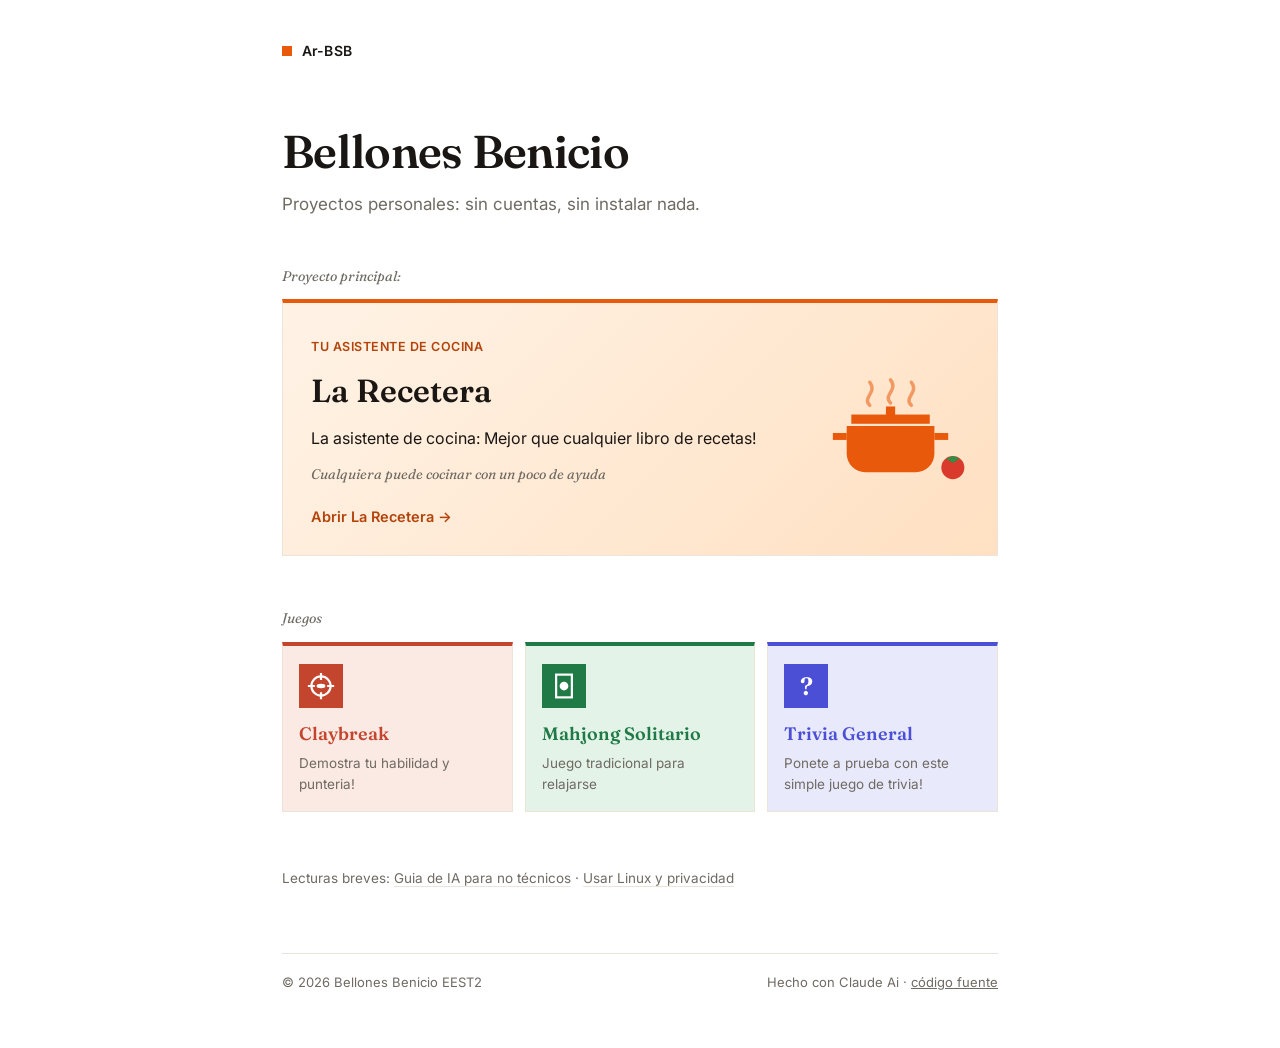
<file: index.html>
<!DOCTYPE html>
<html lang="es">
<head>
<meta charset="UTF-8">
<meta name="viewport" content="width=device-width, initial-scale=1">
<title>Bellones Expo</title>
<meta name="description" content="Proyectos personales que corren enteros en el navegador: un asistente de cocina con IA y algunos juegos. Alojado en GitHub Pages.">
<link rel="icon" href="data:image/svg+xml,%3Csvg xmlns='http://www.w3.org/2000/svg' viewBox='0 0 32 32'%3E%3Crect width='32' height='32' rx='7' fill='%231a1613'/%3E%3Crect x='9' y='9' width='14' height='14' fill='%23e8590c'/%3E%3C/svg%3E">
<link rel="canonical" href="https://ar-bsb.github.io/">
<meta property="og:type" content="website">
<meta property="og:site_name" content="Bellones">
<meta property="og:title" content="Bellones 2026">
<meta property="og:description" content="Proyectos personales que corren enteros en el navegador: un asistente de cocina con IA y algunos juegos. Alojado en GitHub Pages.">
<meta property="og:url" content="https://ar-bsb.github.io/">
<meta property="og:locale" content="es_AR">
<meta name="twitter:card" content="summary">
<meta name="twitter:title" content="Bellones 2026">
<meta name="twitter:description" content="Proyectos personales que corren enteros en el navegador: un asistente de cocina con IA y algunos juegos. Alojado en GitHub Pages.">
<link rel="stylesheet" href="site.css">
<link rel="preconnect" href="https://fonts.googleapis.com">
<link rel="preconnect" href="https://fonts.gstatic.com" crossorigin>
<link href="https://fonts.googleapis.com/css2?family=Fraunces:ital,opsz,wght@0,9..144,600;1,9..144,500&family=Inter:wght@400;500;600&display=swap" rel="stylesheet">
</head>
<body class="home">
<div class="page">

  <div class="topline"><span class="mark"></span><strong>Ar-BSB</strong></div>

  <main>
    <h1>Bellones Benicio </h1>
    <p class="lead">Proyectos personales: sin cuentas, sin instalar nada.</p>

    <p class="eyebrow">Proyecto principal: </p>
    <a class="feature" href="recetera.html">
      <div class="feature-text">
        <span class="tag">Tu asistente de cocina</span>
        <h2>La Recetera</h2>
        <p>La asistente de cocina: Mejor que cualquier libro de recetas!</p>
        <p class="note">Cualquiera puede cocinar con un poco de ayuda</p>
        <span class="cta">Abrir La Recetera →</span>
      </div>
      <svg class="feature-art" viewBox="0 0 130 100" aria-hidden="true">
        <path class="steam" d="M44 28c-7-7 7-11 0-20M62 26c-7-7 7-11 0-20M80 28c-7-7 7-11 0-20"/>
        <rect class="pot" x="28" y="36" width="68" height="8"/><rect class="pot" x="58" y="29" width="8" height="8"/>
        <path class="pot" d="M24 46h76v24a16 16 0 0 1-16 16H40a16 16 0 0 1-16-16z"/>
        <rect class="pot" x="12" y="52" width="12" height="6"/><rect class="pot" x="100" y="52" width="12" height="6"/>
        <circle class="tomato" cx="116" cy="82" r="10"/><path class="leaf" d="M110 74l6 4 6-4-6-2z"/>
      </svg>
    </a>

    <p class="eyebrow">Juegos</p>
    <div class="games">
      <a class="game g-clay" href="claybreak.html">
        <span class="game-icon"><svg viewBox="0 0 32 32" aria-hidden="true"><circle cx="16" cy="16" r="11" fill="none" stroke="currentColor" stroke-width="2.5"/><path d="M16 1v8M16 23v8M1 16h8M23 16h8" fill="none" stroke="currentColor" stroke-width="2.5"/><ellipse cx="16" cy="16" rx="5" ry="2.5"/></svg></span>
        <h3>Claybreak</h3><p>Demostra tu habilidad y punteria!</p></a>
      <a class="game g-jade" href="mahjong.html">
        <span class="game-icon"><svg viewBox="0 0 32 32" aria-hidden="true"><rect x="7" y="3" width="18" height="26" fill="none" stroke="currentColor" stroke-width="2.5"/><circle cx="16" cy="16" r="5"/></svg></span>
        <h3>Mahjong Solitario</h3><p>Juego tradicional para relajarse </p></a>
      <a class="game g-indigo" href="trivia.html">
        <span class="game-icon"><svg viewBox="0 0 32 32" aria-hidden="true"><text x="16" y="26" font-size="28" text-anchor="middle" font-family="Fraunces, Georgia, serif" font-weight="600" fill="currentColor">?</text></svg></span>
        <h3>Trivia General</h3><p>Ponete a prueba con este simple juego de trivia!</p></a>
    </div>

    <p class="reading">Lecturas breves: <a href="guia-ia.html">Guia de IA para no técnicos</a> · <a href="guia-linux.html">Usar Linux y privacidad</a></p>
  </main>

  <footer class="foot">
    <span>© 2026 Bellones Benicio EEST2</span>
    <span>Hecho con Claude Ai · <a href="https://github.com/Ar-BSB/Ar-BSB.github.io">código fuente</a></span>
  </footer>

</div>
</body>
</html>
</file>
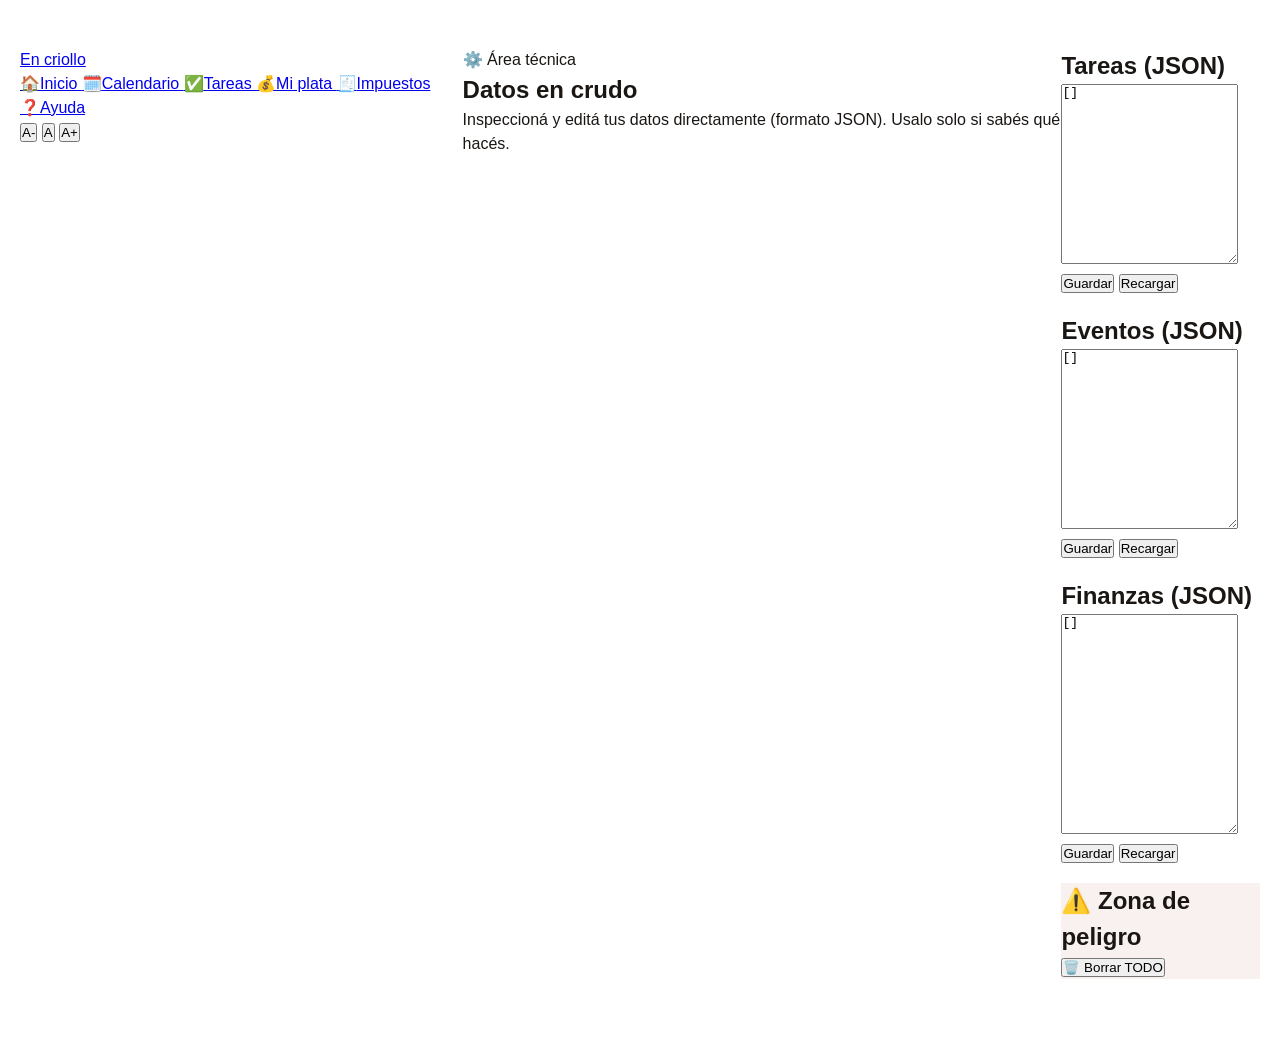
<file: admin.html>
<!DOCTYPE html>
<html lang="es-AR" class="fs-normal">
<head>
<meta charset="UTF-8">
<meta name="viewport" content="width=device-width, initial-scale=1.0">
<title>Admin — En criollo</title>
<link rel="stylesheet" href="style.css">
</head>
<body>

<div id="app-nav" class="app-nav"></div>

<section class="page-header">
  <div class="wrap">
    <p class="eyebrow">⚙️ Área técnica</p>
    <h1>Datos en crudo</h1>
    <p>Inspeccioná y editá tus datos directamente (formato JSON). Usalo solo si sabés qué hacés.</p>
  </div>
</section>

<section class="section">
  <div class="wrap">

    <div class="card" style="margin-bottom:18px;">
      <h2>Tareas (JSON)</h2>
      <textarea id="editor-tareas" style="font-family:monospace; font-size:0.82rem; min-height:180px;"></textarea>
      <div class="form-actions">
        <button class="btn btn-primary" id="btn-guardar-tareas">Guardar</button>
        <button class="btn btn-ghost" id="btn-recargar-tareas">Recargar</button>
      </div>
      <p id="msg-tareas" style="font-size:0.82rem; margin-top:6px;"></p>
    </div>

    <div class="card" style="margin-bottom:18px;">
      <h2>Eventos (JSON)</h2>
      <textarea id="editor-eventos" style="font-family:monospace; font-size:0.82rem; min-height:180px;"></textarea>
      <div class="form-actions">
        <button class="btn btn-primary" id="btn-guardar-eventos">Guardar</button>
        <button class="btn btn-ghost" id="btn-recargar-eventos">Recargar</button>
      </div>
      <p id="msg-eventos" style="font-size:0.82rem; margin-top:6px;"></p>
    </div>

    <div class="card" style="margin-bottom:18px;">
      <h2>Finanzas (JSON)</h2>
      <textarea id="editor-finanzas" style="font-family:monospace; font-size:0.82rem; min-height:220px;"></textarea>
      <div class="form-actions">
        <button class="btn btn-primary" id="btn-guardar-finanzas">Guardar</button>
        <button class="btn btn-ghost" id="btn-recargar-finanzas">Recargar</button>
      </div>
      <p id="msg-finanzas" style="font-size:0.82rem; margin-top:6px;"></p>
    </div>

    <div class="card" style="background:rgba(177,74,50,0.08); border-left:3px solid var(--rust);">
      <h2 style="color:var(--rust);">⚠️ Zona de peligro</h2>
      <button class="btn btn-danger" id="btn-limpiar-todo">🗑️ Borrar TODO</button>
    </div>

  </div>
</section>

<script src="core.js"></script>
<script src="nav.js"></script>
<script src="pages.js"></script>
</body>
</html>
</file>
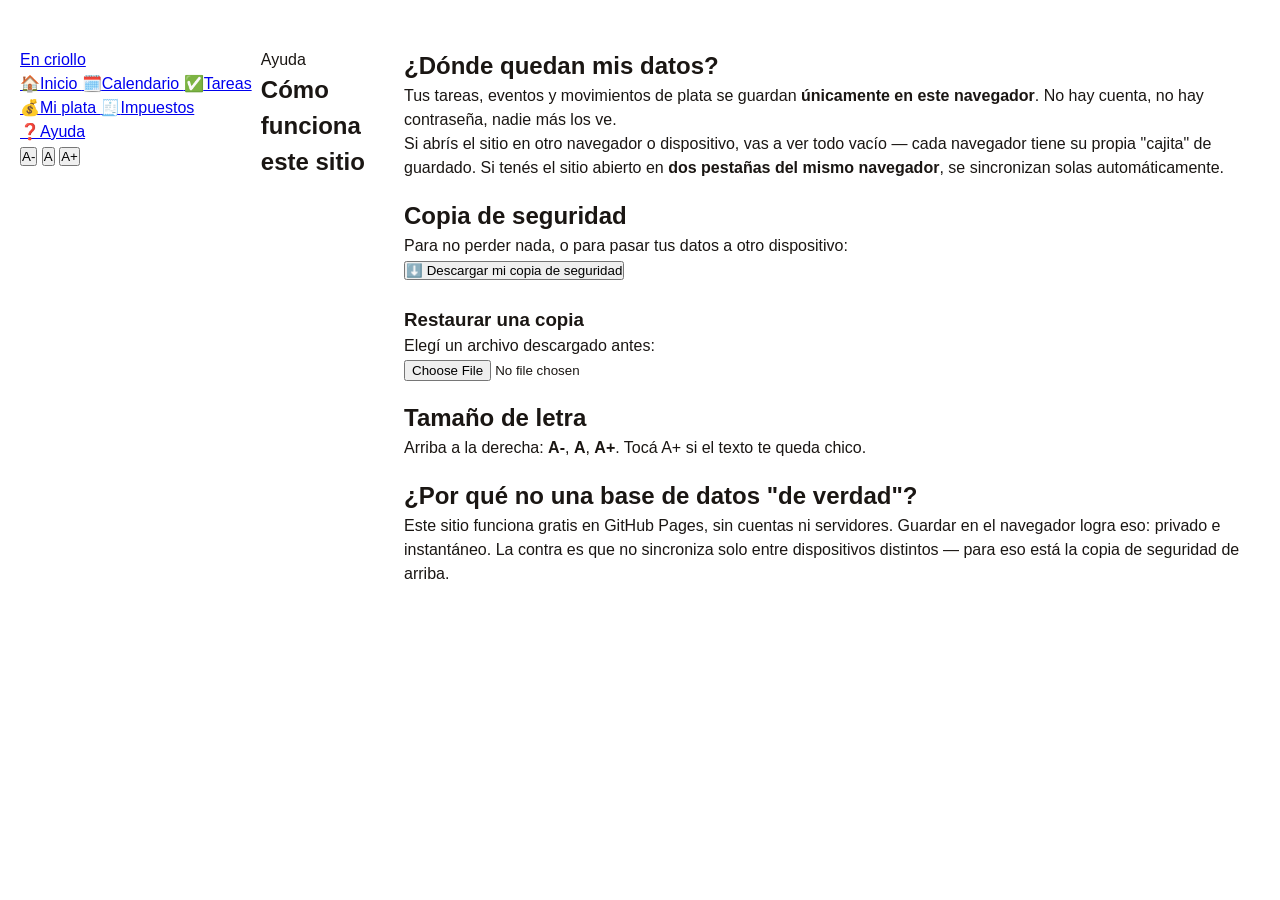
<file: ayuda.html>
<!DOCTYPE html>
<html lang="es-AR" class="fs-normal">
<head>
<meta charset="UTF-8">
<meta name="viewport" content="width=device-width, initial-scale=1.0">
<title>Ayuda — En criollo</title>
<link rel="stylesheet" href="style.css">
</head>
<body>

<div id="app-nav" class="app-nav"></div>

<section class="page-header">
  <div class="wrap narrow">
    <p class="eyebrow">Ayuda</p>
    <h1>Cómo funciona este sitio</h1>
  </div>
</section>

<section class="section">
  <div class="wrap narrow">

    <div class="card" style="margin-bottom:18px;">
      <h2>¿Dónde quedan mis datos?</h2>
      <p>Tus tareas, eventos y movimientos de plata se guardan <strong>únicamente en este navegador</strong>. No hay cuenta, no hay contraseña, nadie más los ve.</p>
      <p>Si abrís el sitio en otro navegador o dispositivo, vas a ver todo vacío — cada navegador tiene su propia "cajita" de guardado. Si tenés el sitio abierto en <strong>dos pestañas del mismo navegador</strong>, se sincronizan solas automáticamente.</p>
    </div>

    <div class="card" style="margin-bottom:18px;">
      <h2>Copia de seguridad</h2>
      <p>Para no perder nada, o para pasar tus datos a otro dispositivo:</p>
      <button class="btn btn-primary" id="btn-exportar">⬇️ Descargar mi copia de seguridad</button>
      <h3 style="margin-top:24px;">Restaurar una copia</h3>
      <p>Elegí un archivo descargado antes:</p>
      <input type="file" id="input-importar" accept="application/json">
      <p id="importar-mensaje" style="margin-top:8px; font-size:0.88rem; color:var(--text-mute);"></p>
    </div>

    <div class="card" style="margin-bottom:18px;">
      <h2>Tamaño de letra</h2>
      <p>Arriba a la derecha: <strong>A-</strong>, <strong>A</strong>, <strong>A+</strong>. Tocá A+ si el texto te queda chico.</p>
    </div>

    <div class="card">
      <h2>¿Por qué no una base de datos "de verdad"?</h2>
      <p>Este sitio funciona gratis en GitHub Pages, sin cuentas ni servidores. Guardar en el navegador logra eso: privado e instantáneo. La contra es que no sincroniza solo entre dispositivos distintos — para eso está la copia de seguridad de arriba.</p>
    </div>

  </div>
</section>

<script src="core.js"></script>
<script src="nav.js"></script>
<script src="pages.js"></script>
</body>
</html>
</file>
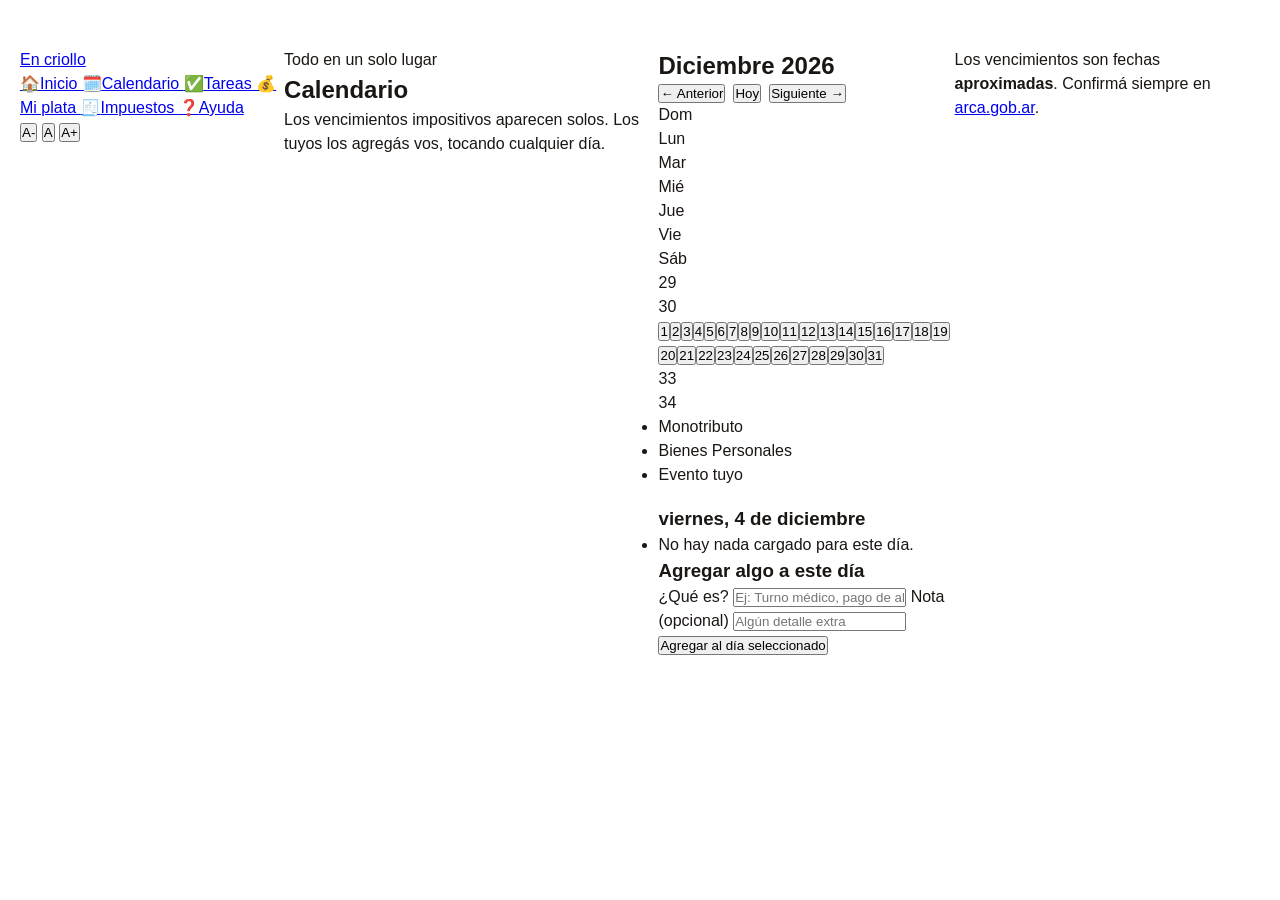
<file: calendario.html>
<!DOCTYPE html>
<html lang="es-AR" class="fs-normal">
<head>
<meta charset="UTF-8">
<meta name="viewport" content="width=device-width, initial-scale=1.0">
<title>Calendario — En criollo</title>
<link rel="stylesheet" href="style.css">
</head>
<body>

<div id="app-nav" class="app-nav"></div>

<section class="page-header">
  <div class="wrap">
    <p class="eyebrow">Todo en un solo lugar</p>
    <h1>Calendario</h1>
    <p>Los vencimientos impositivos aparecen solos. Los tuyos los agregás vos, tocando cualquier día.</p>
  </div>
</section>

<section class="section">
  <div class="wrap">
    <div class="card">
      <div class="cal-nav">
        <h2 id="cal-titulo">—</h2>
        <div style="display:flex; gap:8px;">
          <button class="btn btn-ghost btn-sm" id="cal-prev">← Anterior</button>
          <button class="btn btn-ghost btn-sm" id="cal-hoy">Hoy</button>
          <button class="btn btn-ghost btn-sm" id="cal-next">Siguiente →</button>
        </div>
      </div>
      <div class="cal-grid" id="cal-grid"></div>
      <ul class="legend">
        <li><span class="dot dot-mono"></span> Monotributo</li>
        <li><span class="dot dot-bp"></span> Bienes Personales</li>
        <li><span class="dot dot-personal"></span> Evento tuyo</li>
      </ul>
    </div>

    <div class="two-col" style="margin-top:18px;">
      <div class="card">
        <h3 id="panel-dia-titulo">—</h3>
        <ul class="list" id="panel-dia-lista"></ul>
      </div>
      <div class="card">
        <h3>Agregar algo a este día</h3>
        <form id="form-evento">
          <label for="evento-titulo">¿Qué es?</label>
          <input type="text" id="evento-titulo" placeholder="Ej: Turno médico, pago de alquiler..." required>
          <label for="evento-nota">Nota (opcional)</label>
          <input type="text" id="evento-nota" placeholder="Algún detalle extra">
          <div class="form-actions">
            <button type="submit" class="btn btn-primary">Agregar al día seleccionado</button>
          </div>
        </form>
      </div>
    </div>
  </div>
</section>

<footer class="footer">
  <div class="wrap">
    <p>Los vencimientos son fechas <strong>aproximadas</strong>. Confirmá siempre en <a href="https://www.arca.gob.ar" target="_blank" rel="noopener">arca.gob.ar</a>.</p>
  </div>
</footer>

<script src="core.js"></script>
<script src="nav.js"></script>
<script src="data.js"></script>
<script src="pages.js"></script>
</body>
</html>
</file>
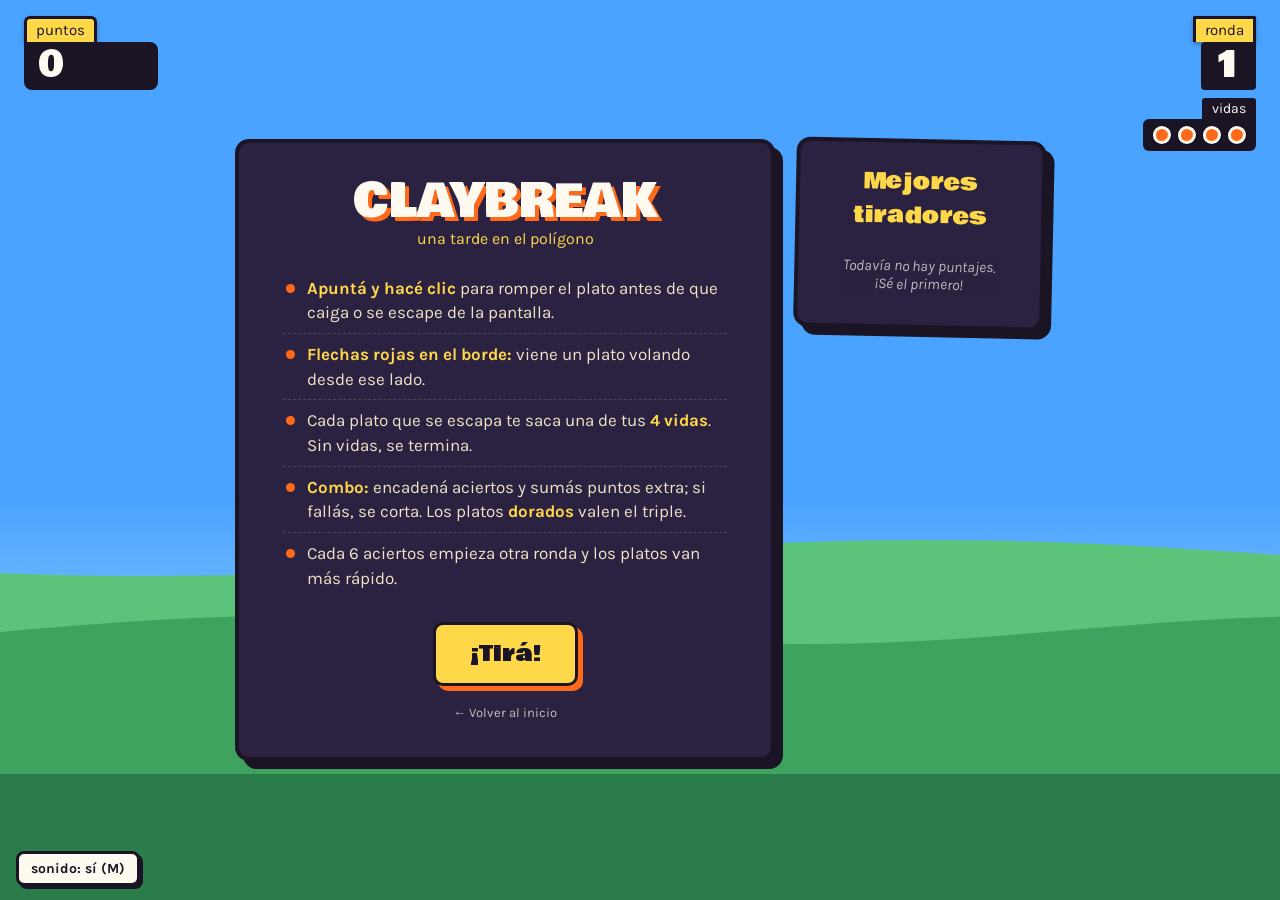
<file: claybreak.html>
<!DOCTYPE html>
<html lang="es">
<head>
<meta charset="UTF-8">
<meta name="viewport" content="width=device-width, initial-scale=1, viewport-fit=cover">
<title>Claybreak — tiro al plato en el navegador</title>
<meta name="description" content="Claybreak: rompé los platos antes de que se escapen. Combos, rondas cada vez más rápidas y tabla de mejores tiradores.">
<link rel="icon" href="data:image/svg+xml,%3Csvg xmlns='http://www.w3.org/2000/svg' viewBox='0 0 32 32'%3E%3Crect width='32' height='32' rx='7' fill='%231a1613'/%3E%3Crect x='9' y='9' width='14' height='14' fill='%23e8590c'/%3E%3C/svg%3E">
<link rel="canonical" href="https://ar-bsb.github.io/claybreak.html">
<meta property="og:type" content="website">
<meta property="og:site_name" content="Ar-BSB">
<meta property="og:title" content="Claybreak — tiro al plato en el navegador">
<meta property="og:description" content="Claybreak: rompé los platos antes de que se escapen. Combos, rondas cada vez más rápidas y tabla de mejores tiradores.">
<meta property="og:url" content="https://ar-bsb.github.io/claybreak.html">
<meta property="og:locale" content="es_AR">
<meta name="twitter:card" content="summary">
<meta name="twitter:title" content="Claybreak — tiro al plato en el navegador">
<meta name="twitter:description" content="Claybreak: rompé los platos antes de que se escapen. Combos, rondas cada vez más rápidas y tabla de mejores tiradores.">
<link rel="preconnect" href="https://fonts.googleapis.com">
<link rel="preconnect" href="https://fonts.gstatic.com" crossorigin>
<link href="https://fonts.googleapis.com/css2?family=Bowlby+One&family=Karla:wght@400;500;700&display=swap" rel="stylesheet">
<style>
  :root{
    --sky-top:#4aa3ff;
    --sky-bot:#bfe9ff;
    --clay:#ff6a1a;
    --clay-dark:#1a1424;
    --ink:#1a1424;
    --wood:#2b2140;
    --wood-dark:#1a1424;
    --brass:#ffc928;
    --brass-bright:#ffd84a;
    --danger:#ff3d5a;
    --paper:#fffaf0;
  }
  *{box-sizing:border-box; margin:0; padding:0;}
  html,body{
    height:100%; width:100%; overflow:hidden;
    background:#000;
    font-family:'Karla',sans-serif;
    -webkit-user-select:none; user-select:none;
  }
  #game{
    position:relative; width:100vw; height:100vh;
    background:linear-gradient(to bottom, var(--sky-top) 0%, var(--sky-top) 55%, var(--sky-bot) 100%);
  }
  canvas{
    position:absolute; top:0; left:0; width:100%; height:100%; display:block;
  }
  #crosshair{
    position:absolute; width:54px; height:54px; pointer-events:none;
    transform:translate(-50%,-50%);
    z-index:50;
  }
  #game.playing{ cursor:none; }
  #crosshair{ display:none; }
  #game.playing #crosshair{ display:block; }
  #hud{
    position:absolute; top:0; left:0; width:100%;
    display:flex; justify-content:space-between; align-items:flex-start;
    padding:16px 24px; z-index:20; pointer-events:none;
    color:var(--paper);
  }
  .hud-block{ display:flex; flex-direction:column; gap:0; }
  .hud-tag{
    display:inline-block; font-family:'Karla',sans-serif; font-size:15px; font-weight:400;
    color:var(--wood-dark); background:var(--brass-bright);
    padding:2px 9px 3px; border-radius:2px 2px 0 0; width:fit-content;
    box-shadow:0 2px 4px rgba(0,0,0,.3);
  }
  .hud-value{
    font-family:'Bowlby One',sans-serif; font-size:38px; line-height:1;
    background:rgba(36,26,16,.55); padding:6px 14px 8px; border-radius:0 4px 4px 4px;
    text-shadow:2px 2px 0 rgba(0,0,0,.35);
  }
  #lives-label{ font-family:'Karla',sans-serif; font-size:14px; color:var(--paper); background:rgba(36,26,16,.55);
    padding:2px 10px; border-radius:3px 3px 0 0; margin-top:8px; width:fit-content; }
  #lives{ display:flex; gap:7px; background:rgba(36,26,16,.55); padding:7px 10px; border-radius:4px 0 4px 4px; }
  .life-dot{
    width:18px; height:18px; border-radius:48% 52% 51% 49%/52% 48% 53% 47%;
    background:var(--clay); border:2px solid var(--clay-dark);
    box-shadow:0 1px 2px rgba(0,0,0,.4);
  }
  .life-dot.lost{ background:transparent; border-color:rgba(241,230,200,.35); box-shadow:none; }
  #combo{
    font-family:'Karla',sans-serif; font-size:20px; font-weight:500; color:var(--brass-bright);
    opacity:0; transition:opacity .15s; margin-top:6px; width:fit-content;
    background:rgba(36,26,16,.55); padding:3px 12px; border-radius:3px;
  }
  #combo.show{ opacity:1; }

  #center-msg{
    position:absolute; top:0; left:0; width:100%; height:100%;
    display:flex; flex-direction:column; align-items:center; justify-content:center;
    z-index:60; text-align:center; padding:20px;
  }
  .panel{
    position:relative;
    background:
      repeating-linear-gradient(95deg, rgba(0,0,0,.05) 0 2px, transparent 2px 26px),
      linear-gradient(160deg, var(--wood) 0%, var(--wood-dark) 100%);
    border-radius:3px;
    padding:34px 44px 30px;
    color:var(--paper);
    box-shadow:0 16px 34px rgba(0,0,0,.55), inset 0 0 0 2px rgba(0,0,0,.25);
    max-width:540px;
  }
  .panel::before{
    content:''; position:absolute; inset:9px;
    border:1px solid rgba(230,190,120,.28);
    pointer-events:none;
  }
  .nail{ position:absolute; width:8px; height:8px; border-radius:50%;
    background:radial-gradient(circle at 35% 30%, #e8c583, var(--brass) 60%, #7a5420);
    box-shadow:0 1px 2px rgba(0,0,0,.5); z-index:2;
  }
  h1.title{
    font-family:'Bowlby One',sans-serif; font-weight:400; font-size:50px; letter-spacing:.01em;
    color:var(--paper);
    text-shadow:3px 3px 0 var(--clay-dark), 0 0 26px rgba(0,0,0,.4);
    margin-bottom:4px;
  }
  .subtitle{
    font-family:'Karla',sans-serif; font-size:16px; font-weight:400; color:var(--brass-bright);
    margin-bottom:20px;
  }
  .rules{ list-style:none; font-size:17px; line-height:1.45; margin-bottom:24px; text-align:left; color:#efe4c6; }
  .rules li{ position:relative; padding:8px 0 8px 24px; border-bottom:1px dashed rgba(241,230,200,.18); }
  .rules li:last-child{ border-bottom:none; }
  .rules li::before{ content:''; position:absolute; left:3px; top:16px; width:9px; height:9px; border-radius:50%; background:var(--brass-bright); }
  .rules b{ color:var(--brass-bright); font-weight:700; }
  button.playbtn{
    cursor:pointer; font-family:'Bowlby One',sans-serif; font-weight:400; font-size:22px;
    padding:12px 38px 15px; background:linear-gradient(180deg, var(--clay) 0%, #a2481a 100%);
    color:var(--paper);
    border:none; border-bottom:5px solid var(--clay-dark); border-radius:3px 8px 3px 8px;
    box-shadow:0 3px 0 rgba(0,0,0,.2);
    transition:transform .08s, filter .15s;
  }
  button.playbtn:hover, #nameEntry button:hover{ filter:brightness(1.15); transform:translateY(-2px); }
  button.playbtn:active{ transform:translateY(3px); border-bottom-width:2px; }
  button:focus-visible{ outline:3px solid var(--brass-bright); outline-offset:3px; }
  .stat-row{ display:flex; justify-content:space-around; margin:20px 0 26px; }
  .stat{ display:flex; flex-direction:column; align-items:center; }
  .stat .num{ font-family:'Bowlby One',sans-serif; font-size:34px; color:var(--brass-bright); }
  .stat .lab{ font-family:'Karla',sans-serif; font-size:14px; opacity:.9; margin-top:2px; }
  .hide{ display:none !important; }
  #startWrap{ display:flex; gap:20px; align-items:flex-start; }
  #leaderPanel{
    position:relative;
    background:
      repeating-linear-gradient(95deg, rgba(0,0,0,.05) 0 2px, transparent 2px 26px),
      linear-gradient(160deg, var(--wood) 0%, var(--wood-dark) 100%);
    border-radius:3px;
    padding:22px 24px; color:var(--paper); width:250px; text-align:left;
    max-height:420px; overflow:auto;
    box-shadow:0 16px 34px rgba(0,0,0,.55), inset 0 0 0 2px rgba(0,0,0,.25);
  }
  #leaderPanel h2{
    font-family:'Bowlby One',sans-serif; font-weight:400; font-size:22px; color:var(--brass-bright);
    margin-bottom:14px; text-align:center;
  }
  .lb-row{ display:flex; align-items:baseline; gap:8px; font-size:16px; padding:7px 0; border-bottom:1px dashed rgba(241,230,200,.2); }
  .lb-row .rank{ font-family:'Bowlby One',sans-serif; color:var(--brass-bright); width:20px; font-size:15px; }
  .lb-row .nm{ flex:1; overflow:hidden; text-overflow:ellipsis; white-space:nowrap; color:#efe4c6; }
  .lb-row .sc{ font-weight:700; color:var(--paper); }
  .lb-empty{ font-size:15px; opacity:.7; text-align:center; padding:10px 0; font-style:italic; }
  #nameEntry{ margin-top:14px; text-align:center; }
  #nameEntry input{
    font-family:'Karla',sans-serif; font-size:15px; padding:8px 10px; width:68%; border-radius:2px;
    border:2px solid var(--brass); background:var(--paper); color:var(--ink); text-align:center;
  }
  #nameEntry button{
    cursor:pointer; font-family:'Bowlby One',sans-serif; font-weight:400; font-size:15px; margin-top:10px;
    padding:8px 22px 10px; background:linear-gradient(180deg,var(--brass-bright),var(--brass)); color:var(--ink); border:none;
    border-bottom:4px solid #8a621f; border-radius:2px 6px 2px 6px;
  }
  .newbest{ font-family:'Karla',sans-serif; color:var(--brass-bright); font-size:15px; margin-bottom:8px; }

  #hit-flash{
    position:absolute; inset:0; background:rgba(255,255,255,.0);
    pointer-events:none; z-index:15;
  }
  #mobile-note{
    display:none; position:absolute; bottom:12px; width:100%; text-align:center;
    font-family:'Karla',sans-serif; font-size:15px; color:var(--paper);
    text-shadow:0 1px 3px rgba(0,0,0,.7); z-index:20; pointer-events:none;
  }
  @media (hover:none){ #mobile-note{ display:block; } }
  .panel, #leaderPanel{ background:var(--wood); border:4px solid var(--ink); border-radius:14px; box-shadow:8px 8px 0 var(--ink); }
  .panel::before{ display:none; }
  #leaderPanel{ transform:rotate(1.2deg); }
  h1.title{ font-size:46px; line-height:1.05; letter-spacing:0; text-shadow:4px 4px 0 var(--clay); }
  .rules li::before{ background:var(--clay); }
  .hud-tag{ border:3px solid var(--ink); border-bottom:none; border-radius:6px 6px 0 0; }
  .hud-value{ font-size:34px; background:var(--ink); border-radius:0 8px 8px 8px; text-shadow:none; }
  #lives-label{ background:var(--ink); }
  #lives{ background:var(--ink); border-radius:6px 0 6px 6px; }
  #combo{ background:var(--ink); border-radius:6px; font-family:'Bowlby One',sans-serif; font-size:18px; font-weight:400; }
  .life-dot{ background:var(--clay); border:3px solid var(--paper); }
  .life-dot.lost{ background:transparent; border-color:rgba(255,250,240,.3); }
  button.playbtn{ background:var(--brass-bright); color:var(--ink); border:3px solid var(--ink); border-radius:10px; box-shadow:5px 5px 0 var(--clay); padding:12px 34px; }
  button.playbtn:hover{ transform:translate(-2px,-2px); box-shadow:7px 7px 0 var(--clay); filter:none; }
  button.playbtn:active{ transform:translate(4px,4px); box-shadow:1px 1px 0 var(--clay); }
  #nameEntry button{ border:3px solid var(--ink); border-radius:8px; box-shadow:4px 4px 0 var(--clay); background:var(--brass-bright); }
  #nameEntry button:hover{ filter:none; transform:translate(-1px,-1px); }
  #nameEntry input{ border:3px solid var(--brass-bright); border-radius:8px; }
  .lb-row:nth-child(-n+3) .rank{ color:var(--clay); }
  #muteBtn{ position:absolute; left:16px; bottom:14px; z-index:70; cursor:pointer; font-family:'Karla',sans-serif; font-weight:700; font-size:14px; padding:6px 12px; background:var(--paper); color:var(--ink); border:3px solid var(--ink); border-radius:8px; box-shadow:3px 3px 0 var(--ink); }
</style>
<link rel="stylesheet" href="site.css">
</head>
<body>
<div id="game">
  <canvas id="c"></canvas>
  <div id="hit-flash"></div>

  <div id="hud">
    <div class="hud-block">
      <div class="hud-tag">puntos</div>
      <div class="hud-value" id="scoreVal">0</div>
      <div id="combo">combo &times;1</div>
    </div>
    <div class="hud-block" style="align-items:flex-end;">
      <div class="hud-tag" style="border-radius:2px 2px 0 0;">ronda</div>
      <div class="hud-value" id="roundVal" style="border-radius:4px 0 4px 4px;">1</div>
      <div id="lives-label">vidas</div>
      <div id="lives"></div>
    </div>
  </div>

  <div id="center-msg">
    <div id="startWrap">
      <div class="panel" id="startPanel">
        <h1 class="title">CLAYBREAK</h1>
        <div class="subtitle">una tarde en el polígono</div>
        <ul class="rules">
          <li><b>Apuntá y hacé clic</b> para romper el plato antes de que caiga o se escape de la pantalla.</li>
          <li><b>Flechas rojas en el borde:</b> viene un plato volando desde ese lado.</li>
          <li>Cada plato que se escapa te saca una de tus <b><span id="maxLives">4</span> vidas</b>. Sin vidas, se termina.</li>
          <li><b>Combo:</b> encadená aciertos y sumás puntos extra; si fallás, se corta. Los platos <b>dorados</b> valen el triple.</li>
          <li>Cada 6 aciertos empieza otra ronda y los platos van más rápido.</li>
        </ul>
        <button class="playbtn" id="startBtn">¡Tirá!</button>
        <a class="home-link" href="index.html" style="display:block;text-align:center;margin:14px 0 0">← Volver al inicio</a>
      </div>
      <div id="leaderPanel">
        <h2>Mejores tiradores</h2>
        <div id="lbList"></div>
      </div>
    </div>
    <div class="panel hide" id="overPanel">
      <h1 class="title" style="font-size:38px;">Fin de la ronda</h1>
      <div class="stat-row">
        <div class="stat"><div class="num" id="finalScore">0</div><div class="lab">puntos</div></div>
        <div class="stat"><div class="num" id="finalHits">0</div><div class="lab">aciertos</div></div>
        <div class="stat"><div class="num" id="finalBest">0</div><div class="lab">mejor combo</div></div>
      </div>
      <div id="nameEntry" class="hide">
        <div class="newbest">entraste al top 10: dejá tu nombre en la tabla</div>
        <input type="text" id="nameInput" maxlength="14" placeholder="tu nombre">
        <br>
        <button id="saveNameBtn">Guardar puntaje</button>
      </div>
      <button class="playbtn" id="menuBtn" style="margin-top:16px;">Menú principal</button>
      <a class="home-link" href="index.html" style="display:block;text-align:center;margin:14px 0 0">← Volver al inicio</a>
    </div>
  </div>

  <svg id="crosshair" viewBox="0 0 54 54">
    <circle cx="27" cy="27" r="18" fill="none" stroke="#1c2b24" stroke-width="4" opacity="0.35"/>
    <circle cx="27" cy="27" r="18" fill="none" stroke="#f3ecd8" stroke-width="2"/>
    <line x1="27" y1="2" x2="27" y2="16" stroke="#f3ecd8" stroke-width="2"/>
    <line x1="27" y1="38" x2="27" y2="52" stroke="#f3ecd8" stroke-width="2"/>
    <line x1="2" y1="27" x2="16" y2="27" stroke="#f3ecd8" stroke-width="2"/>
    <line x1="38" y1="27" x2="52" y2="27" stroke="#f3ecd8" stroke-width="2"/>
    <circle cx="27" cy="27" r="2.5" fill="var(--danger)"/>
  </svg>

  <button id="muteBtn">sonido: sí (M)</button>
  <div id="mobile-note">tocá la pantalla para disparar</div>
</div>

<script>
(function(){
  const canvas = document.getElementById('c');
  const ctx = canvas.getContext('2d');
  const crosshair = document.getElementById('crosshair');
  const hitFlash = document.getElementById('hit-flash');
  const scoreVal = document.getElementById('scoreVal');
  const roundVal = document.getElementById('roundVal');
  const livesEl = document.getElementById('lives');
  const comboEl = document.getElementById('combo');
  const startPanel = document.getElementById('startPanel');
  const overPanel = document.getElementById('overPanel');
  const startBtn = document.getElementById('startBtn');
  const menuBtn = document.getElementById('menuBtn');
  const lbList = document.getElementById('lbList');
  const nameEntry = document.getElementById('nameEntry');
  const nameInput = document.getElementById('nameInput');
  const saveNameBtn = document.getElementById('saveNameBtn');

  // ---------- leaderboard ----------
  const LB_KEY = 'claybreak_leaderboard';
  function getLB(){ try{ return JSON.parse(localStorage.getItem(LB_KEY))||[]; }catch(e){ return []; } }
  function setLB(list){ localStorage.setItem(LB_KEY, JSON.stringify(list)); }
  function renderLB(){
    const list = getLB();
    if(!list.length){ lbList.innerHTML = '<div class="lb-empty">Todavía no hay puntajes.<br>¡Sé el primero!</div>'; return; }
    lbList.innerHTML = list.map((e,i)=>`<div class="lb-row"><span class="rank">${i+1}.</span><span class="nm">${escapeHtml(e.name)}</span><span class="sc">${e.score}</span></div>`).join('');
  }
  function escapeHtml(s){ const d=document.createElement('div'); d.textContent=s; return d.innerHTML; }
  function qualifiesForLB(sc){
    const list = getLB();
    return sc > 0 && (list.length < 10 || sc > list[list.length-1].score);
  }
  function addToLB(name, sc){
    const list = getLB();
    list.push({name: name.slice(0,14) || 'ANON', score: sc});
    list.sort((a,b)=>b.score-a.score);
    setLB(list.slice(0,10));
    renderLB();
  }
  renderLB();

  let W, H, DPR;
  function resize(){
    DPR = Math.min(window.devicePixelRatio||1, 2);
    W = window.innerWidth; H = window.innerHeight;
    canvas.width = W*DPR; canvas.height = H*DPR;
    canvas.style.width = W+'px'; canvas.style.height = H+'px';
    ctx.setTransform(DPR,0,0,DPR,0,0);
  }
  window.addEventListener('resize', resize);
  resize();

  // ---------- audio (tiny synth, no assets needed) ----------
  let actx = null;
  function ac(){ if(!actx) actx = new (window.AudioContext||window.webkitAudioContext)(); if(actx.state==='suspended') actx.resume(); return actx; }
  function blast(){
    const a = ac();
    const dur = 0.28;
    const buf = a.createBuffer(1, a.sampleRate*dur, a.sampleRate);
    const d = buf.getChannelData(0);
    for(let i=0;i<d.length;i++){
      d[i] = (Math.random()*2-1) * Math.pow(1 - i/d.length, 2.2);
    }
    const src = a.createBufferSource(); src.buffer = buf;
    const filt = a.createBiquadFilter(); filt.type='lowpass'; filt.frequency.value=2200;
    const gain = a.createGain(); gain.gain.value = 0.5;
    src.connect(filt); filt.connect(gain); gain.connect(master());
    src.start();
  }
  function shatter(){
    const a = ac();
    for(let k=0;k<3;k++){
      const o = a.createOscillator(); const g = a.createGain();
      o.type='square';
      o.frequency.value = 900 + Math.random()*1400;
      g.gain.value = 0.06;
      o.connect(g); g.connect(master());
      const t0 = a.currentTime + k*0.02;
      g.gain.setValueAtTime(0.09, t0);
      g.gain.exponentialRampToValueAtTime(0.001, t0+0.15);
      o.start(t0); o.stop(t0+0.16);
    }
  }
  function missThud(){
    const a = ac();
    const o = a.createOscillator(); const g = a.createGain();
    o.type='sine'; o.frequency.value = 90;
    g.gain.value = 0.25;
    o.connect(g); g.connect(master());
    g.gain.exponentialRampToValueAtTime(0.001, a.currentTime+0.3);
    o.start(); o.stop(a.currentTime+0.3);
  }

  // ---------- sonido extra ----------
  let masterG = null, muted = false;
  function master(){
    ac();
    if(!masterG){ masterG = actx.createGain(); masterG.gain.value = muted?0:0.9; masterG.connect(actx.destination); }
    return masterG;
  }
  function tone(f, t0, dur, type, vol, f2){
    const a = ac(), o = a.createOscillator(), g = a.createGain();
    o.type = type; o.frequency.setValueAtTime(f, t0);
    if(f2) o.frequency.exponentialRampToValueAtTime(f2, t0+dur);
    g.gain.setValueAtTime(vol, t0); g.gain.exponentialRampToValueAtTime(0.001, t0+dur);
    o.connect(g); g.connect(master()); o.start(t0); o.stop(t0+dur+0.02);
  }
  function noise(t0, dur, freq, vol){
    const a = ac(), buf = a.createBuffer(1, a.sampleRate*dur, a.sampleRate), d = buf.getChannelData(0);
    for(let i=0;i<d.length;i++) d[i] = (Math.random()*2-1)*(1-i/d.length);
    const src = a.createBufferSource(), f = a.createBiquadFilter(), g = a.createGain();
    src.buffer = buf; f.type = 'bandpass'; f.frequency.value = freq; g.gain.value = vol;
    src.connect(f); f.connect(g); g.connect(master()); src.start(t0);
  }
  const now = ()=> ac().currentTime;
  function launch(){ noise(now(), 0.25, 1400, 0.25); }
  function warnBeep(){ const t = now(); tone(880,t,0.12,'square',0.07); tone(880,t+0.18,0.12,'square',0.07); }
  function ping(c){ tone(660*Math.pow(2,Math.min(c-1,12)/12), now(), 0.18, 'triangle', 0.12); }
  function roundJingle(){ const t = now(); [523,659,784,1047].forEach((f,i)=>tone(f,t+i*0.09,0.2,'square',0.07)); }
  function overJingle(){ const t = now(); [392,330,262,196].forEach((f,i)=>tone(f,t+i*0.2,0.35,'sawtooth',0.08)); }
  function uiTick(){ tone(1200, now(), 0.05, 'square', 0.04); }
  function uiClick(){ tone(500, now(), 0.09, 'square', 0.07, 250); }

  // música: bajo + bombo + hi-hat, sube el tempo con la ronda
  let musicTimer = null, step = 0, nextT = 0;
  const BASS = [110,0,110,0,131,0,98,0,110,0,110,0,147,0,131,0];
  function musicTick(){
    const a = ac(), sd = 60/(104+Math.min(round,10)*4)/2;
    while(nextT < a.currentTime+0.15){
      const f = BASS[step%16];
      if(f) tone(f, nextT, sd*0.9, 'triangle', 0.1);
      if(step%2===1) noise(nextT, 0.04, 7000, 0.05);
      if(step%4===0) tone(150, nextT, 0.1, 'sine', 0.12, 50);
      nextT += sd; step++;
    }
  }
  function stopMusic(){ if(musicTimer){ clearInterval(musicTimer); musicTimer = null; } }
  function musicStart(){ stopMusic(); step = 0; nextT = ac().currentTime+0.1; musicTimer = setInterval(musicTick, 50); }

  // ---------- state ----------
  const MAX_MISSES = 4;
  const WARN = 1.1;
  let banner = {text:'', life:0};
  let plates = [];
  let particles = [];
  let smoke = [];
  let warnings = [], popups = [], shake = 0;
  let score = 0, misses = 0, round = 1, combo = 0, bestCombo = 0, hits = 0;
  let running = false;
  let spawnTimer = 0, spawnInterval = 1500;
  let mouseX = W/2, mouseY = H/2;
  let flashTimer = 0, flashRGB = '255,255,255';

  function setMouse(x,y){
    mouseX = x; mouseY = y;
    crosshair.style.left = x+'px';
    crosshair.style.top = y+'px';
  }
  window.addEventListener('mousemove', e=> setMouse(e.clientX, e.clientY));
  window.addEventListener('touchmove', e=>{
    if(e.touches[0]) setMouse(e.touches[0].clientX, e.touches[0].clientY);
  }, {passive:true});

  function updateLivesUI(){
    livesEl.innerHTML = '';
    for(let i=0;i<MAX_MISSES;i++){
      const d = document.createElement('div');
      d.className = 'life-dot' + (i < misses ? ' lost' : '');
      livesEl.appendChild(d);
    }
  }

  function updateCombo(){
    comboEl.textContent = 'combo \u00d7' + combo;
    if(combo > 1){ comboEl.classList.add('show'); }
    else { comboEl.classList.remove('show'); }
  }

  // Plate: launched from a random point along bottom, arcs up under gravity
  function spawnPlate(){
    const speedMul = 1 + (round-1)*0.14;
    const sideChance = Math.min(0.1 + round*0.03, 0.4);
    if(Math.random() < sideChance){ spawnSidePlate(speedMul); return; }
    const gold = Math.random() < 0.1;
    const startX = W*0.1 + Math.random()*W*0.8;
    const dirSign = startX < W*0.5 ? 1 : -1;
    const vx = (dirSign * (40 + Math.random()*50)) * (0.6+Math.random()*0.8) * speedMul;
    const vy = -(650 + Math.random()*150) * Math.sqrt(speedMul);
    plates.push({
      x: startX, y: H+30,
      vx: vx, vy: vy,
      r: (34 - Math.min(round,10)*0.7)*(gold?0.8:1), gold,
      rot: Math.random()*Math.PI*2,
      vrot: (Math.random()-0.5)*6,
      alive:true, broken:false,
      color: Math.random()<0.5 ? '#ff6a1a' : '#f2540a',
      age:0
    });
    if(gold) plates[plates.length-1].color = '#ffc928';
    launch();
  }

  function spawnSidePlate(speedMul){
    const fromLeft = Math.random()<0.5;
    const y = H*0.25 + Math.random()*H*0.4;
    const vx = (fromLeft?1:-1) * (280+Math.random()*100) * speedMul;
    const p = {
      x: fromLeft? -40 : W+40, y: y,
      vx: vx, vy: -(60+Math.random()*140),
      r: 32 - Math.min(round,10)*0.6,
      rot:0, vrot:(Math.random()-0.5)*6,
      alive:true, broken:false, side:true,
      color: Math.random()<0.5 ? '#ff6a1a' : '#f2540a',
      age:0, delay:WARN
    };
    plates.push(p);
    // warning telegraph arrow
    warnings.push({fromLeft, y, life:WARN});
    warnBeep();
  }

  const G = 780;

  function update(dt){
    spawnTimer -= dt*1000;
    const maxPlates = Math.min(3 + Math.floor(round/3), 6);
    if(spawnTimer <= 0 && plates.length < maxPlates){
      spawnPlate();
      spawnTimer = spawnInterval * (0.7+Math.random()*0.6);
    }

    for(const p of plates){
      if(!p.alive) continue;
      if(p.delay>0){ p.delay -= dt; continue; }
      p.age += dt;
      p.x += p.vx*dt;
      p.y += p.vy*dt;
      p.vy += G*dt;
      p.rot += p.vrot*dt;
      const offBottom = p.y > H+60 && p.vy > 0;
      const offSide = p.side && (p.x < -70 || p.x > W+70) && p.age>0.3;
      if(offBottom || offSide){
        p.alive = false;
        if(!p.broken) registerMiss();
      }
    }
    plates = plates.filter(p=>p.alive);
    for(const w of warnings){ w.life -= dt; }
    warnings = warnings.filter(w=>w.life>0);

    for(const s of particles){ s.x+=s.vx*dt; s.y+=s.vy*dt; s.vy+=G*0.6*dt; s.life-=dt; }
    particles = particles.filter(s=>s.life>0);
    for(const q of popups){ q.y -= 70*dt; q.life -= dt; }
    popups = popups.filter(q=>q.life>0);
    shake = Math.max(0, shake-dt);

    for(const s of smoke){ s.x+=s.vx*dt; s.y+=s.vy*dt; s.life-=dt; s.r += dt*40; }
    smoke = smoke.filter(s=>s.life>0);

    banner.life -= dt;
    if(flashTimer>0){
      flashTimer -= dt;
      hitFlash.style.background = `rgba(${flashRGB},${Math.max(0,flashTimer*0.6)})`;
    }

    // round progression: every 6 hits, bump round & ramp difficulty harder
    if(hits > 0 && hits % 6 === 0 && Math.floor(hits/6)+1 > round){
      round = Math.floor(hits/6)+1;
      roundVal.textContent = round;
      banner = {text:'Ronda '+round, life:1.6}; roundJingle();
      spawnInterval = Math.max(550, 1700 - round*90);
    }
  }

  function registerMiss(){
    misses++;
    flashRGB = '200,40,30'; flashTimer = 0.3; shake = 0.3;
    combo = 0;
    updateCombo();
    updateLivesUI();
    missThud();
    if(misses >= MAX_MISSES){
      endGame();
    }
  }

  function draw(){
    ctx.clearRect(0,0,W,H);
    ctx.save();
    if(shake>0){ const m = shake*14; ctx.translate((Math.random()-.5)*m, (Math.random()-.5)*m); }

    // parallax hills
    ctx.fillStyle = '#5cc47a';
    ctx.beginPath();
    ctx.moveTo(0,H*0.62);
    for(let x=0;x<=W;x+=40){
      ctx.lineTo(x, H*0.62 + Math.sin(x*0.004+1)*18);
    }
    ctx.lineTo(W,H); ctx.lineTo(0,H); ctx.closePath();
    ctx.fill();

    ctx.fillStyle = '#3da35f';
    ctx.beginPath();
    ctx.moveTo(0,H*0.7);
    for(let x=0;x<=W;x+=40){
      ctx.lineTo(x, H*0.7 + Math.sin(x*0.006+3)*14);
    }
    ctx.lineTo(W,H); ctx.lineTo(0,H); ctx.closePath();
    ctx.fill();

    // ground
    ctx.fillStyle = '#2a7d4a';
    ctx.fillRect(0, H*0.86, W, H*0.14);

    // smoke puffs (muzzle-ish burst at broken plates)
    for(const s of smoke){
      ctx.globalAlpha = Math.max(0, s.life/0.6)*0.5;
      ctx.fillStyle = '#ffffff';
      ctx.beginPath(); ctx.arc(s.x,s.y,s.r,0,Math.PI*2); ctx.fill();
    }
    ctx.globalAlpha = 1;

    // side-spawn warnings: pulsing edge glow + chevrons pointing inward
    for(const w of warnings){
      const dir = w.fromLeft ? 1 : -1;
      const ex = w.fromLeft ? 0 : W;
      const pulse = 0.55 + 0.45*Math.abs(Math.sin(w.life*10));
      const glow = ctx.createRadialGradient(ex, w.y, 0, ex, w.y, 170);
      glow.addColorStop(0, `rgba(214,48,32,${0.75*pulse})`);
      glow.addColorStop(1, 'rgba(214,48,32,0)');
      ctx.fillStyle = glow;
      ctx.fillRect(w.fromLeft?0:W-170, w.y-170, 170, 340);
      ctx.lineJoin = 'round'; ctx.lineCap = 'round';
      const phase = Math.floor((WARN-w.life)*6) % 3;
      for(let i=0;i<3;i++){
        const cx = ex + dir*(30 + i*28);
        ctx.globalAlpha = (i===phase ? 1 : 0.4) * Math.min(1, w.life*5);
        ctx.beginPath();
        ctx.moveTo(cx - dir*9, w.y-22); ctx.lineTo(cx + dir*9, w.y); ctx.lineTo(cx - dir*9, w.y+22);
        ctx.strokeStyle = 'rgba(36,26,16,.85)'; ctx.lineWidth = 13; ctx.stroke();
        ctx.strokeStyle = '#ffd25a'; ctx.lineWidth = 7; ctx.stroke();
      }
      ctx.globalAlpha = 1;
    }

    // plates
    for(const p of plates){
      if(p.delay>0) continue;
      if(p.side){
        ctx.fillStyle = 'rgba(255,106,26,.3)';
        for(let k=1;k<=3;k++){
          ctx.beginPath();
          ctx.ellipse(p.x-p.vx*0.022*k, p.y-p.vy*0.022*k, p.r*(1-k*0.12), p.r*0.42*(1-k*0.12), 0, 0, Math.PI*2);
          ctx.fill();
        }
      }
      ctx.save();
      ctx.translate(p.x,p.y);
      ctx.rotate(p.rot);
      ctx.scale(1, 0.42);
      const grad = ctx.createRadialGradient(-p.r*0.3,-p.r*0.3,2, 0,0,p.r);
      grad.addColorStop(0, '#ffb36b');
      grad.addColorStop(1, p.color);
      ctx.fillStyle = grad;
      ctx.beginPath(); ctx.arc(0,0,p.r,0,Math.PI*2); ctx.fill();
      ctx.strokeStyle = '#1a1424'; ctx.lineWidth = 4;
      ctx.stroke();
      ctx.restore();
    }

    // shatter particles
    for(const s of particles){
      ctx.globalAlpha = Math.max(0,s.life/0.5);
      ctx.fillStyle = s.color;
      ctx.beginPath();
      ctx.save();
      ctx.translate(s.x,s.y); ctx.rotate(s.rot);
      ctx.fillRect(-s.size/2,-s.size/2,s.size,s.size);
      ctx.restore();
    }
    ctx.globalAlpha = 1;

    ctx.textAlign = 'center'; ctx.textBaseline = 'middle'; ctx.lineJoin = 'round';
    ctx.font = "26px 'Bowlby One', sans-serif"; ctx.lineWidth = 6;
    for(const q of popups){
      ctx.globalAlpha = Math.min(1, q.life*3);
      ctx.strokeStyle = '#1a1424'; ctx.strokeText(q.text, q.x, q.y);
      ctx.fillStyle = q.gold ? '#ffd84a' : '#fffaf0'; ctx.fillText(q.text, q.x, q.y);
    }
    ctx.globalAlpha = 1; ctx.textAlign = 'start';

    if(banner.life > 0){
      ctx.globalAlpha = Math.min(1, banner.life*2);
      ctx.font = "52px 'Bowlby One', sans-serif";
      ctx.textAlign = 'center'; ctx.textBaseline = 'middle';
      ctx.lineWidth = 8; ctx.lineJoin = 'round'; ctx.strokeStyle = 'rgba(36,26,16,.8)';
      ctx.strokeText(banner.text, W/2, H*0.3);
      ctx.fillStyle = '#f1e6c8';
      ctx.fillText(banner.text, W/2, H*0.3);
      ctx.globalAlpha = 1; ctx.textAlign = 'start';
    }
    ctx.restore();
  }

  function shootAt(x,y){
    blast();
    let hitOne = false;
    for(const p of plates){
      if(!p.alive || p.broken || p.delay>0) continue;
      const dy = (y-p.y)/0.42; // account for squashed ellipse
      const dx = x-p.x;
      const dist = Math.sqrt(dx*dx+dy*dy);
      if(dist < p.r+34){
        breakPlate(p);
        hitOne = true;
        break;
      }
    }
    if(!hitOne){
      flashRGB = '255,255,255'; flashTimer = 0.08;
    }
  }

  function breakPlate(p){
    p.broken = true; p.alive = false;
    hits++; combo++; bestCombo = Math.max(bestCombo, combo);
    const comboBonus = Math.min(combo-1, 8) * 5;
    const base = p.gold ? 300 : 100;
    score += base + comboBonus;
    popups.push({x:p.x, y:p.y-10, text:'+'+(base+comboBonus), life:0.8, gold:!!p.gold});
    shake = Math.max(shake, 0.12);
    scoreVal.textContent = score;
    updateCombo();
    shatter(); ping(combo);
    flashRGB = '255,255,255'; flashTimer = 0.12;

    for(let i=0;i<10;i++){
      const ang = Math.random()*Math.PI*2;
      const spd = 120+Math.random()*260;
      particles.push({
        x:p.x, y:p.y,
        vx:Math.cos(ang)*spd, vy:Math.sin(ang)*spd - 80,
        life:0.4+Math.random()*0.3,
        color: p.color, size:4+Math.random()*5,
        rot: Math.random()*Math.PI
      });
    }
    smoke.push({x:p.x,y:p.y,r:6,life:0.5,vx:0,vy:-20});
  }

  canvas.addEventListener('mousedown', e=>{
    if(!running) return;
    shootAt(e.clientX, e.clientY);
  });
  canvas.addEventListener('touchstart', e=>{
    if(!running) return;
    const t = e.touches[0];
    if(t){ setMouse(t.clientX,t.clientY); shootAt(t.clientX,t.clientY); }
    e.preventDefault();
  }, {passive:false});

  let lastT = performance.now();
  function loop(t){
    const dt = Math.min((t-lastT)/1000, 0.033);
    lastT = t;
    if(running) update(dt);
    draw();
    requestAnimationFrame(loop);
  }
  requestAnimationFrame(loop);

  function startGame(){
    ac(); // unlock audio on user gesture
    plates = []; particles = []; smoke = []; warnings = []; popups = []; shake = 0;
    score=0; misses=0; round=1; combo=0; bestCombo=0; hits=0;
    spawnInterval = 1700; spawnTimer = 300;
    scoreVal.textContent = 0; roundVal.textContent = 1;
    updateLivesUI(); updateCombo();
    document.getElementById('startWrap').classList.add('hide');
    overPanel.classList.add('hide');
    document.getElementById('center-msg').style.pointerEvents = 'none';
    banner.life = 0; flashRGB = '255,255,255';
    document.getElementById('game').classList.add('playing');
    musicStart();
    running = true;
  }

  function backToMenu(){
    overPanel.classList.add('hide');
    document.getElementById('startWrap').classList.remove('hide');
    renderLB();
  }

  function endGame(){
    running = false;
    document.getElementById('game').classList.remove('playing');
    stopMusic(); overJingle();
    document.getElementById('finalScore').textContent = score;
    document.getElementById('finalHits').textContent = hits;
    document.getElementById('finalBest').textContent = bestCombo;
    if(qualifiesForLB(score)){
      nameEntry.classList.remove('hide');
      nameInput.value = '';
    } else {
      nameEntry.classList.add('hide');
    }
    overPanel.classList.remove('hide');
    document.getElementById('center-msg').style.pointerEvents = 'auto';
  }

  saveNameBtn.addEventListener('click', ()=>{
    addToLB(nameInput.value.trim().toUpperCase(), score);
    nameEntry.classList.add('hide');
  });
  nameInput.addEventListener('keydown', e=>{
    if(e.key==='Enter'){ saveNameBtn.click(); }
  });

  startBtn.addEventListener('click', startGame);
  menuBtn.addEventListener('click', backToMenu);

  document.getElementById('maxLives').textContent = MAX_MISSES;
  const muteBtn = document.getElementById('muteBtn');
  function setMuted(m){ muted = m; if(masterG) masterG.gain.value = m?0:0.9; muteBtn.textContent = m ? 'sonido: no (M)' : 'sonido: sí (M)'; }
  muteBtn.addEventListener('click', ()=>{ setMuted(!muted); muteBtn.blur(); });
  window.addEventListener('keydown', e=>{ if((e.key==='m'||e.key==='M') && document.activeElement!==nameInput) setMuted(!muted); });
  document.querySelectorAll('button').forEach(b=>{
    b.addEventListener('mouseenter', ()=>{ if(actx) uiTick(); });
    b.addEventListener('click', ()=>{ if(b!==muteBtn) uiClick(); });
  });
  updateLivesUI();
})();
</script>
</body>
</html>
</file>
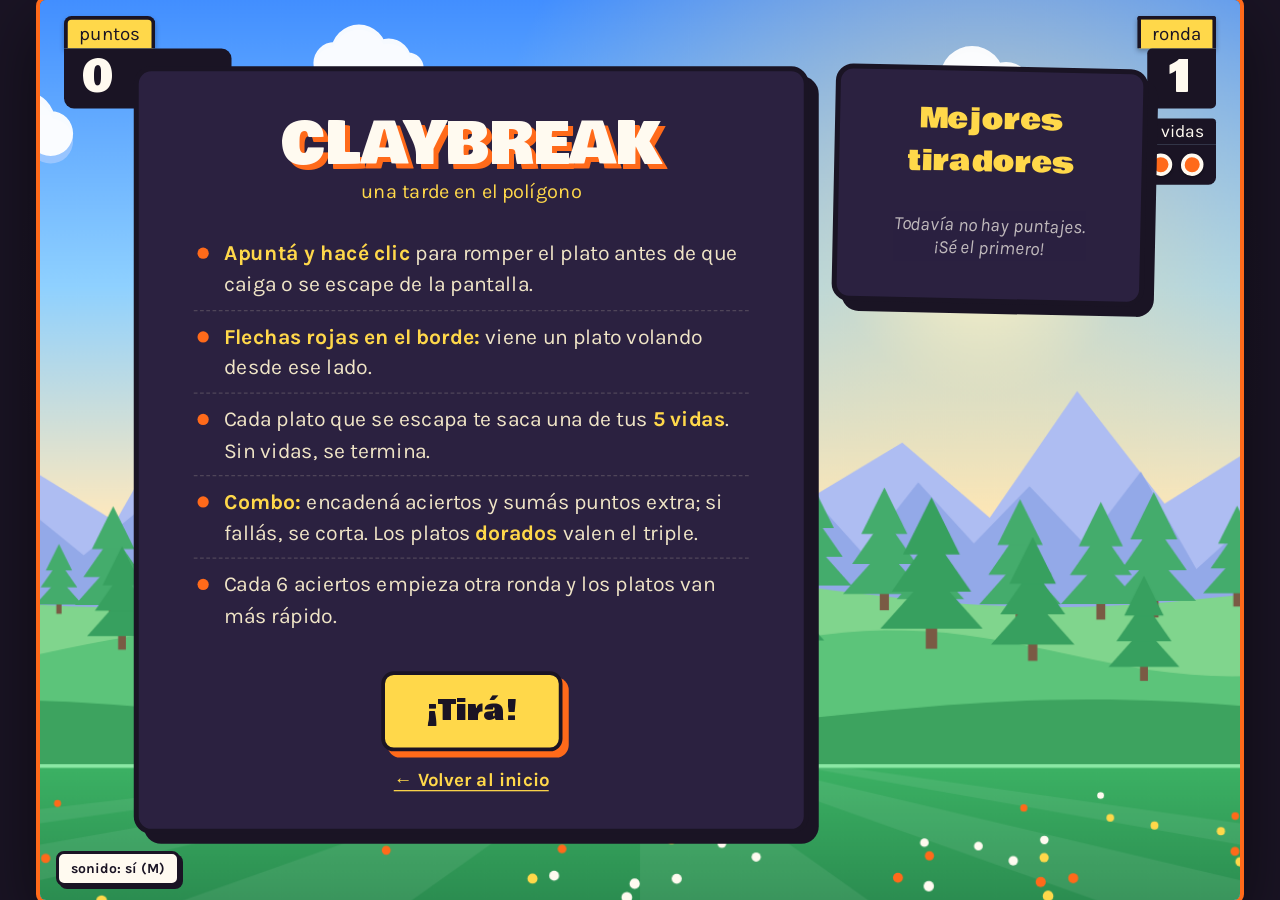
<file: claybreakTEST.html>
<!DOCTYPE html>
<html lang="es">
<head>
<meta charset="UTF-8">
<meta name="viewport" content="width=device-width, initial-scale=1, viewport-fit=cover">
<meta name="color-scheme" content="light">
<title>Claybreak — tiro al plato en el navegador</title>
<meta name="description" content="Claybreak: rompé los platos antes de que se escapen. Combos, rondas cada vez más rápidas y tabla de mejores tiradores.">
<link rel="icon" href="data:image/svg+xml,%3Csvg xmlns='http://www.w3.org/2000/svg' viewBox='0 0 32 32'%3E%3Crect width='32' height='32' rx='7' fill='%231a1613'/%3E%3Crect x='9' y='9' width='14' height='14' fill='%23e8590c'/%3E%3C/svg%3E">
<link rel="canonical" href="https://ar-bsb.github.io/claybreak.html">
<meta property="og:type" content="website">
<meta property="og:site_name" content="Ar-BSB">
<meta property="og:title" content="Claybreak — tiro al plato en el navegador">
<meta property="og:description" content="Claybreak: rompé los platos antes de que se escapen. Combos, rondas cada vez más rápidas y tabla de mejores tiradores.">
<meta property="og:url" content="https://ar-bsb.github.io/claybreak.html">
<meta property="og:locale" content="es_AR">
<meta name="twitter:card" content="summary">
<meta name="twitter:title" content="Claybreak — tiro al plato en el navegador">
<meta name="twitter:description" content="Claybreak: rompé los platos antes de que se escapen. Combos, rondas cada vez más rápidas y tabla de mejores tiradores.">
<link rel="preconnect" href="https://fonts.googleapis.com">
<link rel="preconnect" href="https://fonts.gstatic.com" crossorigin>
<link href="https://fonts.googleapis.com/css2?family=Bowlby+One&family=Karla:wght@400;500;700&display=swap" rel="stylesheet">
<style>
  :root{
    --sky-top:#4aa3ff;
    --sky-bot:#bfe9ff;
    --clay:#ff6a1a;
    --clay-dark:#1a1424;
    --ink:#1a1424;
    --wood:#2b2140;
    --wood-dark:#1a1424;
    --brass:#ffc928;
    --brass-bright:#ffd84a;
    --danger:#ff3d5a;
    --paper:#fffaf0;
  }
  *{box-sizing:border-box; margin:0; padding:0;}
  html,body{
    height:100%; width:100%; overflow:hidden; color-scheme:light;
    background:#1a1424; -webkit-text-size-adjust:100%;
    font-family:'Karla',sans-serif;
    -webkit-user-select:none; user-select:none;
  }
  body{ display:grid; place-items:center; background:radial-gradient(circle at 50% 35%, #3a2c5c 0%, #1a1424 72%); }
  #game{
    position:relative; width:min(100vw,133.333vh); height:min(100vh,75vw); overflow:hidden;
    border-radius:6px; box-shadow:0 0 0 4px #ff6a1a, 0 24px 70px rgba(0,0,0,.55);
    background:linear-gradient(to bottom, var(--sky-top) 0%, var(--sky-top) 55%, var(--sky-bot) 100%);
  }
  canvas{
    position:absolute; top:0; left:0; width:100%; height:100%; display:block;
  }
  #crosshair{
    position:absolute; width:54px; height:54px; pointer-events:none;
    transform:translate(-50%,-50%);
    z-index:50;
  }
  #game.playing{ cursor:none; }
  #crosshair{ display:none; }
  #game.playing #crosshair{ display:block; }
  #hud{
    position:absolute; top:0; left:0; width:100%;
    display:flex; justify-content:space-between; align-items:flex-start;
    padding:16px 24px; z-index:20; pointer-events:none;
    color:var(--paper);
  }
  .hud-block{ display:flex; flex-direction:column; gap:0; }
  .hud-tag{
    display:inline-block; font-family:'Karla',sans-serif; font-size:15px; font-weight:400;
    color:var(--wood-dark); background:var(--brass-bright);
    padding:2px 9px 3px; border-radius:2px 2px 0 0; width:fit-content;
    box-shadow:0 2px 4px rgba(0,0,0,.3);
  }
  .hud-value{
    font-family:'Bowlby One',sans-serif; font-size:38px; line-height:1;
    background:rgba(36,26,16,.55); padding:6px 14px 8px; border-radius:0 4px 4px 4px;
    text-shadow:2px 2px 0 rgba(0,0,0,.35);
  }
  #lives-label{ font-family:'Karla',sans-serif; font-size:14px; color:var(--paper); background:rgba(36,26,16,.55);
    padding:2px 10px; border-radius:3px 3px 0 0; margin-top:8px; width:fit-content; }
  #lives{ display:flex; gap:7px; background:rgba(36,26,16,.55); padding:7px 10px; border-radius:4px 0 4px 4px; }
  .life-dot{
    width:18px; height:18px; border-radius:48% 52% 51% 49%/52% 48% 53% 47%;
    background:var(--clay); border:2px solid var(--clay-dark);
    box-shadow:0 1px 2px rgba(0,0,0,.4);
  }
  .life-dot.lost{ background:transparent; border-color:rgba(241,230,200,.35); box-shadow:none; }
  #combo{
    font-family:'Karla',sans-serif; font-size:20px; font-weight:500; color:var(--brass-bright);
    opacity:0; transition:opacity .15s; margin-top:6px; width:fit-content;
    background:rgba(36,26,16,.55); padding:3px 12px; border-radius:3px;
  }
  #combo.show{ opacity:1; }

  #center-msg{
    position:absolute; top:0; left:0; width:100%; height:100%;
    display:flex; flex-direction:column; align-items:center; justify-content:center;
    z-index:60; text-align:center; padding:20px;
  }
  .panel{
    position:relative;
    background:
      repeating-linear-gradient(95deg, rgba(0,0,0,.05) 0 2px, transparent 2px 26px),
      linear-gradient(160deg, var(--wood) 0%, var(--wood-dark) 100%);
    border-radius:3px;
    padding:34px 44px 30px;
    color:var(--paper);
    box-shadow:0 16px 34px rgba(0,0,0,.55), inset 0 0 0 2px rgba(0,0,0,.25);
    max-width:540px;
  }
  .panel::before{
    content:''; position:absolute; inset:9px;
    border:1px solid rgba(230,190,120,.28);
    pointer-events:none;
  }
  .nail{ position:absolute; width:8px; height:8px; border-radius:50%;
    background:radial-gradient(circle at 35% 30%, #e8c583, var(--brass) 60%, #7a5420);
    box-shadow:0 1px 2px rgba(0,0,0,.5); z-index:2;
  }
  h1.title{
    font-family:'Bowlby One',sans-serif; font-weight:400; font-size:50px; letter-spacing:.01em;
    color:var(--paper);
    text-shadow:3px 3px 0 var(--clay-dark), 0 0 26px rgba(0,0,0,.4);
    margin-bottom:4px;
  }
  .subtitle{
    font-family:'Karla',sans-serif; font-size:16px; font-weight:400; color:var(--brass-bright);
    margin-bottom:20px;
  }
  .rules{ list-style:none; font-size:17px; line-height:1.45; margin-bottom:24px; text-align:left; color:#efe4c6; }
  .rules li{ position:relative; padding:8px 0 8px 24px; border-bottom:1px dashed rgba(241,230,200,.18); }
  .rules li:last-child{ border-bottom:none; }
  .rules li::before{ content:''; position:absolute; left:3px; top:16px; width:9px; height:9px; border-radius:50%; background:var(--brass-bright); }
  .rules b{ color:var(--brass-bright); font-weight:700; }
  button.playbtn{
    cursor:pointer; font-family:'Bowlby One',sans-serif; font-weight:400; font-size:22px;
    padding:12px 38px 15px; background:linear-gradient(180deg, var(--clay) 0%, #a2481a 100%);
    color:var(--paper);
    border:none; border-bottom:5px solid var(--clay-dark); border-radius:3px 8px 3px 8px;
    box-shadow:0 3px 0 rgba(0,0,0,.2);
    transition:transform .08s, filter .15s;
  }
  button.playbtn:hover, #nameEntry button:hover{ filter:brightness(1.15); transform:translateY(-2px); }
  button.playbtn:active{ transform:translateY(3px); border-bottom-width:2px; }
  button:focus-visible{ outline:3px solid var(--brass-bright); outline-offset:3px; }
  .stat-row{ display:flex; justify-content:space-around; margin:20px 0 26px; }
  .stat{ display:flex; flex-direction:column; align-items:center; }
  .stat .num{ font-family:'Bowlby One',sans-serif; font-size:34px; color:var(--brass-bright); }
  .stat .lab{ font-family:'Karla',sans-serif; font-size:14px; opacity:.9; margin-top:2px; }
  .hide{ display:none !important; }
  #startWrap{ display:flex; gap:20px; align-items:flex-start; }
  #leaderPanel{
    position:relative;
    background:
      repeating-linear-gradient(95deg, rgba(0,0,0,.05) 0 2px, transparent 2px 26px),
      linear-gradient(160deg, var(--wood) 0%, var(--wood-dark) 100%);
    border-radius:3px;
    padding:22px 24px; color:var(--paper); width:250px; text-align:left;
    max-height:420px; overflow:auto;
    box-shadow:0 16px 34px rgba(0,0,0,.55), inset 0 0 0 2px rgba(0,0,0,.25);
  }
  #leaderPanel h2{
    font-family:'Bowlby One',sans-serif; font-weight:400; font-size:22px; color:var(--brass-bright);
    margin-bottom:14px; text-align:center;
  }
  .lb-row{ display:flex; align-items:baseline; gap:8px; font-size:16px; padding:7px 0; border-bottom:1px dashed rgba(241,230,200,.2); }
  .lb-row .rank{ font-family:'Bowlby One',sans-serif; color:var(--brass-bright); width:20px; font-size:15px; }
  .lb-row .nm{ flex:1; overflow:hidden; text-overflow:ellipsis; white-space:nowrap; color:#efe4c6; }
  .lb-row .sc{ font-weight:700; color:var(--paper); }
  .lb-empty{ font-size:15px; opacity:.7; text-align:center; padding:10px 0; font-style:italic; }
  #nameEntry{ margin-top:14px; text-align:center; }
  #nameEntry input{
    font-family:'Karla',sans-serif; font-size:15px; padding:8px 10px; width:68%; border-radius:2px;
    border:2px solid var(--brass); background:var(--paper); color:var(--ink); text-align:center;
  }
  #nameEntry button{
    cursor:pointer; font-family:'Bowlby One',sans-serif; font-weight:400; font-size:15px; margin-top:10px;
    padding:8px 22px 10px; background:linear-gradient(180deg,var(--brass-bright),var(--brass)); color:var(--ink); border:none;
    border-bottom:4px solid #8a621f; border-radius:2px 6px 2px 6px;
  }
  .newbest{ font-family:'Karla',sans-serif; color:var(--brass-bright); font-size:15px; margin-bottom:8px; }

  #hit-flash{
    position:absolute; inset:0; background:rgba(255,255,255,.0);
    pointer-events:none; z-index:15;
  }
  #mobile-note{
    display:none; position:absolute; bottom:12px; width:100%; text-align:center;
    font-family:'Karla',sans-serif; font-size:15px; color:var(--paper);
    text-shadow:0 1px 3px rgba(0,0,0,.7); z-index:20; pointer-events:none;
  }
  @media (hover:none){ #mobile-note{ display:block; } }
  .panel, #leaderPanel{ background:var(--wood); border:4px solid var(--ink); border-radius:14px; box-shadow:8px 8px 0 var(--ink); }
  .panel::before{ display:none; }
  #leaderPanel{ transform:rotate(1.2deg); }
  h1.title{ font-size:46px; line-height:1.05; letter-spacing:0; text-shadow:4px 4px 0 var(--clay); }
  .rules li::before{ background:var(--clay); }
  .hud-tag{ border:3px solid var(--ink); border-bottom:none; border-radius:6px 6px 0 0; }
  .hud-value{ font-size:34px; background:var(--ink); border-radius:0 8px 8px 8px; text-shadow:none; }
  #lives-label{ background:var(--ink); }
  #lives{ background:var(--ink); border-radius:6px 0 6px 6px; }
  #combo{ background:var(--ink); border-radius:6px; font-family:'Bowlby One',sans-serif; font-size:18px; font-weight:400; }
  .life-dot{ background:var(--clay); border:3px solid var(--paper); }
  .life-dot.lost{ background:transparent; border-color:rgba(255,250,240,.3); }
  button.playbtn{ background:var(--brass-bright); color:var(--ink); border:3px solid var(--ink); border-radius:10px; box-shadow:5px 5px 0 var(--clay); padding:12px 34px; }
  button.playbtn:hover{ transform:translate(-2px,-2px); box-shadow:7px 7px 0 var(--clay); filter:none; }
  button.playbtn:active{ transform:translate(4px,4px); box-shadow:1px 1px 0 var(--clay); }
  #nameEntry button{ border:3px solid var(--ink); border-radius:8px; box-shadow:4px 4px 0 var(--clay); background:var(--brass-bright); }
  #nameEntry button:hover{ filter:none; transform:translate(-1px,-1px); }
  #nameEntry input{ border:3px solid var(--brass-bright); border-radius:8px; }
  .lb-row:nth-child(-n+3) .rank{ color:var(--clay); }
  #muteBtn{ position:absolute; left:16px; bottom:14px; z-index:70; cursor:pointer; font-family:'Karla',sans-serif; font-weight:700; font-size:14px; padding:6px 12px; background:var(--paper); color:var(--ink); border:3px solid var(--ink); border-radius:8px; box-shadow:3px 3px 0 var(--ink); }
  @supports (height:100dvh){ #game{ width:min(100vw,133.333dvh); height:min(100dvh,75vw); } }
  #startWrap,#overPanel{ transform:scale(var(--ui,1)); }
  .hud-block{ transform:scale(var(--ui,1)); transform-origin:top left; }
  .hud-block:last-child{ transform-origin:top right; }
  a.home-link{ color:var(--brass-bright); font-weight:700; font-size:15px; text-decoration:underline; text-underline-offset:3px; }
  a.home-link:hover{ color:var(--paper); }
</style>
</head>
<body>
<div id="game">
  <canvas id="c"></canvas>
  <div id="hit-flash"></div>

  <div id="hud">
    <div class="hud-block">
      <div class="hud-tag">puntos</div>
      <div class="hud-value" id="scoreVal">0</div>
      <div id="combo">combo &times;1</div>
    </div>
    <div class="hud-block" style="align-items:flex-end;">
      <div class="hud-tag" style="border-radius:2px 2px 0 0;">ronda</div>
      <div class="hud-value" id="roundVal" style="border-radius:4px 0 4px 4px;">1</div>
      <div id="lives-label">vidas</div>
      <div id="lives"></div>
    </div>
  </div>

  <div id="center-msg">
    <div id="startWrap">
      <div class="panel" id="startPanel">
        <h1 class="title">CLAYBREAK</h1>
        <div class="subtitle">una tarde en el polígono</div>
        <ul class="rules">
          <li><b>Apuntá y hacé clic</b> para romper el plato antes de que caiga o se escape de la pantalla.</li>
          <li><b>Flechas rojas en el borde:</b> viene un plato volando desde ese lado.</li>
          <li>Cada plato que se escapa te saca una de tus <b><span id="maxLives">4</span> vidas</b>. Sin vidas, se termina.</li>
          <li><b>Combo:</b> encadená aciertos y sumás puntos extra; si fallás, se corta. Los platos <b>dorados</b> valen el triple.</li>
          <li>Cada 6 aciertos empieza otra ronda y los platos van más rápido.</li>
        </ul>
        <button class="playbtn" id="startBtn">¡Tirá!</button>
        <a class="home-link" href="index.html" style="display:block;text-align:center;margin:14px 0 0">← Volver al inicio</a>
      </div>
      <div id="leaderPanel">
        <h2>Mejores tiradores</h2>
        <div id="lbList"></div>
      </div>
    </div>
    <div class="panel hide" id="overPanel">
      <h1 class="title" style="font-size:38px;">Fin de la ronda</h1>
      <div class="stat-row">
        <div class="stat"><div class="num" id="finalScore">0</div><div class="lab">puntos</div></div>
        <div class="stat"><div class="num" id="finalHits">0</div><div class="lab">aciertos</div></div>
        <div class="stat"><div class="num" id="finalBest">0</div><div class="lab">mejor combo</div></div>
      </div>
      <div id="nameEntry" class="hide">
        <div class="newbest">entraste al top 10: dejá tu nombre en la tabla</div>
        <input type="text" id="nameInput" maxlength="14" placeholder="tu nombre">
        <br>
        <button id="saveNameBtn">Guardar puntaje</button>
      </div>
      <button class="playbtn" id="menuBtn" style="margin-top:16px;">Menú principal</button>
      <a class="home-link" href="index.html" style="display:block;text-align:center;margin:14px 0 0">← Volver al inicio</a>
    </div>
  </div>

  <svg id="crosshair" viewBox="0 0 54 54">
    <circle cx="27" cy="27" r="18" fill="none" stroke="#1c2b24" stroke-width="4" opacity="0.35"/>
    <circle cx="27" cy="27" r="18" fill="none" stroke="#f3ecd8" stroke-width="2"/>
    <line x1="27" y1="2" x2="27" y2="16" stroke="#f3ecd8" stroke-width="2"/>
    <line x1="27" y1="38" x2="27" y2="52" stroke="#f3ecd8" stroke-width="2"/>
    <line x1="2" y1="27" x2="16" y2="27" stroke="#f3ecd8" stroke-width="2"/>
    <line x1="38" y1="27" x2="52" y2="27" stroke="#f3ecd8" stroke-width="2"/>
    <circle cx="27" cy="27" r="2.5" fill="var(--danger)"/>
  </svg>

  <button id="muteBtn">sonido: sí (M)</button>
  <div id="mobile-note">tocá la pantalla para disparar</div>
</div>

<script>
(function(){
  const canvas = document.getElementById('c');
  const ctx = canvas.getContext('2d');
  const crosshair = document.getElementById('crosshair');
  const hitFlash = document.getElementById('hit-flash');
  const scoreVal = document.getElementById('scoreVal');
  const roundVal = document.getElementById('roundVal');
  const livesEl = document.getElementById('lives');
  const comboEl = document.getElementById('combo');
  const startPanel = document.getElementById('startPanel');
  const overPanel = document.getElementById('overPanel');
  const startBtn = document.getElementById('startBtn');
  const menuBtn = document.getElementById('menuBtn');
  const lbList = document.getElementById('lbList');
  const nameEntry = document.getElementById('nameEntry');
  const nameInput = document.getElementById('nameInput');
  const saveNameBtn = document.getElementById('saveNameBtn');

  // ---------- leaderboard ----------
  const LB_KEY = 'claybreak_leaderboard';
  function getLB(){ try{ return JSON.parse(localStorage.getItem(LB_KEY))||[]; }catch(e){ return []; } }
  function setLB(list){ localStorage.setItem(LB_KEY, JSON.stringify(list)); }
  function renderLB(){
    const list = getLB();
    if(!list.length){ lbList.innerHTML = '<div class="lb-empty">Todavía no hay puntajes.<br>¡Sé el primero!</div>'; return; }
    lbList.innerHTML = list.map((e,i)=>`<div class="lb-row"><span class="rank">${i+1}.</span><span class="nm">${escapeHtml(e.name)}</span><span class="sc">${e.score}</span></div>`).join('');
  }
  function escapeHtml(s){ const d=document.createElement('div'); d.textContent=s; return d.innerHTML; }
  function qualifiesForLB(sc){
    const list = getLB();
    return sc > 0 && (list.length < 10 || sc > list[list.length-1].score);
  }
  function addToLB(name, sc){
    const list = getLB();
    list.push({name: name.slice(0,14) || 'ANON', score: sc});
    list.sort((a,b)=>b.score-a.score);
    setLB(list.slice(0,10));
    renderLB();
  }
  renderLB();

  const gameEl = document.getElementById('game');
  let W, H, DPR, S = 1, G = 780, bgCanvas = null;
  function resize(){
    DPR = Math.min(window.devicePixelRatio||1, 2);
    W = gameEl.clientWidth; H = gameEl.clientHeight;
    S = H/720; G = 780*S;
    gameEl.style.setProperty('--ui', Math.max(.45, Math.min(1.3, S)));
    canvas.width = W*DPR; canvas.height = H*DPR;
    canvas.style.width = W+'px'; canvas.style.height = H+'px';
    ctx.setTransform(DPR,0,0,DPR,0,0);
    buildBG();
  }
  function rng(a){ return ()=>{ a|=0; a=a+0x6D2B79F5|0; let t=Math.imul(a^a>>>15,1|a); t=t+Math.imul(t^t>>>7,61|t)^t; return ((t^t>>>14)>>>0)/4294967296; }; }
  function hill(g,y,amp,k,ph,color){
    const f = x=> y+Math.sin(x/W*6.283*k+ph)*amp;
    g.fillStyle=color; g.beginPath(); g.moveTo(0,H);
    for(let x=0;x<=W+20;x+=20) g.lineTo(x,f(x));
    g.lineTo(W,H); g.closePath(); g.fill(); return f;
  }
  function ridge(g,r,base,amp,color,n){
    g.fillStyle=color; g.beginPath(); g.moveTo(0,H); g.lineTo(0,base);
    const st=W/n;
    for(let i=0;i<=n;i++){ g.lineTo(i*st, base-amp*(.35+r()*.65)); g.lineTo(i*st+st*.5, base-amp*r()*.25); }
    g.lineTo(W,H); g.closePath(); g.fill();
  }
  function pines(g,r,f,n,size,c1,c2){
    for(let i=0;i<n;i++){
      const x=(i+.2+r()*.6)*W/n, s=size*(.7+r()*.6), y=f(x)+s*.1;
      g.fillStyle=c2; g.fillRect(x-s*.04,y-s*.14,s*.08,s*.16);
      g.fillStyle=c1;
      for(let t=0;t<3;t++){ const by=y-s*.12-t*s*.26, w=s*(.36-t*.08); g.beginPath(); g.moveTo(x-w,by); g.lineTo(x,by-s*.4); g.lineTo(x+w,by); g.closePath(); g.fill(); }
    }
  }
  function buildBG(){
    bgCanvas = document.createElement('canvas');
    bgCanvas.width = W*DPR; bgCanvas.height = H*DPR;
    const g = bgCanvas.getContext('2d'); g.setTransform(DPR,0,0,DPR,0,0);
    const r = rng(7);
    const sky = g.createLinearGradient(0,0,0,H*.72);
    sky.addColorStop(0,'#3f8cff'); sky.addColorStop(.45,'#8fd1ff'); sky.addColorStop(.8,'#ffe9bd'); sky.addColorStop(1,'#ffcf94');
    g.fillStyle=sky; g.fillRect(0,0,W,H);
    const sx=W*.78, sy=H*.28, sr=H*.065;
    const glow = g.createRadialGradient(sx,sy,sr*.5,sx,sy,H*.55);
    glow.addColorStop(0,'rgba(255,244,200,.95)'); glow.addColorStop(.25,'rgba(255,226,160,.45)'); glow.addColorStop(1,'rgba(255,226,160,0)');
    g.fillStyle=glow; g.fillRect(0,0,W,H);
    g.fillStyle='#fffbe6'; g.beginPath(); g.arc(sx,sy,sr,0,7); g.fill();
    ridge(g,r,H*.58,H*.17,'#aebdf2',7);
    ridge(g,r,H*.63,H*.12,'#93a9e8',11);
    const f1 = hill(g,H*.65,H*.02,1.3,1,'#80d58d');
    pines(g,r,f1,18,H*.1,'#44ac6c','#7a5a44');
    const f2 = hill(g,H*.72,H*.025,1.8,3,'#5cc47a');
    pines(g,r,f2,9,H*.15,'#37a05f','#7a5a44');
    hill(g,H*.79,H*.02,1.1,5,'#3da35f');
    const y0=H*.84;
    const lawn = g.createLinearGradient(0,y0,0,H);
    lawn.addColorStop(0,'#3cb264'); lawn.addColorStop(1,'#2a8a4f');
    g.fillStyle=lawn; g.fillRect(0,y0,W,H-y0);
    g.fillStyle='rgba(255,255,255,.07)';
    const tw=W*.03, bw=W*.2, cx=W/2, n=12;
    for(let k=0;k<n;k+=2){
      const a=k-n/2;
      g.beginPath(); g.moveTo(cx+a*tw,y0); g.lineTo(cx+(a+1)*tw,y0); g.lineTo(cx+(a+1)*bw,H); g.lineTo(cx+a*bw,H); g.closePath(); g.fill();
    }
    g.fillStyle='#8be8a5'; g.fillRect(0,y0,W,Math.max(2,H*.004));
    const cols=['#ffd84a','#ff6a1a','#fffaf0'];
    for(let i=0;i<45;i++){
      const y=y0+H*.02+r()*(H-y0-H*.03), x=r()*W;
      g.fillStyle=cols[i%3]; g.beginPath(); g.arc(x,y,H*(.003+(y-y0)/H*.02),0,7); g.fill();
    }
  }
  const CLOUDS=[[.08,.14,1],[.4,.07,.7],[.64,.2,1.1],[.9,.1,.8],[.25,.28,.6]];
  function drawClouds(){
    const t=performance.now()/1000, span=W+320*S;
    CLOUDS.forEach((c,i)=>{
      const x=((c[0]*W+t*(6+i*3)*S)%span)-160*S, y=c[1]*H, k=c[2]*S;
      [[0,'rgba(190,214,255,.55)',6],[1,'rgba(255,255,255,.95)',0]].forEach(([,col,dy])=>{
        ctx.fillStyle=col; ctx.beginPath();
        [[0,0,24],[28,-12,32],[62,-2,26],[30,6,26],[84,6,18]].forEach(([ox,oy,rr])=>{
          ctx.moveTo(x+(ox+rr)*k,y+(oy+dy)*k); ctx.arc(x+ox*k,y+(oy+dy)*k,rr*k,0,6.283);
        });
        ctx.fill();
      });
    });
  }
  window.addEventListener('resize', resize);
  resize();

  // ---------- audio (tiny synth, no assets needed) ----------
  let actx = null;
  function ac(){ if(!actx) actx = new (window.AudioContext||window.webkitAudioContext)(); if(actx.state==='suspended') actx.resume(); return actx; }
  function blast(){
    const a = ac();
    const dur = 0.28;
    const buf = a.createBuffer(1, a.sampleRate*dur, a.sampleRate);
    const d = buf.getChannelData(0);
    for(let i=0;i<d.length;i++){
      d[i] = (Math.random()*2-1) * Math.pow(1 - i/d.length, 2.2);
    }
    const src = a.createBufferSource(); src.buffer = buf;
    const filt = a.createBiquadFilter(); filt.type='lowpass'; filt.frequency.value=2200;
    const gain = a.createGain(); gain.gain.value = 0.5;
    src.connect(filt); filt.connect(gain); gain.connect(master());
    src.start();
  }
  function shatter(){
    const a = ac();
    for(let k=0;k<3;k++){
      const o = a.createOscillator(); const g = a.createGain();
      o.type='square';
      o.frequency.value = 900 + Math.random()*1400;
      g.gain.value = 0.06;
      o.connect(g); g.connect(master());
      const t0 = a.currentTime + k*0.02;
      g.gain.setValueAtTime(0.09, t0);
      g.gain.exponentialRampToValueAtTime(0.001, t0+0.15);
      o.start(t0); o.stop(t0+0.16);
    }
  }
  function missThud(){
    const a = ac();
    const o = a.createOscillator(); const g = a.createGain();
    o.type='sine'; o.frequency.value = 90;
    g.gain.value = 0.25;
    o.connect(g); g.connect(master());
    g.gain.exponentialRampToValueAtTime(0.001, a.currentTime+0.3);
    o.start(); o.stop(a.currentTime+0.3);
  }

  // ---------- sonido extra ----------
  let masterG = null, muted = false;
  function master(){
    ac();
    if(!masterG){ masterG = actx.createGain(); masterG.gain.value = muted?0:0.9; masterG.connect(actx.destination); }
    return masterG;
  }
  function tone(f, t0, dur, type, vol, f2){
    const a = ac(), o = a.createOscillator(), g = a.createGain();
    o.type = type; o.frequency.setValueAtTime(f, t0);
    if(f2) o.frequency.exponentialRampToValueAtTime(f2, t0+dur);
    g.gain.setValueAtTime(vol, t0); g.gain.exponentialRampToValueAtTime(0.001, t0+dur);
    o.connect(g); g.connect(master()); o.start(t0); o.stop(t0+dur+0.02);
  }
  function noise(t0, dur, freq, vol){
    const a = ac(), buf = a.createBuffer(1, a.sampleRate*dur, a.sampleRate), d = buf.getChannelData(0);
    for(let i=0;i<d.length;i++) d[i] = (Math.random()*2-1)*(1-i/d.length);
    const src = a.createBufferSource(), f = a.createBiquadFilter(), g = a.createGain();
    src.buffer = buf; f.type = 'bandpass'; f.frequency.value = freq; g.gain.value = vol;
    src.connect(f); f.connect(g); g.connect(master()); src.start(t0);
  }
  const now = ()=> ac().currentTime;
  function launch(){ noise(now(), 0.25, 1400, 0.25); }
  function warnBeep(){ const t = now(); tone(880,t,0.12,'square',0.07); tone(880,t+0.18,0.12,'square',0.07); }
  function ping(c){ tone(660*Math.pow(2,Math.min(c-1,12)/12), now(), 0.18, 'triangle', 0.12); }
  function roundJingle(){ const t = now(); [523,659,784,1047].forEach((f,i)=>tone(f,t+i*0.09,0.2,'square',0.07)); }
  function overJingle(){ const t = now(); [392,330,262,196].forEach((f,i)=>tone(f,t+i*0.2,0.35,'sawtooth',0.08)); }
  function uiTick(){ tone(1200, now(), 0.05, 'square', 0.04); }
  function uiClick(){ tone(500, now(), 0.09, 'square', 0.07, 250); }

  // música: bajo + bombo + hi-hat, sube el tempo con la ronda
  let musicTimer = null, step = 0, nextT = 0;
  const BASS = [110,0,110,0,131,0,98,0,110,0,110,0,147,0,131,0];
  function musicTick(){
    const a = ac(), sd = 60/(104+Math.min(round,10)*4)/2;
    while(nextT < a.currentTime+0.15){
      const f = BASS[step%16];
      if(f) tone(f, nextT, sd*0.9, 'triangle', 0.1);
      if(step%2===1) noise(nextT, 0.04, 7000, 0.05);
      if(step%4===0) tone(150, nextT, 0.1, 'sine', 0.12, 50);
      nextT += sd; step++;
    }
  }
  function stopMusic(){ if(musicTimer){ clearInterval(musicTimer); musicTimer = null; } }
  function musicStart(){ stopMusic(); step = 0; nextT = ac().currentTime+0.1; musicTimer = setInterval(musicTick, 50); }

  // ---------- state ----------
  const MAX_MISSES = 5;
  const WARN = 1.1;
  let banner = {text:'', life:0};
  let plates = [];
  let particles = [];
  let smoke = [];
  let warnings = [], popups = [], shake = 0;
  let score = 0, misses = 0, round = 1, combo = 0, bestCombo = 0, hits = 0;
  let running = false;
  let spawnTimer = 0, spawnInterval = 1500;
  let mouseX = W/2, mouseY = H/2;
  let flashTimer = 0, flashRGB = '255,255,255';

  function loc(cx,cy){ const r=gameEl.getBoundingClientRect(); return {x:cx-r.left, y:cy-r.top}; }
  function setMouse(x,y){
    mouseX = x; mouseY = y;
    crosshair.style.left = x+'px';
    crosshair.style.top = y+'px';
  }
  window.addEventListener('mousemove', e=>{ const l=loc(e.clientX,e.clientY); setMouse(l.x,l.y); });
  window.addEventListener('touchmove', e=>{
    if(e.touches[0]){ const l=loc(e.touches[0].clientX,e.touches[0].clientY); setMouse(l.x,l.y); }
  }, {passive:true});

  function updateLivesUI(){
    livesEl.innerHTML = '';
    for(let i=0;i<MAX_MISSES;i++){
      const d = document.createElement('div');
      d.className = 'life-dot' + (i < misses ? ' lost' : '');
      livesEl.appendChild(d);
    }
  }

  function updateCombo(){
    comboEl.textContent = 'combo \u00d7' + combo;
    if(combo > 1){ comboEl.classList.add('show'); }
    else { comboEl.classList.remove('show'); }
  }

  // Plate: launched from a random point along bottom, arcs up under gravity
  function spawnPlate(){
    const speedMul = 1 + (round-1)*0.12;
    const sideChance = Math.min(0.1 + round*0.03, 0.4);
    if(Math.random() < sideChance){ spawnSidePlate(speedMul); return; }
    const gold = Math.random() < 0.1;
    const startX = W*0.1 + Math.random()*W*0.8;
    const dirSign = startX < W*0.5 ? 1 : -1;
    const vx = (dirSign * (40 + Math.random()*50)) * (0.6+Math.random()*0.8) * speedMul * S;
    const vy = -(650 + Math.random()*150) * Math.sqrt(speedMul) * S;
    plates.push({
      x: startX, y: H+30,
      vx: vx, vy: vy,
      r: (38 - Math.min(round,10)*0.7)*S*(gold?0.85:1), gold,
      rot: Math.random()*Math.PI*2,
      vrot: (Math.random()-0.5)*6,
      alive:true, broken:false,
      color: Math.random()<0.5 ? '#ff6a1a' : '#f2540a',
      age:0
    });
    if(gold) plates[plates.length-1].color = '#ffc928';
    launch();
  }

  function spawnSidePlate(speedMul){
    const fromLeft = Math.random()<0.5;
    const y = H*0.25 + Math.random()*H*0.4;
    const vx = (fromLeft?1:-1) * (250+Math.random()*90) * speedMul * S;
    const p = {
      x: fromLeft? -60*S : W+60*S, y: y,
      vx: vx, vy: -(60+Math.random()*140)*S,
      r: (36 - Math.min(round,10)*0.6)*S,
      rot:0, vrot:(Math.random()-0.5)*6,
      alive:true, broken:false, side:true,
      color: Math.random()<0.5 ? '#ff6a1a' : '#f2540a',
      age:0, delay:WARN
    };
    plates.push(p);
    // warning telegraph arrow
    warnings.push({fromLeft, y, life:WARN});
    warnBeep();
  }


  function update(dt){
    spawnTimer -= dt*1000;
    const maxPlates = Math.min(3 + Math.floor(round/3), 6);
    if(spawnTimer <= 0 && plates.length < maxPlates){
      spawnPlate();
      spawnTimer = spawnInterval * (0.7+Math.random()*0.6);
    }

    for(const p of plates){
      if(!p.alive) continue;
      if(p.delay>0){ p.delay -= dt; continue; }
      p.age += dt;
      p.x += p.vx*dt;
      p.y += p.vy*dt;
      p.vy += G*dt;
      p.rot += p.vrot*dt;
      const offBottom = p.y > H+60 && p.vy > 0;
      const offSide = p.side && (p.x < -90*S || p.x > W+90*S) && p.age>0.3;
      if(offBottom || offSide){
        p.alive = false;
        if(!p.broken) registerMiss();
      }
    }
    plates = plates.filter(p=>p.alive);
    for(const w of warnings){ w.life -= dt; }
    warnings = warnings.filter(w=>w.life>0);

    for(const s of particles){ s.x+=s.vx*dt; s.y+=s.vy*dt; s.vy+=G*0.6*dt; s.life-=dt; }
    particles = particles.filter(s=>s.life>0);
    for(const q of popups){ q.y -= 70*dt; q.life -= dt; }
    popups = popups.filter(q=>q.life>0);
    shake = Math.max(0, shake-dt);

    for(const s of smoke){ s.x+=s.vx*dt; s.y+=s.vy*dt; s.life-=dt; s.r += dt*40; }
    smoke = smoke.filter(s=>s.life>0);

    banner.life -= dt;
    if(flashTimer>0){
      flashTimer -= dt;
      hitFlash.style.background = `rgba(${flashRGB},${Math.max(0,flashTimer*0.6)})`;
    }

    // round progression: every 6 hits, bump round & ramp difficulty harder
    if(hits > 0 && hits % 6 === 0 && Math.floor(hits/6)+1 > round){
      round = Math.floor(hits/6)+1;
      roundVal.textContent = round;
      banner = {text:'Ronda '+round, life:1.6}; roundJingle();
      spawnInterval = Math.max(550, 1700 - round*90);
    }
  }

  function registerMiss(){
    misses++;
    flashRGB = '200,40,30'; flashTimer = 0.3; shake = 0.3;
    combo = 0;
    updateCombo();
    updateLivesUI();
    missThud();
    if(misses >= MAX_MISSES){
      endGame();
    }
  }

  function draw(){
    ctx.clearRect(0,0,W,H);
    ctx.save();
    if(shake>0){ const m = shake*14; ctx.translate((Math.random()-.5)*m, (Math.random()-.5)*m); }

    ctx.drawImage(bgCanvas, -12, -12, W+24, H+24);
    drawClouds();

    // smoke puffs (muzzle-ish burst at broken plates)
    for(const s of smoke){
      ctx.globalAlpha = Math.max(0, s.life/0.6)*0.5;
      ctx.fillStyle = '#ffffff';
      ctx.beginPath(); ctx.arc(s.x,s.y,s.r,0,Math.PI*2); ctx.fill();
    }
    ctx.globalAlpha = 1;

    // side-spawn warnings: pulsing edge glow + chevrons pointing inward
    for(const w of warnings){
      const dir = w.fromLeft ? 1 : -1;
      const ex = w.fromLeft ? 0 : W;
      const pulse = 0.55 + 0.45*Math.abs(Math.sin(w.life*10));
      const glow = ctx.createRadialGradient(ex, w.y, 0, ex, w.y, 170);
      glow.addColorStop(0, `rgba(214,48,32,${0.75*pulse})`);
      glow.addColorStop(1, 'rgba(214,48,32,0)');
      ctx.fillStyle = glow;
      ctx.fillRect(w.fromLeft?0:W-170, w.y-170, 170, 340);
      ctx.lineJoin = 'round'; ctx.lineCap = 'round';
      const phase = Math.floor((WARN-w.life)*6) % 3;
      for(let i=0;i<3;i++){
        const cx = ex + dir*(30 + i*28);
        ctx.globalAlpha = (i===phase ? 1 : 0.4) * Math.min(1, w.life*5);
        ctx.beginPath();
        ctx.moveTo(cx - dir*9, w.y-22); ctx.lineTo(cx + dir*9, w.y); ctx.lineTo(cx - dir*9, w.y+22);
        ctx.strokeStyle = 'rgba(36,26,16,.85)'; ctx.lineWidth = 13; ctx.stroke();
        ctx.strokeStyle = '#ffd25a'; ctx.lineWidth = 7; ctx.stroke();
      }
      ctx.globalAlpha = 1;
    }

    // plates
    for(const p of plates){
      if(p.delay>0) continue;
      if(p.side){
        ctx.fillStyle = 'rgba(255,106,26,.3)';
        for(let k=1;k<=3;k++){
          ctx.beginPath();
          ctx.ellipse(p.x-p.vx*0.022*k, p.y-p.vy*0.022*k, p.r*(1-k*0.12), p.r*0.42*(1-k*0.12), 0, 0, Math.PI*2);
          ctx.fill();
        }
      }
      ctx.save();
      ctx.translate(p.x,p.y);
      ctx.rotate(p.rot);
      ctx.scale(1, 0.42);
      const grad = ctx.createRadialGradient(-p.r*0.3,-p.r*0.3,2, 0,0,p.r);
      grad.addColorStop(0, '#ffb36b');
      grad.addColorStop(1, p.color);
      ctx.fillStyle = grad;
      ctx.beginPath(); ctx.arc(0,0,p.r,0,Math.PI*2); ctx.fill();
      ctx.strokeStyle = '#1a1424'; ctx.lineWidth = 4;
      ctx.stroke();
      ctx.restore();
    }

    // shatter particles
    for(const s of particles){
      ctx.globalAlpha = Math.max(0,s.life/0.5);
      ctx.fillStyle = s.color;
      ctx.beginPath();
      ctx.save();
      ctx.translate(s.x,s.y); ctx.rotate(s.rot);
      ctx.fillRect(-s.size/2,-s.size/2,s.size,s.size);
      ctx.restore();
    }
    ctx.globalAlpha = 1;

    ctx.textAlign = 'center'; ctx.textBaseline = 'middle'; ctx.lineJoin = 'round';
    ctx.font = Math.round(26*Math.max(.7,Math.min(S,1.3)))+"px 'Bowlby One', sans-serif"; ctx.lineWidth = 6;
    for(const q of popups){
      ctx.globalAlpha = Math.min(1, q.life*3);
      ctx.strokeStyle = '#1a1424'; ctx.strokeText(q.text, q.x, q.y);
      ctx.fillStyle = q.gold ? '#ffd84a' : '#fffaf0'; ctx.fillText(q.text, q.x, q.y);
    }
    ctx.globalAlpha = 1; ctx.textAlign = 'start';

    if(banner.life > 0){
      ctx.globalAlpha = Math.min(1, banner.life*2);
      ctx.font = Math.round(52*Math.max(.7,Math.min(S,1.3)))+"px 'Bowlby One', sans-serif";
      ctx.textAlign = 'center'; ctx.textBaseline = 'middle';
      ctx.lineWidth = 8; ctx.lineJoin = 'round'; ctx.strokeStyle = 'rgba(36,26,16,.8)';
      ctx.strokeText(banner.text, W/2, H*0.3);
      ctx.fillStyle = '#f1e6c8';
      ctx.fillText(banner.text, W/2, H*0.3);
      ctx.globalAlpha = 1; ctx.textAlign = 'start';
    }
    ctx.restore();
  }

  function shootAt(x,y){
    blast();
    let hitOne = false;
    for(const p of plates){
      if(!p.alive || p.broken || p.delay>0) continue;
      const dy = (y-p.y)/0.42; // account for squashed ellipse
      const dx = x-p.x;
      const dist = Math.sqrt(dx*dx+dy*dy);
      if(dist < p.r+36*S){
        breakPlate(p);
        hitOne = true;
        break;
      }
    }
    if(!hitOne){
      flashRGB = '255,255,255'; flashTimer = 0.08;
    }
  }

  function breakPlate(p){
    p.broken = true; p.alive = false;
    hits++; combo++; bestCombo = Math.max(bestCombo, combo);
    const comboBonus = Math.min(combo-1, 8) * 5;
    const base = p.gold ? 300 : 100;
    score += base + comboBonus;
    popups.push({x:p.x, y:p.y-10, text:'+'+(base+comboBonus), life:0.8, gold:!!p.gold});
    shake = Math.max(shake, 0.12);
    scoreVal.textContent = score;
    updateCombo();
    shatter(); ping(combo);
    flashRGB = '255,255,255'; flashTimer = 0.12;

    for(let i=0;i<10;i++){
      const ang = Math.random()*Math.PI*2;
      const spd = 120+Math.random()*260;
      particles.push({
        x:p.x, y:p.y,
        vx:Math.cos(ang)*spd, vy:Math.sin(ang)*spd - 80,
        life:0.4+Math.random()*0.3,
        color: p.color, size:4+Math.random()*5,
        rot: Math.random()*Math.PI
      });
    }
    smoke.push({x:p.x,y:p.y,r:6,life:0.5,vx:0,vy:-20});
  }

  canvas.addEventListener('mousedown', e=>{
    if(!running) return;
    { const l=loc(e.clientX,e.clientY); shootAt(l.x,l.y); }
  });
  canvas.addEventListener('touchstart', e=>{
    if(!running) return;
    const t = e.touches[0];
    if(t){ const l=loc(t.clientX,t.clientY); setMouse(l.x,l.y); shootAt(l.x,l.y); }
    e.preventDefault();
  }, {passive:false});

  let lastT = performance.now();
  function loop(t){
    const dt = Math.min((t-lastT)/1000, 0.033);
    lastT = t;
    if(running) update(dt);
    draw();
    requestAnimationFrame(loop);
  }
  requestAnimationFrame(loop);

  function startGame(){
    ac(); // unlock audio on user gesture
    plates = []; particles = []; smoke = []; warnings = []; popups = []; shake = 0;
    score=0; misses=0; round=1; combo=0; bestCombo=0; hits=0;
    spawnInterval = 1700; spawnTimer = 300;
    scoreVal.textContent = 0; roundVal.textContent = 1;
    updateLivesUI(); updateCombo();
    document.getElementById('startWrap').classList.add('hide');
    overPanel.classList.add('hide');
    document.getElementById('center-msg').style.pointerEvents = 'none';
    banner.life = 0; flashRGB = '255,255,255';
    document.getElementById('game').classList.add('playing');
    musicStart();
    running = true;
  }

  function backToMenu(){
    overPanel.classList.add('hide');
    document.getElementById('startWrap').classList.remove('hide');
    renderLB();
  }

  function endGame(){
    running = false;
    document.getElementById('game').classList.remove('playing');
    stopMusic(); overJingle();
    document.getElementById('finalScore').textContent = score;
    document.getElementById('finalHits').textContent = hits;
    document.getElementById('finalBest').textContent = bestCombo;
    if(qualifiesForLB(score)){
      nameEntry.classList.remove('hide');
      nameInput.value = '';
    } else {
      nameEntry.classList.add('hide');
    }
    overPanel.classList.remove('hide');
    document.getElementById('center-msg').style.pointerEvents = 'auto';
  }

  saveNameBtn.addEventListener('click', ()=>{
    addToLB(nameInput.value.trim().toUpperCase(), score);
    nameEntry.classList.add('hide');
  });
  nameInput.addEventListener('keydown', e=>{
    if(e.key==='Enter'){ saveNameBtn.click(); }
  });

  startBtn.addEventListener('click', startGame);
  menuBtn.addEventListener('click', backToMenu);

  document.getElementById('maxLives').textContent = MAX_MISSES;
  const muteBtn = document.getElementById('muteBtn');
  function setMuted(m){ muted = m; if(masterG) masterG.gain.value = m?0:0.9; muteBtn.textContent = m ? 'sonido: no (M)' : 'sonido: sí (M)'; }
  muteBtn.addEventListener('click', ()=>{ setMuted(!muted); muteBtn.blur(); });
  window.addEventListener('keydown', e=>{ if((e.key==='m'||e.key==='M') && document.activeElement!==nameInput) setMuted(!muted); });
  document.querySelectorAll('button').forEach(b=>{
    b.addEventListener('mouseenter', ()=>{ if(actx) uiTick(); });
    b.addEventListener('click', ()=>{ if(b!==muteBtn) uiClick(); });
  });
  updateLivesUI();
})();
</script>
</body>
</html>
</file>
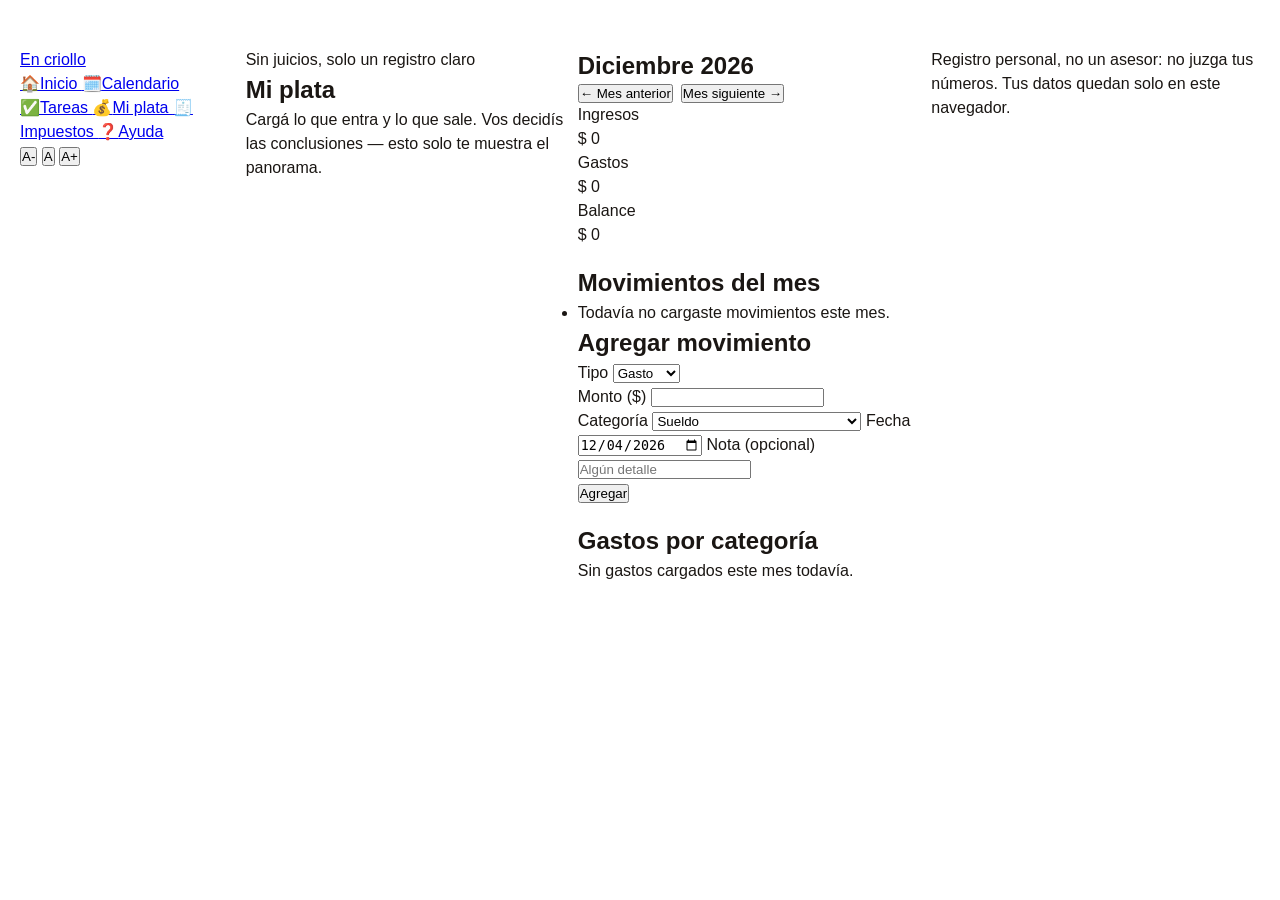
<file: finanzas.html>
<!DOCTYPE html>
<html lang="es-AR" class="fs-normal">
<head>
<meta charset="UTF-8">
<meta name="viewport" content="width=device-width, initial-scale=1.0">
<title>Mi plata — En criollo</title>
<link rel="stylesheet" href="style.css">
</head>
<body>

<div id="app-nav" class="app-nav"></div>

<section class="page-header">
  <div class="wrap">
    <p class="eyebrow">Sin juicios, solo un registro claro</p>
    <h1>Mi plata</h1>
    <p>Cargá lo que entra y lo que sale. Vos decidís las conclusiones — esto solo te muestra el panorama.</p>
  </div>
</section>

<section class="section">
  <div class="wrap">

    <div class="card">
      <div class="cal-nav">
        <h2 id="fin-titulo" style="text-transform:capitalize;">—</h2>
        <div style="display:flex; gap:8px;">
          <button class="btn btn-ghost btn-sm" id="fin-prev">← Mes anterior</button>
          <button class="btn btn-ghost btn-sm" id="fin-next">Mes siguiente →</button>
        </div>
      </div>
      <div class="cards-grid" style="margin-bottom:0;">
        <div class="stat-card good">
          <div class="stat-label">Ingresos</div>
          <div class="stat-value" id="fin-ingresos">$0</div>
        </div>
        <div class="stat-card">
          <div class="stat-label">Gastos</div>
          <div class="stat-value" id="fin-gastos" style="color:var(--rust);">$0</div>
        </div>
        <div class="stat-card">
          <div class="stat-label">Balance</div>
          <div class="stat-value" id="fin-balance">$0</div>
        </div>
      </div>
    </div>

    <div class="two-col" style="margin-top:18px;">
      <div class="card">
        <h2>Movimientos del mes</h2>
        <ul class="list" id="lista-movimientos"></ul>
      </div>
      <div class="card">
        <h2>Agregar movimiento</h2>
        <form id="form-movimiento">
          <div class="form-row">
            <div>
              <label for="mov-tipo">Tipo</label>
              <select id="mov-tipo">
                <option value="gasto">Gasto</option>
                <option value="ingreso">Ingreso</option>
              </select>
            </div>
            <div>
              <label for="mov-monto">Monto ($)</label>
              <input type="number" id="mov-monto" min="0" step="1" required>
            </div>
          </div>
          <label for="mov-categoria">Categoría</label>
          <select id="mov-categoria">
            <option>Sueldo</option>
            <option>Changa / trabajo independiente</option>
            <option>Impuestos</option>
            <option>Alquiler / Expensas</option>
            <option>Comida</option>
            <option>Transporte</option>
            <option>Salud</option>
            <option>Servicios (luz, gas, internet)</option>
            <option>Ocio</option>
            <option>Otro</option>
          </select>
          <label for="mov-fecha">Fecha</label>
          <input type="date" id="mov-fecha" required>
          <label for="mov-nota">Nota (opcional)</label>
          <input type="text" id="mov-nota" placeholder="Algún detalle">
          <div class="form-actions">
            <button type="submit" class="btn btn-primary btn-block">Agregar</button>
          </div>
        </form>
      </div>
    </div>

    <div class="card" style="margin-top:18px;">
      <h2>Gastos por categoría</h2>
      <div id="fin-barras"></div>
    </div>

  </div>
</section>

<footer class="footer">
  <div class="wrap">
    <p>Registro personal, no un asesor: no juzga tus números. Tus datos quedan solo en este navegador.</p>
  </div>
</footer>

<script src="core.js"></script>
<script src="nav.js"></script>
<script src="pages.js"></script>
</body>
</html>
</file>
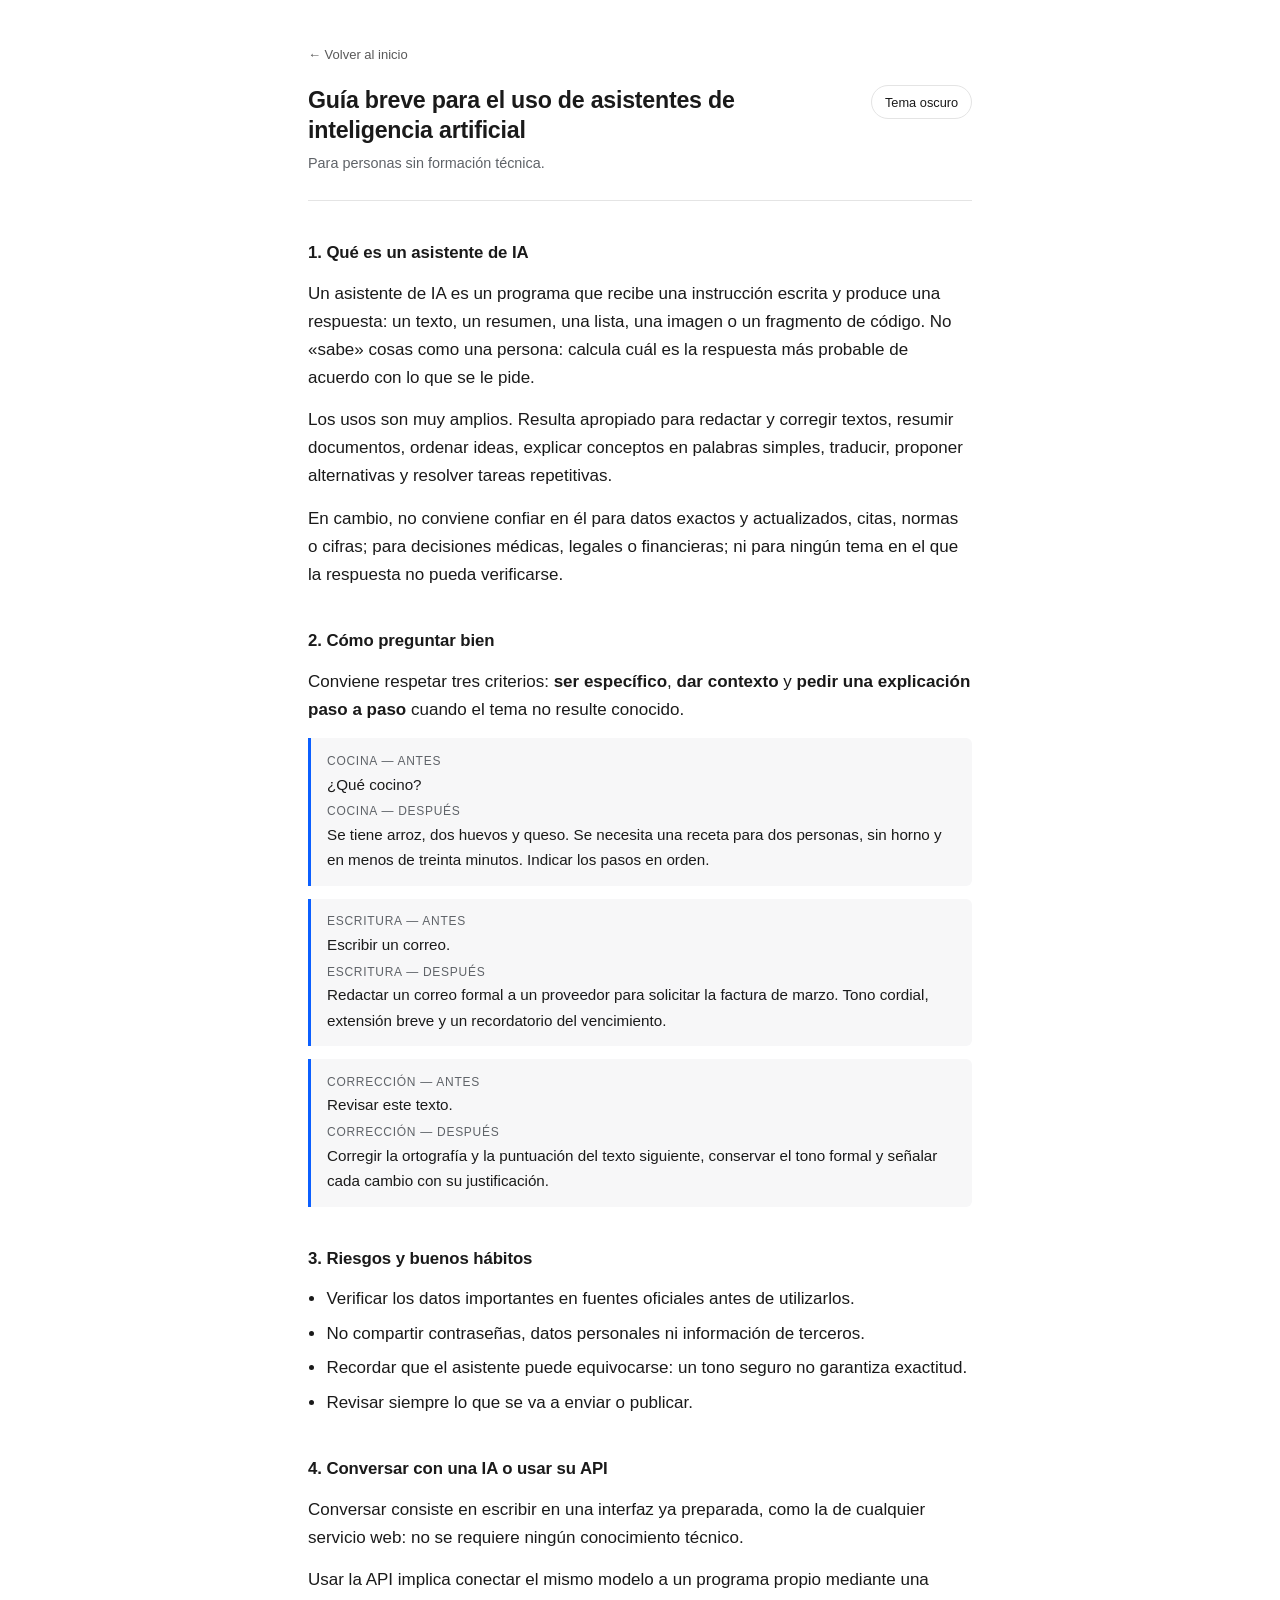
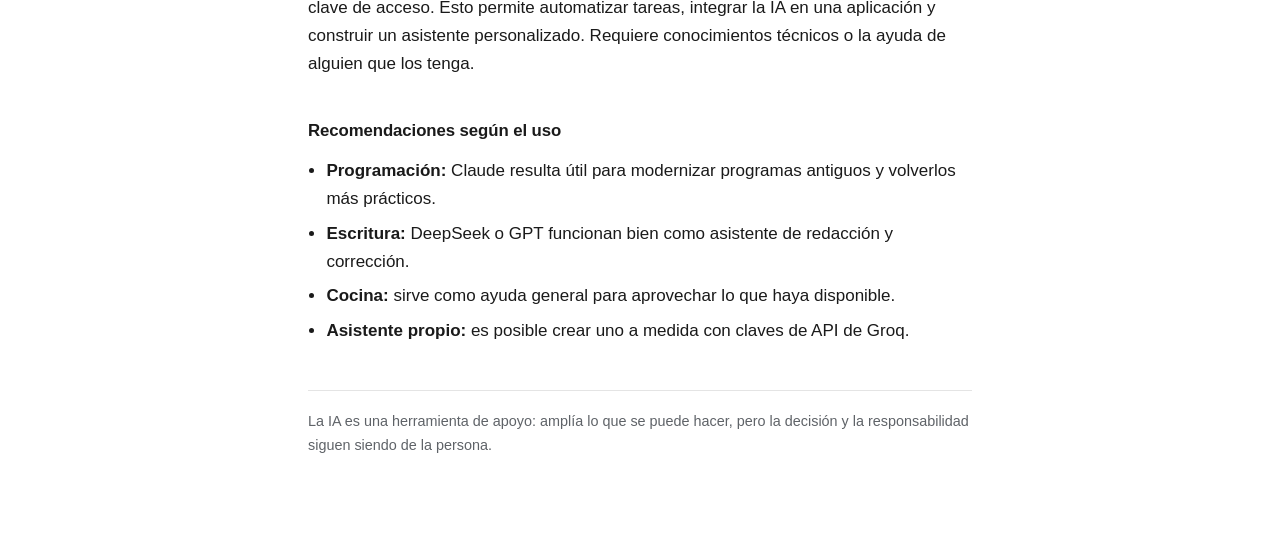
<file: guia-ia.html>
<!DOCTYPE html>
<html lang="es-AR">
<head>
<meta charset="utf-8">
<meta name="viewport" content="width=device-width, initial-scale=1">
<title>Guía breve para el uso de asistentes de IA</title>
<meta name="description" content="Qué es un asistente de inteligencia artificial, cómo preguntar bien y qué riesgos tener en cuenta. Para personas sin formación técnica.">
<link rel="icon" href="data:image/svg+xml,%3Csvg xmlns='http://www.w3.org/2000/svg' viewBox='0 0 32 32'%3E%3Crect width='32' height='32' rx='7' fill='%231a1613'/%3E%3Crect x='9' y='9' width='14' height='14' fill='%23e8590c'/%3E%3C/svg%3E">
<link rel="canonical" href="https://ar-bsb.github.io/guia-ia.html">
<meta property="og:type" content="website">
<meta property="og:site_name" content="Ar-BSB">
<meta property="og:title" content="Guía breve para el uso de asistentes de IA">
<meta property="og:description" content="Qué es un asistente de inteligencia artificial, cómo preguntar bien y qué riesgos tener en cuenta. Para personas sin formación técnica.">
<meta property="og:url" content="https://ar-bsb.github.io/guia-ia.html">
<meta property="og:locale" content="es_AR">
<meta name="twitter:card" content="summary">
<meta name="twitter:title" content="Guía breve para el uso de asistentes de IA">
<meta name="twitter:description" content="Qué es un asistente de inteligencia artificial, cómo preguntar bien y qué riesgos tener en cuenta. Para personas sin formación técnica.">
<script>
  (function () {
    try {
      var t = localStorage.getItem('tema');
      if (t === 'light' || t === 'dark') document.documentElement.setAttribute('data-theme', t);
    } catch (e) {}
  })();
</script>
<style>
  :root {
    --bg: #ffffff;
    --fg: #1a1a1a;
    --muted: #5f6368;
    --rule: #e4e4e4;
    --accent: #0b5fff;
    --card: #f7f7f8;
  }
  @media (prefers-color-scheme: dark) {
    :root {
      --bg: #131313;
      --fg: #e9e9e9;
      --muted: #a2a2a2;
      --rule: #2c2c2c;
      --accent: #7aa7ff;
      --card: #1b1b1d;
    }
  }
  html[data-theme="light"] {
    --bg: #ffffff;
    --fg: #1a1a1a;
    --muted: #5f6368;
    --rule: #e4e4e4;
    --accent: #0b5fff;
    --card: #f7f7f8;
  }
  html[data-theme="dark"] {
    --bg: #131313;
    --fg: #e9e9e9;
    --muted: #a2a2a2;
    --rule: #2c2c2c;
    --accent: #7aa7ff;
    --card: #1b1b1d;
  }

  * { box-sizing: border-box; }

  body {
    margin: 0;
    background: var(--bg);
    color: var(--fg);
    font-family: -apple-system, BlinkMacSystemFont, "Segoe UI", Roboto, Helvetica, Arial, sans-serif;
    font-size: 17px;
    line-height: 1.65;
    -webkit-text-size-adjust: 100%;
  }

  .wrap {
    max-width: 44rem;
    margin: 0 auto;
    padding: 2.5rem 1.25rem 4rem;
  }

  header {
    display: flex;
    align-items: flex-start;
    justify-content: space-between;
    gap: 1rem;
    border-bottom: 1px solid var(--rule);
    padding-bottom: 1.5rem;
    margin-bottom: 2rem;
  }

  h1 {
    font-size: 1.45rem;
    line-height: 1.3;
    margin: 0 0 .4rem;
    font-weight: 600;
    letter-spacing: -.01em;
  }

  .sub {
    margin: 0;
    color: var(--muted);
    font-size: .9rem;
  }

  #toggle {
    flex: none;
    font: inherit;
    font-size: .8rem;
    color: var(--fg);
    background: transparent;
    border: 1px solid var(--rule);
    border-radius: 999px;
    padding: .35rem .8rem;
    cursor: pointer;
    white-space: nowrap;
  }
  #toggle:hover { border-color: var(--muted); }

  h2 {
    font-size: 1.05rem;
    font-weight: 600;
    margin: 2.4rem 0 .8rem;
    letter-spacing: -.005em;
  }

  p { margin: 0 0 .9rem; }

  ul {
    margin: 0 0 .9rem;
    padding-left: 1.15rem;
  }
  li { margin-bottom: .4rem; }

  strong { font-weight: 600; }

  .ejemplo {
    background: var(--card);
    border-left: 3px solid var(--accent);
    border-radius: 0 6px 6px 0;
    padding: .85rem 1rem;
    margin: 0 0 .8rem;
    font-size: .95rem;
  }
  .ejemplo p { margin: 0 0 .35rem; }
  .ejemplo p:last-child { margin-bottom: 0; }
  .etq {
    color: var(--muted);
    font-size: .75rem;
    text-transform: uppercase;
    letter-spacing: .06em;
    display: block;
  }

  .nota {
    border-top: 1px solid var(--rule);
    margin-top: 2.8rem;
    padding-top: 1.2rem;
    color: var(--muted);
    font-size: .9rem;
  }

  @media (max-width: 420px) {
    body { font-size: 16px; }
    header { flex-direction: column; }
    .wrap { padding-top: 1.8rem; }
  }
</style>
<link rel="stylesheet" href="site.css">
</head>
<body>
<div class="wrap">

  <a class="home-link" href="index.html">← Volver al inicio</a>
<header>
    <div>
      <h1>Guía breve para el uso de asistentes de inteligencia artificial</h1>
      <p class="sub">Para personas sin formación técnica.</p>
    </div>
    <button id="toggle" type="button" aria-label="Cambiar entre tema claro y oscuro">Tema</button>
  </header>

  <main>

    <h2>1. Qué es un asistente de IA</h2>
    <p>Un asistente de IA es un programa que recibe una instrucción escrita y produce una respuesta: un texto, un resumen, una lista, una imagen o un fragmento de código. No «sabe» cosas como una persona: calcula cuál es la respuesta más probable de acuerdo con lo que se le pide.</p>
    <p>Los usos son muy amplios. Resulta apropiado para redactar y corregir textos, resumir documentos, ordenar ideas, explicar conceptos en palabras simples, traducir, proponer alternativas y resolver tareas repetitivas.</p>
    <p>En cambio, no conviene confiar en él para datos exactos y actualizados, citas, normas o cifras; para decisiones médicas, legales o financieras; ni para ningún tema en el que la respuesta no pueda verificarse.</p>

    <h2>2. Cómo preguntar bien</h2>
    <p>Conviene respetar tres criterios: <strong>ser específico</strong>, <strong>dar contexto</strong> y <strong>pedir una explicación paso a paso</strong> cuando el tema no resulte conocido.</p>

    <div class="ejemplo">
      <p><span class="etq">Cocina — antes</span>¿Qué cocino?</p>
      <p><span class="etq">Cocina — después</span>Se tiene arroz, dos huevos y queso. Se necesita una receta para dos personas, sin horno y en menos de treinta minutos. Indicar los pasos en orden.</p>
    </div>

    <div class="ejemplo">
      <p><span class="etq">Escritura — antes</span>Escribir un correo.</p>
      <p><span class="etq">Escritura — después</span>Redactar un correo formal a un proveedor para solicitar la factura de marzo. Tono cordial, extensión breve y un recordatorio del vencimiento.</p>
    </div>

    <div class="ejemplo">
      <p><span class="etq">Corrección — antes</span>Revisar este texto.</p>
      <p><span class="etq">Corrección — después</span>Corregir la ortografía y la puntuación del texto siguiente, conservar el tono formal y señalar cada cambio con su justificación.</p>
    </div>

    <h2>3. Riesgos y buenos hábitos</h2>
    <ul>
      <li>Verificar los datos importantes en fuentes oficiales antes de utilizarlos.</li>
      <li>No compartir contraseñas, datos personales ni información de terceros.</li>
      <li>Recordar que el asistente puede equivocarse: un tono seguro no garantiza exactitud.</li>
      <li>Revisar siempre lo que se va a enviar o publicar.</li>
    </ul>

    <h2>4. Conversar con una IA o usar su API</h2>
    <p>Conversar consiste en escribir en una interfaz ya preparada, como la de cualquier servicio web: no se requiere ningún conocimiento técnico.</p>
    <p>Usar la API implica conectar el mismo modelo a un programa propio mediante una clave de acceso. Esto permite automatizar tareas, integrar la IA en una aplicación y construir un asistente personalizado. Requiere conocimientos técnicos o la ayuda de alguien que los tenga.</p>

    <h2>Recomendaciones según el uso</h2>
    <ul>
      <li><strong>Programación:</strong> Claude resulta útil para modernizar programas antiguos y volverlos más prácticos.</li>
      <li><strong>Escritura:</strong> DeepSeek o GPT funcionan bien como asistente de redacción y corrección.</li>
      <li><strong>Cocina:</strong> sirve como ayuda general para aprovechar lo que haya disponible.</li>
      <li><strong>Asistente propio:</strong> es posible crear uno a medida con claves de API de Groq.</li>
    </ul>

    <p class="nota">La IA es una herramienta de apoyo: amplía lo que se puede hacer, pero la decisión y la responsabilidad siguen siendo de la persona.</p>

  </main>
</div>

<script>
  (function () {
    var btn = document.getElementById('toggle');
    var root = document.documentElement;

    function actual() {
      var fijado = root.getAttribute('data-theme');
      if (fijado) return fijado;
      return window.matchMedia('(prefers-color-scheme: dark)').matches ? 'dark' : 'light';
    }

    function aplicar(tema) {
      root.setAttribute('data-theme', tema);
      try { localStorage.setItem('tema', tema); } catch (e) {}
      btn.textContent = tema === 'dark' ? 'Tema claro' : 'Tema oscuro';
    }

    btn.textContent = actual() === 'dark' ? 'Tema claro' : 'Tema oscuro';

    btn.addEventListener('click', function () {
      aplicar(actual() === 'dark' ? 'light' : 'dark');
    });
  })();
</script>
</body>
</html>
</file>
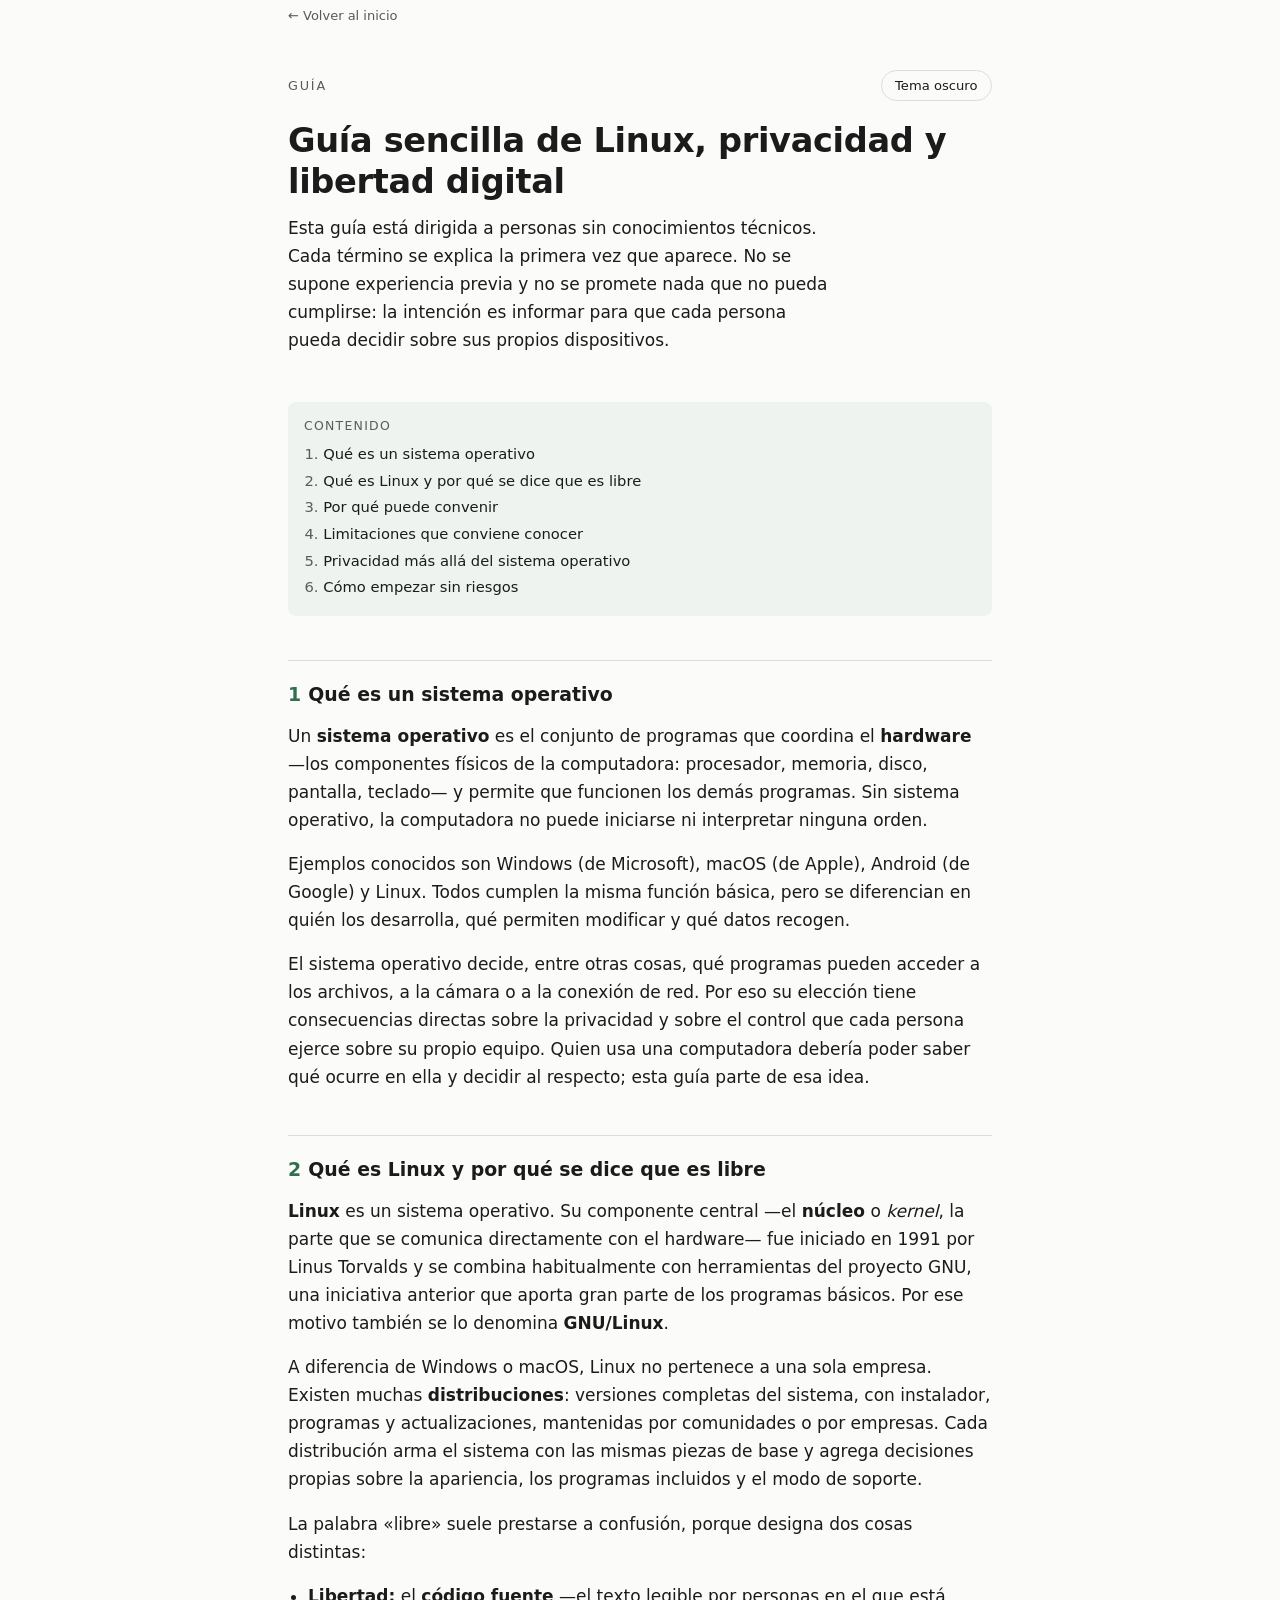
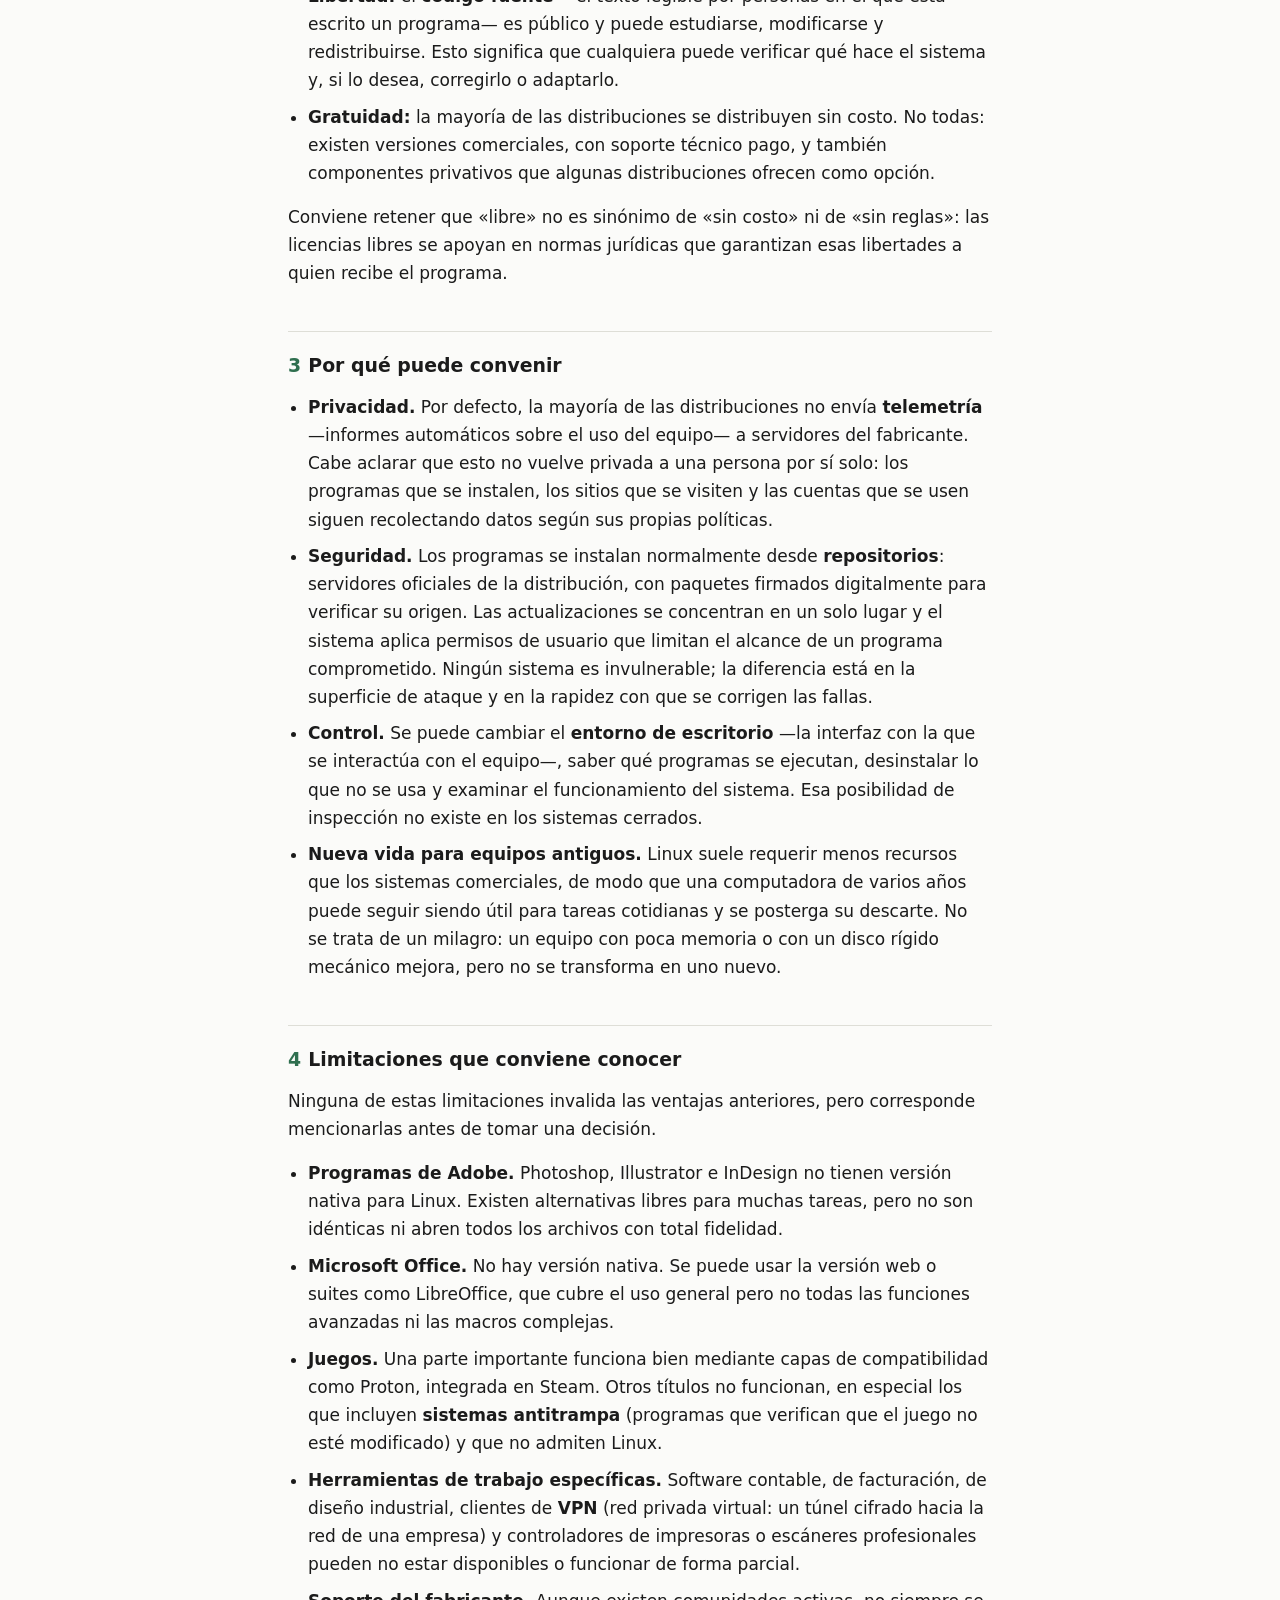
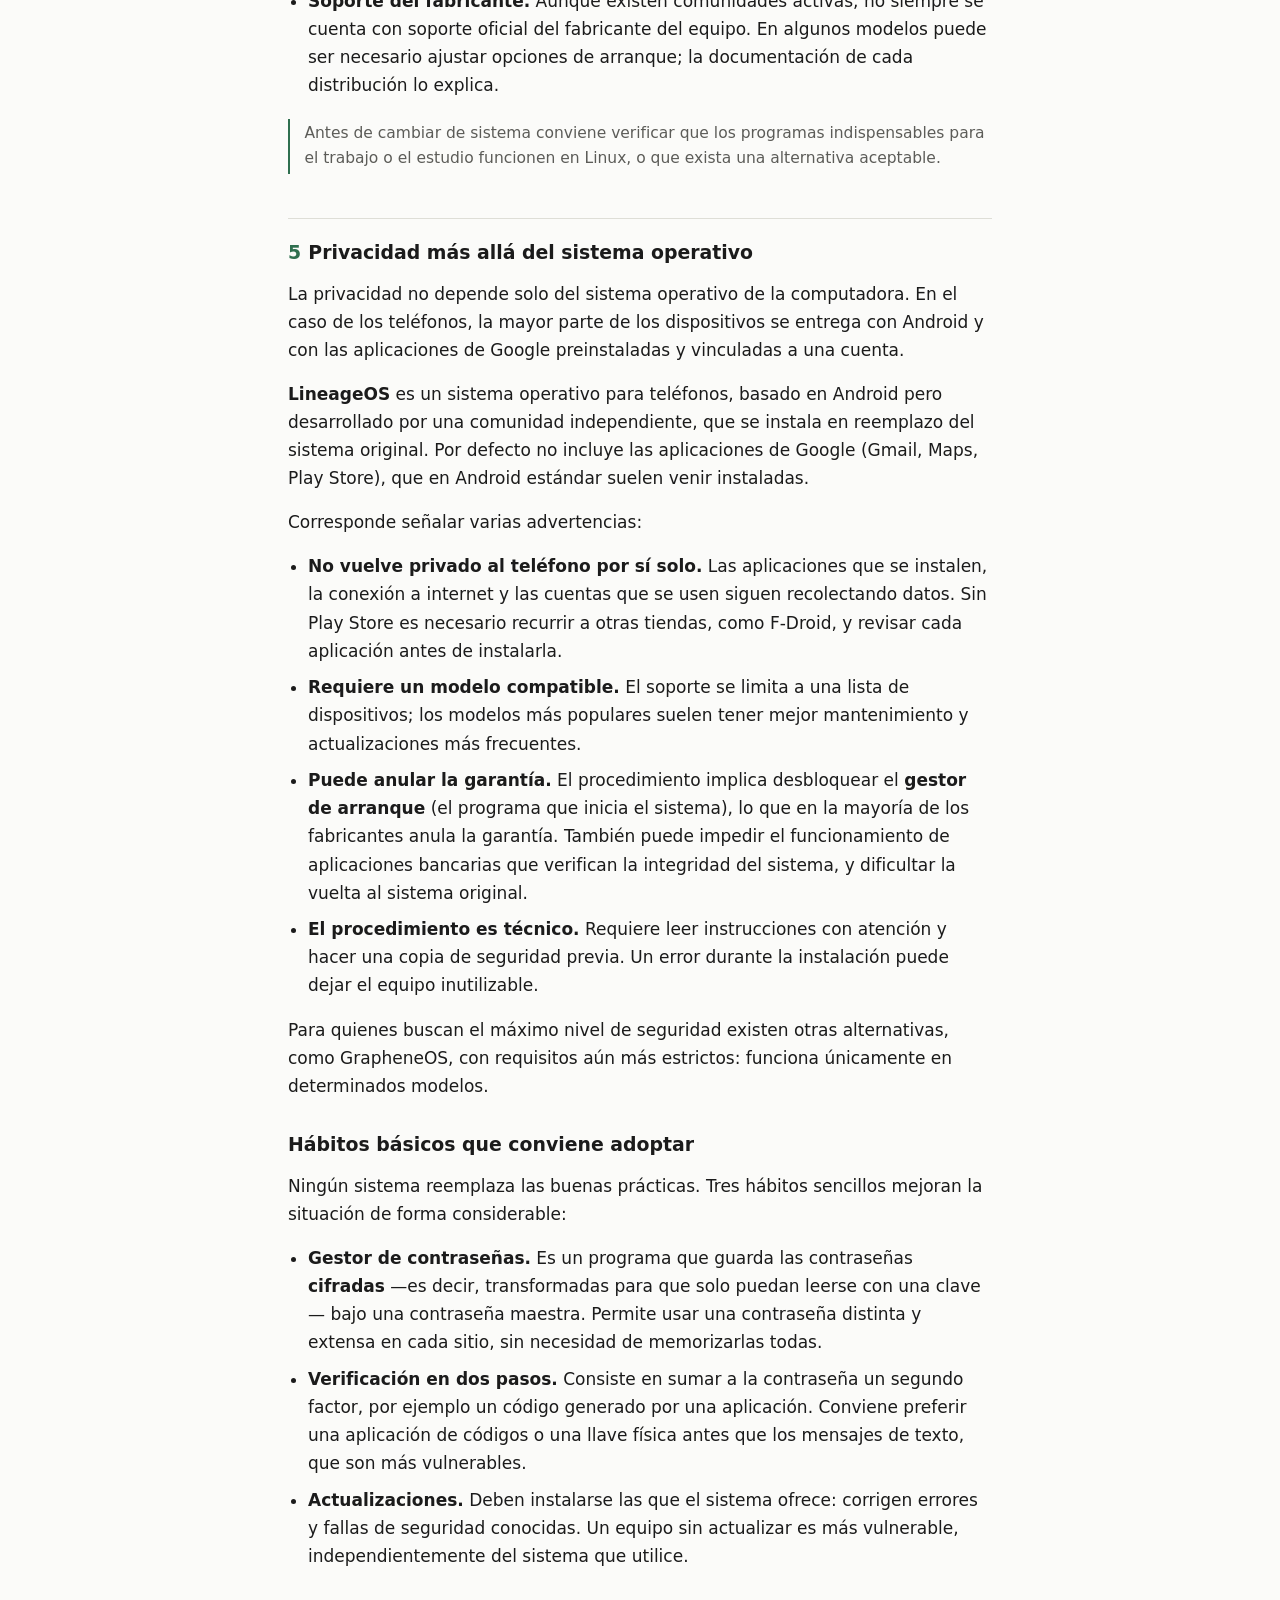
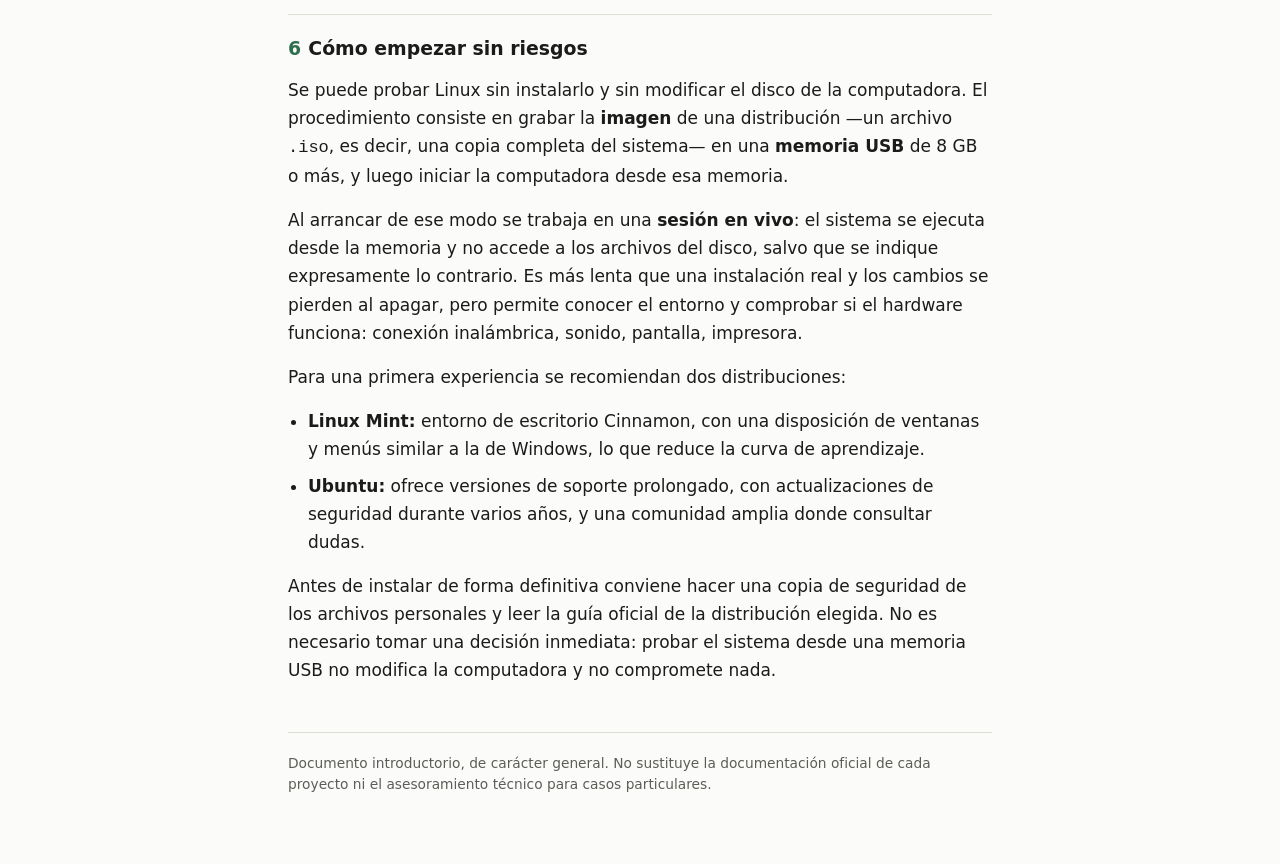
<file: guia-linux.html>
<!DOCTYPE html>
<html lang="es-AR">
<head>
<meta charset="utf-8">
<meta name="viewport" content="width=device-width, initial-scale=1">
<title>Guía sencilla de Linux, privacidad y libertad digital</title>
<meta name="description" content="Guía introductoria sobre sistemas operativos, Linux, privacidad digital y cómo empezar sin riesgos.">
<link rel="icon" href="data:image/svg+xml,%3Csvg xmlns='http://www.w3.org/2000/svg' viewBox='0 0 32 32'%3E%3Crect width='32' height='32' rx='7' fill='%231a1613'/%3E%3Crect x='9' y='9' width='14' height='14' fill='%23e8590c'/%3E%3C/svg%3E">
<link rel="canonical" href="https://ar-bsb.github.io/guia-linux.html">
<meta property="og:type" content="website">
<meta property="og:site_name" content="Ar-BSB">
<meta property="og:title" content="Guía sencilla de Linux, privacidad y libertad digital">
<meta property="og:description" content="Guía introductoria sobre sistemas operativos, Linux, privacidad digital y cómo empezar sin riesgos.">
<meta property="og:url" content="https://ar-bsb.github.io/guia-linux.html">
<meta property="og:locale" content="es_AR">
<meta name="twitter:card" content="summary">
<meta name="twitter:title" content="Guía sencilla de Linux, privacidad y libertad digital">
<meta name="twitter:description" content="Guía introductoria sobre sistemas operativos, Linux, privacidad digital y cómo empezar sin riesgos.">
<style>
  :root {
    color-scheme: light;
    --bg: #fbfbf9;
    --fg: #1b1b1b;
    --muted: #5c5c58;
    --rule: #dedeD7;
    --accent: #2f6f4f;
    --accent-soft: #eef3ef;
  }

  @media (prefers-color-scheme: dark) {
    :root:not([data-theme="light"]) {
      color-scheme: dark;
      --bg: #16171a;
      --fg: #e7e7e3;
      --muted: #a3a39c;
      --rule: #2f3136;
      --accent: #7fc39c;
      --accent-soft: #1d2a23;
    }
  }

  :root[data-theme="dark"] {
    color-scheme: dark;
    --bg: #16171a;
    --fg: #e7e7e3;
    --muted: #a3a39c;
    --rule: #2f3136;
    --accent: #7fc39c;
    --accent-soft: #1d2a23;
  }

  * { box-sizing: border-box; }

  html {
    -webkit-text-size-adjust: 100%;
  }

  body {
    margin: 0;
    padding: 0 1.25rem 4rem;
    background: var(--bg);
    color: var(--fg);
    font-family: system-ui, -apple-system, "Segoe UI", Roboto, "Helvetica Neue", Arial, sans-serif;
    font-size: 1.0625rem;
    line-height: 1.65;
    -webkit-font-smoothing: antialiased;
  }

  .wrap {
    max-width: 44rem;
    margin: 0 auto;
  }

  .topbar {
    display: flex;
    align-items: center;
    justify-content: space-between;
    gap: 1rem;
    padding-top: 1.5rem;
  }

  .kicker {
    margin: 0;
    font-size: 0.8rem;
    letter-spacing: 0.14em;
    text-transform: uppercase;
    color: var(--muted);
  }

  #theme-toggle {
    font: inherit;
    font-size: 0.82rem;
    line-height: 1;
    padding: 0.5rem 0.85rem;
    color: var(--fg);
    background: transparent;
    border: 1px solid var(--rule);
    border-radius: 999px;
    cursor: pointer;
  }

  #theme-toggle:hover {
    border-color: var(--accent);
    color: var(--accent);
  }

  #theme-toggle:focus-visible {
    outline: 2px solid var(--accent);
    outline-offset: 2px;
  }

  h1 {
    margin: 1.25rem 0 0.75rem;
    font-size: clamp(1.65rem, 6vw, 2.1rem);
    line-height: 1.2;
    font-weight: 650;
    letter-spacing: -0.01em;
  }

  .lead {
    margin: 0 0 1.75rem;
    color: var(--muted);
    font-size: 1.03rem;
  }

  .toc {
    margin: 0 0 2.5rem;
    padding: 0.85rem 1rem;
    background: var(--accent-soft);
    border-radius: 0.5rem;
    font-size: 0.92rem;
    color: var(--muted);
  }

  .toc p {
    margin: 0 0 0.35rem;
    font-size: 0.78rem;
    letter-spacing: 0.1em;
    text-transform: uppercase;
  }

  .toc ol {
    margin: 0;
    padding-left: 1.2rem;
  }

  .toc li {
    margin-bottom: 0.15rem;
  }

  .toc a {
    color: var(--fg);
    text-decoration: none;
    border-bottom: 1px solid transparent;
  }

  .toc a:hover {
    border-bottom-color: var(--accent);
  }

  h2 {
    margin: 2.75rem 0 0.9rem;
    padding-top: 1.35rem;
    border-top: 1px solid var(--rule);
    font-size: 1.18rem;
    line-height: 1.35;
    font-weight: 650;
  }

  h2 .num {
    color: var(--accent);
    margin-right: 0.45rem;
    font-variant-numeric: tabular-nums;
  }

  p { margin: 0 0 1rem; }

  ul, ol {
    margin: 0 0 1rem;
    padding-left: 1.25rem;
  }

  li { margin-bottom: 0.55rem; }

  strong { font-weight: 630; }

  .note {
    margin: 1.25rem 0;
    padding: 0.1rem 0 0.1rem 0.9rem;
    border-left: 2px solid var(--accent);
    color: var(--muted);
    font-size: 0.97rem;
  }

  .note p:last-child { margin-bottom: 0; }

  footer {
    margin-top: 3rem;
    padding-top: 1.25rem;
    border-top: 1px solid var(--rule);
    color: var(--muted);
    font-size: 0.86rem;
    line-height: 1.55;
  }

  footer p { margin: 0 0 0.4rem; }
</style>
<link rel="stylesheet" href="site.css">
</head>
<body>
<div class="wrap">

  <a class="home-link" href="index.html">← Volver al inicio</a>
<header>
    <div class="topbar">
      <p class="kicker">Guía</p>
      <button id="theme-toggle" type="button" aria-label="Cambiar tema">Tema oscuro</button>
    </div>
    <h1>Guía sencilla de Linux, privacidad y libertad digital</h1>
    <p class="lead">
      Esta guía está dirigida a personas sin conocimientos técnicos. Cada término se explica
      la primera vez que aparece. No se supone experiencia previa y no se promete nada que no
      pueda cumplirse: la intención es informar para que cada persona pueda decidir sobre sus
      propios dispositivos.
    </p>

    <nav class="toc" aria-label="Contenido">
      <p>Contenido</p>
      <ol>
        <li><a href="#sistema-operativo">Qué es un sistema operativo</a></li>
        <li><a href="#linux">Qué es Linux y por qué se dice que es libre</a></li>
        <li><a href="#por-que">Por qué puede convenir</a></li>
        <li><a href="#limites">Limitaciones que conviene conocer</a></li>
        <li><a href="#privacidad">Privacidad más allá del sistema operativo</a></li>
        <li><a href="#empezar">Cómo empezar sin riesgos</a></li>
      </ol>
    </nav>
  </header>

  <main>

    <section id="sistema-operativo">
      <h2><span class="num">1</span>Qué es un sistema operativo</h2>

      <p>
        Un <strong>sistema operativo</strong> es el conjunto de programas que coordina el
        <strong>hardware</strong> —los componentes físicos de la computadora: procesador, memoria,
        disco, pantalla, teclado— y permite que funcionen los demás programas. Sin sistema
        operativo, la computadora no puede iniciarse ni interpretar ninguna orden.
      </p>

      <p>
        Ejemplos conocidos son Windows (de Microsoft), macOS (de Apple), Android (de Google) y
        Linux. Todos cumplen la misma función básica, pero se diferencian en quién los desarrolla,
        qué permiten modificar y qué datos recogen.
      </p>

      <p>
        El sistema operativo decide, entre otras cosas, qué programas pueden acceder a los archivos,
        a la cámara o a la conexión de red. Por eso su elección tiene consecuencias directas sobre
        la privacidad y sobre el control que cada persona ejerce sobre su propio equipo. Quien usa
        una computadora debería poder saber qué ocurre en ella y decidir al respecto; esta guía
        parte de esa idea.
      </p>
    </section>

    <section id="linux">
      <h2><span class="num">2</span>Qué es Linux y por qué se dice que es libre</h2>

      <p>
        <strong>Linux</strong> es un sistema operativo. Su componente central —el
        <strong>núcleo</strong> o <em>kernel</em>, la parte que se comunica directamente con el
        hardware— fue iniciado en 1991 por Linus Torvalds y se combina habitualmente con herramientas
        del proyecto GNU, una iniciativa anterior que aporta gran parte de los programas básicos.
        Por ese motivo también se lo denomina <strong>GNU/Linux</strong>.
      </p>

      <p>
        A diferencia de Windows o macOS, Linux no pertenece a una sola empresa. Existen muchas
        <strong>distribuciones</strong>: versiones completas del sistema, con instalador, programas
        y actualizaciones, mantenidas por comunidades o por empresas. Cada distribución arma el
        sistema con las mismas piezas de base y agrega decisiones propias sobre la apariencia, los
        programas incluidos y el modo de soporte.
      </p>

      <p>
        La palabra «libre» suele prestarse a confusión, porque designa dos cosas distintas:
      </p>

      <ul>
        <li>
          <strong>Libertad:</strong> el <strong>código fuente</strong> —el texto legible por personas
          en el que está escrito un programa— es público y puede estudiarse, modificarse y
          redistribuirse. Esto significa que cualquiera puede verificar qué hace el sistema y, si
          lo desea, corregirlo o adaptarlo.
        </li>
        <li>
          <strong>Gratuidad:</strong> la mayoría de las distribuciones se distribuyen sin costo.
          No todas: existen versiones comerciales, con soporte técnico pago, y también componentes
          privativos que algunas distribuciones ofrecen como opción.
        </li>
      </ul>

      <p>
        Conviene retener que «libre» no es sinónimo de «sin costo» ni de «sin reglas»: las licencias
        libres se apoyan en normas jurídicas que garantizan esas libertades a quien recibe el
        programa.
      </p>
    </section>

    <section id="por-que">
      <h2><span class="num">3</span>Por qué puede convenir</h2>

      <ul>
        <li>
          <strong>Privacidad.</strong> Por defecto, la mayoría de las distribuciones no envía
          <strong>telemetría</strong> —informes automáticos sobre el uso del equipo— a servidores
          del fabricante. Cabe aclarar que esto no vuelve privada a una persona por sí solo: los
          programas que se instalen, los sitios que se visiten y las cuentas que se usen siguen
          recolectando datos según sus propias políticas.
        </li>
        <li>
          <strong>Seguridad.</strong> Los programas se instalan normalmente desde
          <strong>repositorios</strong>: servidores oficiales de la distribución, con paquetes
          firmados digitalmente para verificar su origen. Las actualizaciones se concentran en un
          solo lugar y el sistema aplica permisos de usuario que limitan el alcance de un programa
          comprometido. Ningún sistema es invulnerable; la diferencia está en la superficie de
          ataque y en la rapidez con que se corrigen las fallas.
        </li>
        <li>
          <strong>Control.</strong> Se puede cambiar el <strong>entorno de escritorio</strong> —la
          interfaz con la que se interactúa con el equipo—, saber qué programas se ejecutan,
          desinstalar lo que no se usa y examinar el funcionamiento del sistema. Esa posibilidad de
          inspección no existe en los sistemas cerrados.
        </li>
        <li>
          <strong>Nueva vida para equipos antiguos.</strong> Linux suele requerir menos recursos que
          los sistemas comerciales, de modo que una computadora de varios años puede seguir siendo
          útil para tareas cotidianas y se posterga su descarte. No se trata de un milagro: un equipo
          con poca memoria o con un disco rígido mecánico mejora, pero no se transforma en uno nuevo.
        </li>
      </ul>
    </section>

    <section id="limites">
      <h2><span class="num">4</span>Limitaciones que conviene conocer</h2>

      <p>
        Ninguna de estas limitaciones invalida las ventajas anteriores, pero corresponde
        mencionarlas antes de tomar una decisión.
      </p>

      <ul>
        <li>
          <strong>Programas de Adobe.</strong> Photoshop, Illustrator e InDesign no tienen versión
          nativa para Linux. Existen alternativas libres para muchas tareas, pero no son idénticas
          ni abren todos los archivos con total fidelidad.
        </li>
        <li>
          <strong>Microsoft Office.</strong> No hay versión nativa. Se puede usar la versión web o
          suites como LibreOffice, que cubre el uso general pero no todas las funciones avanzadas ni
          las macros complejas.
        </li>
        <li>
          <strong>Juegos.</strong> Una parte importante funciona bien mediante capas de
          compatibilidad como Proton, integrada en Steam. Otros títulos no funcionan, en especial los
          que incluyen <strong>sistemas antitrampa</strong> (programas que verifican que el juego no
          esté modificado) y que no admiten Linux.
        </li>
        <li>
          <strong>Herramientas de trabajo específicas.</strong> Software contable, de facturación,
          de diseño industrial, clientes de <strong>VPN</strong> (red privada virtual: un túnel
          cifrado hacia la red de una empresa) y controladores de impresoras o escáneres
          profesionales pueden no estar disponibles o funcionar de forma parcial.
        </li>
        <li>
          <strong>Soporte del fabricante.</strong> Aunque existen comunidades activas, no siempre se
          cuenta con soporte oficial del fabricante del equipo. En algunos modelos puede ser
          necesario ajustar opciones de arranque; la documentación de cada distribución lo explica.
        </li>
      </ul>

      <div class="note">
        <p>
          Antes de cambiar de sistema conviene verificar que los programas indispensables para el
          trabajo o el estudio funcionen en Linux, o que exista una alternativa aceptable.
        </p>
      </div>
    </section>

    <section id="privacidad">
      <h2><span class="num">5</span>Privacidad más allá del sistema operativo</h2>

      <p>
        La privacidad no depende solo del sistema operativo de la computadora. En el caso de los
        teléfonos, la mayor parte de los dispositivos se entrega con Android y con las aplicaciones
        de Google preinstaladas y vinculadas a una cuenta.
      </p>

      <p>
        <strong>LineageOS</strong> es un sistema operativo para teléfonos, basado en Android pero
        desarrollado por una comunidad independiente, que se instala en reemplazo del sistema
        original. Por defecto no incluye las aplicaciones de Google (Gmail, Maps, Play Store), que en
        Android estándar suelen venir instaladas.
      </p>

      <p>Corresponde señalar varias advertencias:</p>

      <ul>
        <li>
          <strong>No vuelve privado al teléfono por sí solo.</strong> Las aplicaciones que se
          instalen, la conexión a internet y las cuentas que se usen siguen recolectando datos. Sin
          Play Store es necesario recurrir a otras tiendas, como F-Droid, y revisar cada aplicación
          antes de instalarla.
        </li>
        <li>
          <strong>Requiere un modelo compatible.</strong> El soporte se limita a una lista de
          dispositivos; los modelos más populares suelen tener mejor mantenimiento y actualizaciones
          más frecuentes.
        </li>
        <li>
          <strong>Puede anular la garantía.</strong> El procedimiento implica desbloquear el
          <strong>gestor de arranque</strong> (el programa que inicia el sistema), lo que en la
          mayoría de los fabricantes anula la garantía. También puede impedir el funcionamiento de
          aplicaciones bancarias que verifican la integridad del sistema, y dificultar la vuelta al
          sistema original.
        </li>
        <li>
          <strong>El procedimiento es técnico.</strong> Requiere leer instrucciones con atención y
          hacer una copia de seguridad previa. Un error durante la instalación puede dejar el equipo
          inutilizable.
        </li>
      </ul>

      <p>
        Para quienes buscan el máximo nivel de seguridad existen otras alternativas, como
        GrapheneOS, con requisitos aún más estrictos: funciona únicamente en determinados modelos.
      </p>

      <h2 style="border-top: none; padding-top: 0; margin-top: 2rem;">Hábitos básicos que conviene adoptar</h2>

      <p>
        Ningún sistema reemplaza las buenas prácticas. Tres hábitos sencillos mejoran la situación
        de forma considerable:
      </p>

      <ul>
        <li>
          <strong>Gestor de contraseñas.</strong> Es un programa que guarda las contraseñas
          <strong>cifradas</strong> —es decir, transformadas para que solo puedan leerse con una
          clave— bajo una contraseña maestra. Permite usar una contraseña distinta y extensa en cada
          sitio, sin necesidad de memorizarlas todas.
        </li>
        <li>
          <strong>Verificación en dos pasos.</strong> Consiste en sumar a la contraseña un segundo
          factor, por ejemplo un código generado por una aplicación. Conviene preferir una aplicación
          de códigos o una llave física antes que los mensajes de texto, que son más vulnerables.
        </li>
        <li>
          <strong>Actualizaciones.</strong> Deben instalarse las que el sistema ofrece: corrigen
          errores y fallas de seguridad conocidas. Un equipo sin actualizar es más vulnerable,
          independientemente del sistema que utilice.
        </li>
      </ul>
    </section>

    <section id="empezar">
      <h2><span class="num">6</span>Cómo empezar sin riesgos</h2>

      <p>
        Se puede probar Linux sin instalarlo y sin modificar el disco de la computadora. El
        procedimiento consiste en grabar la <strong>imagen</strong> de una distribución —un archivo
        <code>.iso</code>, es decir, una copia completa del sistema— en una
        <strong>memoria USB</strong> de 8 GB o más, y luego iniciar la computadora desde esa memoria.
      </p>

      <p>
        Al arrancar de ese modo se trabaja en una <strong>sesión en vivo</strong>: el sistema se
        ejecuta desde la memoria y no accede a los archivos del disco, salvo que se indique
        expresamente lo contrario. Es más lenta que una instalación real y los cambios se pierden al
        apagar, pero permite conocer el entorno y comprobar si el hardware funciona: conexión
        inalámbrica, sonido, pantalla, impresora.
      </p>

      <p>Para una primera experiencia se recomiendan dos distribuciones:</p>

      <ul>
        <li>
          <strong>Linux Mint:</strong> entorno de escritorio Cinnamon, con una disposición de
          ventanas y menús similar a la de Windows, lo que reduce la curva de aprendizaje.
        </li>
        <li>
          <strong>Ubuntu:</strong> ofrece versiones de soporte prolongado, con actualizaciones de
          seguridad durante varios años, y una comunidad amplia donde consultar dudas.
        </li>
      </ul>

      <p>
        Antes de instalar de forma definitiva conviene hacer una copia de seguridad de los archivos
        personales y leer la guía oficial de la distribución elegida. No es necesario tomar una
        decisión inmediata: probar el sistema desde una memoria USB no modifica la computadora y no
        compromete nada.
      </p>
    </section>

  </main>

  <footer>
    <p>
      Documento introductorio, de carácter general. No sustituye la documentación oficial de cada
      proyecto ni el asesoramiento técnico para casos particulares.
    </p>
  </footer>

</div>

<script>
  (function () {
    var root = document.documentElement;
    var button = document.getElementById('theme-toggle');
    var stored = null;

    try {
      stored = window.localStorage.getItem('tema');
    } catch (error) {
      stored = null;
    }

    if (stored === 'dark' || stored === 'light') {
      root.setAttribute('data-theme', stored);
    }

    function currentTheme() {
      var explicit = root.getAttribute('data-theme');
      if (explicit === 'dark' || explicit === 'light') {
        return explicit;
      }
      return window.matchMedia && window.matchMedia('(prefers-color-scheme: dark)').matches
        ? 'dark'
        : 'light';
    }

    function updateButton() {
      var isDark = currentTheme() === 'dark';
      button.textContent = isDark ? 'Tema claro' : 'Tema oscuro';
      button.setAttribute('aria-label', isDark ? 'Cambiar a tema claro' : 'Cambiar a tema oscuro');
    }

    button.addEventListener('click', function () {
      var next = currentTheme() === 'dark' ? 'light' : 'dark';
      root.setAttribute('data-theme', next);
      try {
        window.localStorage.setItem('tema', next);
      } catch (error) {
        /* almacenamiento no disponible */
      }
      updateButton();
    });

    updateButton();
  })();
</script>
</body>
</html>
</file>
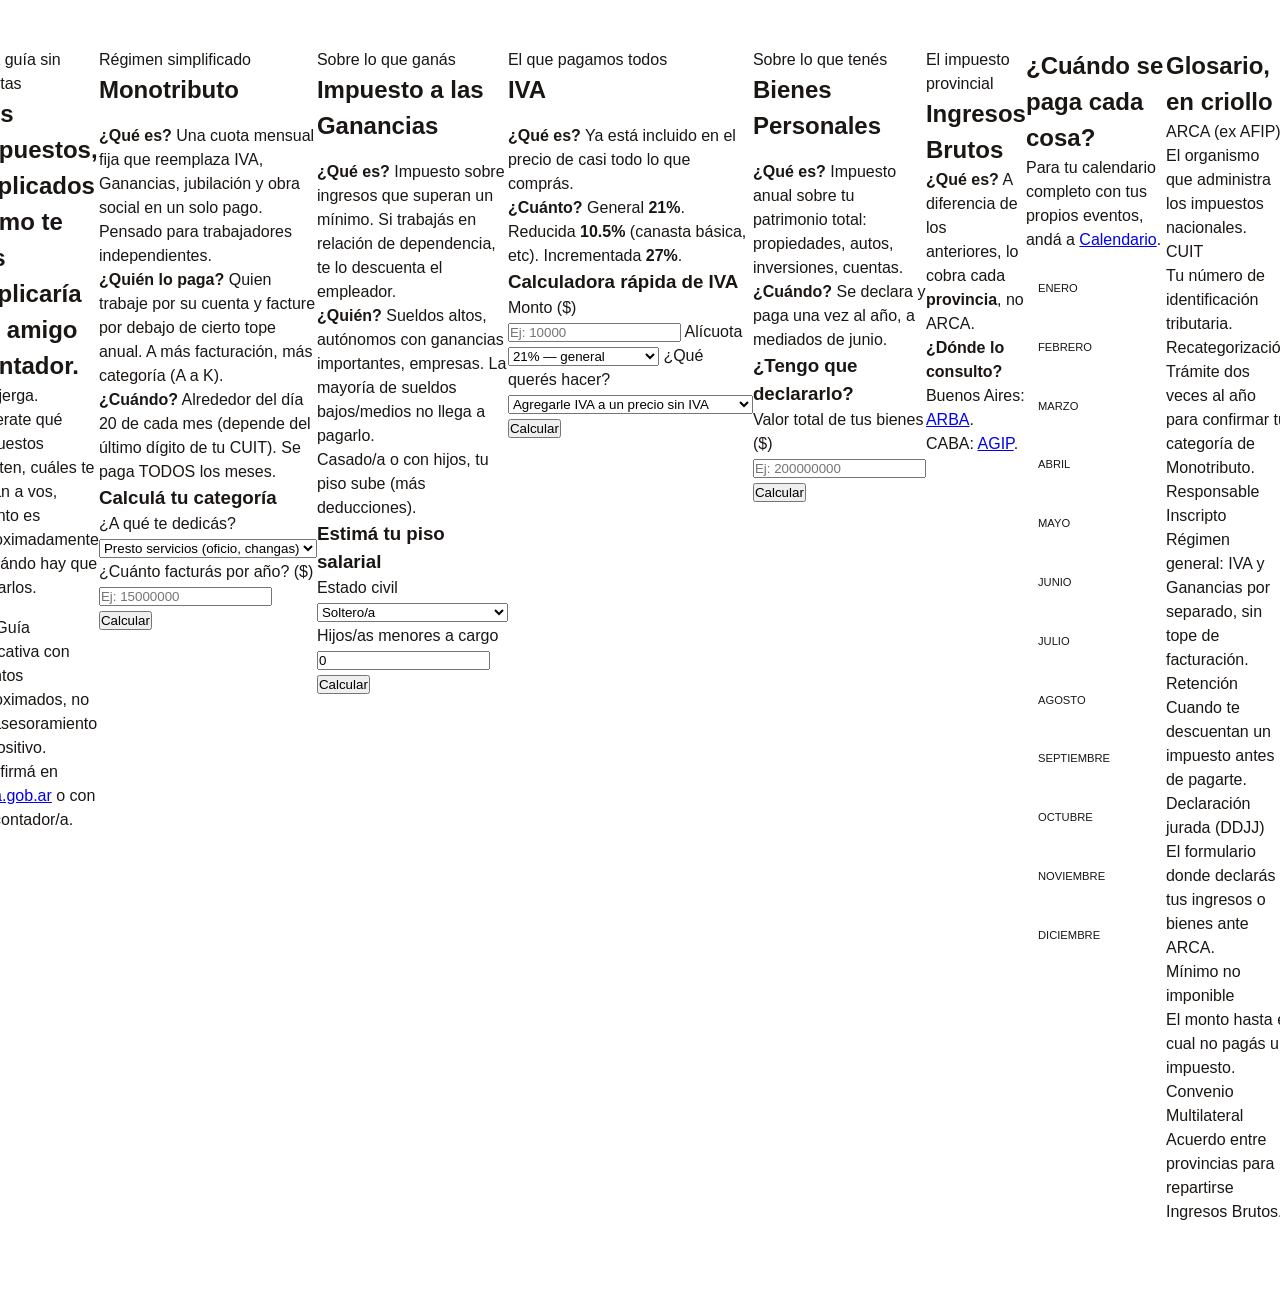
<file: impuestos.html>
<!DOCTYPE html>
<html lang="es-AR" class="fs-normal">
<head>
<meta charset="UTF-8">
<meta name="viewport" content="width=device-width, initial-scale=1.0">
<title>Impuestos — En criollo</title>
<link rel="stylesheet" href="style.css">
</head>
<body>

<div id="app-nav" class="app-nav"></div>

<section class="page-header">
  <div class="wrap narrow">
    <p class="eyebrow">Una guía sin vueltas</p>
    <h1>Los impuestos, explicados como te los explicaría un amigo contador.</h1>
    <p>Sin jerga. Enterate qué impuestos existen, cuáles te tocan a vos, cuánto es aproximadamente y cuándo hay que pagarlos.</p>
    <p class="disclaimer" style="margin-top:16px;">⚠️ Guía educativa con montos aproximados, no es asesoramiento impositivo. Confirmá en <a href="https://www.arca.gob.ar" target="_blank" rel="noopener">arca.gob.ar</a> o con un contador/a.</p>
  </div>
</section>

<section class="section" id="monotributo">
  <div class="wrap">
    <span class="tax-tag">Régimen simplificado</span>
    <h2 class="section-title">Monotributo</h2>
    <div class="two-col" style="margin-top:16px;">
      <div class="tax-explain">
        <p><strong>¿Qué es?</strong> Una cuota mensual fija que reemplaza IVA, Ganancias, jubilación y obra social en un solo pago. Pensado para trabajadores independientes.</p>
        <p><strong>¿Quién lo paga?</strong> Quien trabaje por su cuenta y facture por debajo de cierto tope anual. A más facturación, más categoría (A a K).</p>
        <p><strong>¿Cuándo?</strong> <span id="mono-vencimiento"></span></p>
      </div>
      <div class="card">
        <h3>Calculá tu categoría</h3>
        <label for="mono-actividad">¿A qué te dedicás?</label>
        <select id="mono-actividad">
          <option value="servicios">Presto servicios (oficio, changas)</option>
          <option value="bienes">Vendo productos</option>
        </select>
        <label for="mono-ingresos">¿Cuánto facturás por año? ($)</label>
        <input type="number" id="mono-ingresos" placeholder="Ej: 15000000" min="0" step="1000">
        <div class="form-actions"><button class="btn btn-primary btn-block" id="mono-calcular">Calcular</button></div>
        <div id="mono-resultado"></div>
      </div>
    </div>
  </div>
</section>

<section class="section alt" id="ganancias">
  <div class="wrap">
    <span class="tax-tag">Sobre lo que ganás</span>
    <h2 class="section-title">Impuesto a las Ganancias</h2>
    <div class="two-col" style="margin-top:16px;">
      <div class="tax-explain">
        <p><strong>¿Qué es?</strong> Impuesto sobre ingresos que superan un mínimo. Si trabajás en relación de dependencia, te lo descuenta el empleador.</p>
        <p><strong>¿Quién?</strong> Sueldos altos, autónomos con ganancias importantes, empresas. La mayoría de sueldos bajos/medios no llega a pagarlo.</p>
        <p>Casado/a o con hijos, tu piso sube (más deducciones).</p>
      </div>
      <div class="card">
        <h3>Estimá tu piso salarial</h3>
        <label for="gan-estado">Estado civil</label>
        <select id="gan-estado">
          <option value="soltero">Soltero/a</option>
          <option value="casado">Casado/a (cónyuge a cargo)</option>
        </select>
        <label for="gan-hijos">Hijos/as menores a cargo</label>
        <input type="number" id="gan-hijos" min="0" step="1" value="0">
        <div class="form-actions"><button class="btn btn-primary btn-block" id="gan-calcular">Calcular</button></div>
        <div id="gan-resultado"></div>
      </div>
    </div>
  </div>
</section>

<section class="section" id="iva">
  <div class="wrap">
    <span class="tax-tag">El que pagamos todos</span>
    <h2 class="section-title">IVA</h2>
    <div class="two-col" style="margin-top:16px;">
      <div class="tax-explain">
        <p><strong>¿Qué es?</strong> Ya está incluido en el precio de casi todo lo que comprás.</p>
        <p><strong>¿Cuánto?</strong> General <strong id="iva-general-inline"></strong>. Reducida <strong id="iva-reducida-inline"></strong> (canasta básica, etc). Incrementada <strong id="iva-incrementada-inline"></strong>.</p>
      </div>
      <div class="card">
        <h3>Calculadora rápida de IVA</h3>
        <label for="iva-monto">Monto ($)</label>
        <input type="number" id="iva-monto" placeholder="Ej: 10000" min="0" step="1">
        <label for="iva-alicuota">Alícuota</label>
        <select id="iva-alicuota">
          <option value="21">21% — general</option>
          <option value="10.5">10,5% — reducida</option>
          <option value="27">27% — incrementada</option>
        </select>
        <label for="iva-operacion">¿Qué querés hacer?</label>
        <select id="iva-operacion">
          <option value="agregar">Agregarle IVA a un precio sin IVA</option>
          <option value="quitar">Saber cuánto IVA tiene un precio final</option>
        </select>
        <div class="form-actions"><button class="btn btn-primary btn-block" id="iva-calcular">Calcular</button></div>
        <div id="iva-resultado"></div>
      </div>
    </div>
  </div>
</section>

<section class="section alt" id="bienes">
  <div class="wrap">
    <span class="tax-tag">Sobre lo que tenés</span>
    <h2 class="section-title">Bienes Personales</h2>
    <div class="two-col" style="margin-top:16px;">
      <div class="tax-explain">
        <p><strong>¿Qué es?</strong> Impuesto anual sobre tu patrimonio total: propiedades, autos, inversiones, cuentas.</p>
        <p><strong>¿Cuándo?</strong> Se declara y paga una vez al año, a mediados de junio.</p>
      </div>
      <div class="card">
        <h3>¿Tengo que declararlo?</h3>
        <label for="bp-patrimonio">Valor total de tus bienes ($)</label>
        <input type="number" id="bp-patrimonio" placeholder="Ej: 200000000" min="0" step="10000">
        <div class="form-actions"><button class="btn btn-primary btn-block" id="bp-calcular">Calcular</button></div>
        <div id="bp-resultado"></div>
      </div>
    </div>
  </div>
</section>

<section class="section" id="ingresos-brutos">
  <div class="wrap narrow">
    <span class="tax-tag">El impuesto provincial</span>
    <h2 class="section-title">Ingresos Brutos</h2>
    <p><strong>¿Qué es?</strong> A diferencia de los anteriores, lo cobra cada <strong>provincia</strong>, no ARCA.</p>
    <p><strong>¿Dónde lo consulto?</strong> Buenos Aires: <a href="https://www.arba.gov.ar" target="_blank" rel="noopener">ARBA</a>. CABA: <a href="https://www.agip.gob.ar" target="_blank" rel="noopener">AGIP</a>.</p>
  </div>
</section>

<section class="section">
  <div class="wrap">
    <h2 class="section-title">¿Cuándo se paga cada cosa?</h2>
    <p style="color:var(--paper-dim); margin-bottom:16px;">Para tu calendario completo con tus propios eventos, andá a <a href="calendario.html">Calendario</a>.</p>
    <div id="calendario-fiscal-mini" style="display:grid; grid-template-columns:repeat(auto-fit,minmax(140px,1fr)); gap:10px;"></div>
  </div>
</section>

<section class="section alt" id="glosario">
  <div class="wrap narrow">
    <h2 class="section-title">Glosario, en criollo</h2>
    <dl class="glossary" id="glosario-lista"></dl>
  </div>
</section>

<footer class="footer">
  <div class="wrap">
    <p>Última actualización: <strong id="footer-fecha"></strong>. Los montos se actualizan cada 6 meses por inflación.</p>
  </div>
</footer>

<script src="core.js"></script>
<script src="nav.js"></script>
<script src="data.js"></script>
<script src="pages.js"></script>
</body>
</html>
</file>
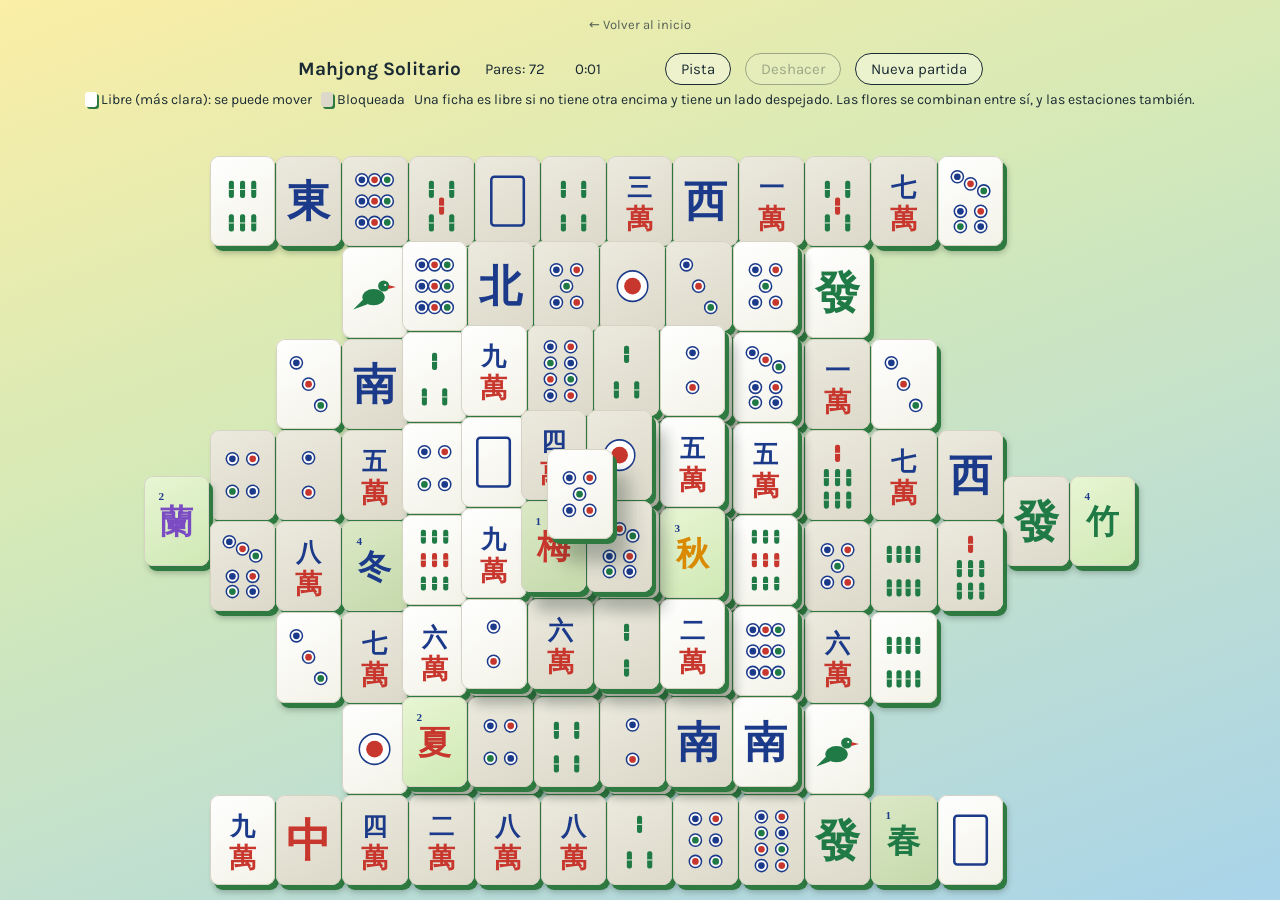
<file: mahjong.html>
<!DOCTYPE html>
<html lang="es">
<head>
<meta charset="UTF-8">
<meta name="viewport" content="width=device-width, initial-scale=1">
<title>Mahjong Solitario</title>
<meta name="description" content="Mahjong solitario en el navegador: pistas, deshacer y mezclar. Sin instalar nada.">
<link rel="icon" href="data:image/svg+xml,%3Csvg xmlns='http://www.w3.org/2000/svg' viewBox='0 0 32 32'%3E%3Crect width='32' height='32' rx='7' fill='%231a1613'/%3E%3Crect x='9' y='9' width='14' height='14' fill='%23e8590c'/%3E%3C/svg%3E">
<link rel="canonical" href="https://ar-bsb.github.io/mahjong.html">
<meta property="og:type" content="website">
<meta property="og:site_name" content="Ar-BSB">
<meta property="og:title" content="Mahjong Solitario">
<meta property="og:description" content="Mahjong solitario en el navegador: pistas, deshacer y mezclar. Sin instalar nada.">
<meta property="og:url" content="https://ar-bsb.github.io/mahjong.html">
<meta property="og:locale" content="es_AR">
<meta name="twitter:card" content="summary">
<meta name="twitter:title" content="Mahjong Solitario">
<meta name="twitter:description" content="Mahjong solitario en el navegador: pistas, deshacer y mezclar. Sin instalar nada.">
<link rel="preconnect" href="https://fonts.googleapis.com">
<link rel="preconnect" href="https://fonts.gstatic.com" crossorigin>
<link href="https://fonts.googleapis.com/css2?family=Karla:wght@400;700&display=swap" rel="stylesheet">
<style>
:root{--ink:#1b2b34;--accent:#0a7f82}
*{box-sizing:border-box;margin:0}
body{background:linear-gradient(160deg,#fbeea6 0%,#d4e9b8 40%,#a9d4ea 100%) fixed;color:var(--ink);font-family:'Karla',system-ui,sans-serif;min-height:100vh;display:flex;flex-direction:column;align-items:center}
header{display:flex;gap:10px 14px;align-items:center;flex-wrap:wrap;justify-content:center;padding:14px 12px 6px}
h1{font-size:19px;font-weight:700;margin-right:10px}
.stat{font-size:15px;min-width:76px}
button{font:inherit;font-size:15px;padding:6px 15px;border:1.5px solid var(--ink);border-radius:999px;background:rgba(255,255,255,.35);color:inherit;cursor:pointer}
button:hover:not(:disabled){background:var(--ink);color:#fff}
button:focus-visible,.t:focus-visible{outline:3px solid var(--accent);outline-offset:2px}
button:disabled{opacity:.35;cursor:default}
#legend{font-size:14px;padding:0 12px;text-align:center}
#legend i{display:inline-block;width:12px;height:15px;border-radius:3px;vertical-align:-3px;margin-right:4px;background:#fff;box-shadow:2px 2px 0 #2e7a40}
#legend i.b{background:#dcd9ca}
#msg{min-height:26px;margin:6px;font-weight:700;text-align:center}
#board{position:relative;margin:10px auto 24px}
.t{position:absolute;border-radius:9px;background:linear-gradient(150deg,#fff 0%,#f3f2e8 100%);box-shadow:inset 0 0 0 1px #d6d3c4,4px 5px 0 #2e7a40,calc(4px + var(--z,0)*3px) calc(7px + var(--z,0)*4px) calc(6px + var(--z,0)*3px) rgba(20,40,30,.30);cursor:pointer;user-select:none;transition:transform .12s}
.t.bonus{background:linear-gradient(150deg,#e8f6d4,#cfe8b4)}
.t svg{display:block;width:100%;height:100%;padding:9% 11%}
.t.blocked{cursor:not-allowed;background:linear-gradient(150deg,#eceade,#dcd9ca)}
.t.bonus.blocked{background:linear-gradient(150deg,#dbe9c6,#c5d9ab)}
.t.free:hover{transform:translateY(-3px)}
.t.sel{outline:3px solid var(--accent);outline-offset:1px;transform:translateY(-4px)}
.t.hint{animation:p .5s ease-in-out 3}
.t.gone{display:none}
@keyframes p{50%{transform:translateY(-6px);box-shadow:0 0 0 4px var(--accent)}}
@media(prefers-reduced-motion:reduce){.t,.t.hint{transition:none;animation:none}}
</style>
<link rel="stylesheet" href="site.css">
</head>
<body>
<a class="home-link" href="index.html">← Volver al inicio</a>
<header>
  <h1>Mahjong Solitario</h1>
  <span class="stat" id="pairs"></span><span class="stat" id="time">0:00</span>
  <button id="hintBtn">Pista</button>
  <button id="undoBtn">Deshacer</button>
  <button id="shuffleBtn" hidden>Mezclar</button>
  <button id="newBtn">Nueva partida</button>
</header>
<p id="legend"><i></i>Libre (más clara): se puede mover &nbsp; <i class="b"></i>Bloqueada &nbsp; Una ficha es libre si no tiene otra encima y tiene un lado despejado. Las flores se combinan entre sí, y las estaciones también.</p>
<p id="msg" aria-live="polite"></p>
<div id="board"></div>
<script>
(()=>{
const BLUE='#1c3a8a',RED='#c8372d',GRN='#1f7a45';
const FONT="'Noto Serif CJK SC','Noto Sans CJK SC','Microsoft YaHei','PingFang SC','SimSun',serif";
const T=(s,x,y,z,f)=>`<text x="${x}" y="${y}" font-size="${z}" fill="${f}" text-anchor="middle" font-weight="700" font-family="${FONT}">${s}</text>`;
const DOTS=[0,[[50,70]],[[50,36],[50,104]],[[26,28],[50,70],[74,112]],[[30,38],[70,38],[30,102],[70,102]],[[30,38],[70,38],[50,70],[30,102],[70,102]],[[30,28],[70,28],[30,70],[70,70],[30,112],[70,112]],[[24,22],[50,36],[76,50],[30,90],[70,90],[30,120],[70,120]],[[30,24],[70,24],[30,56],[70,56],[30,88],[70,88],[30,120],[70,120]],[[25,28],[50,28],[75,28],[25,70],[50,70],[75,70],[25,112],[50,112],[75,112]]];
const dot=n=>DOTS[n].map(([x,y],i)=>{const r=n===1?30:12,c=n===1?RED:[BLUE,RED,GRN][i%3];return `<circle cx="${x}" cy="${y}" r="${r}" fill="#fff" stroke="${BLUE}" stroke-width="3"/><circle cx="${x}" cy="${y}" r="${r*.55}" fill="${c}"/>`}).join('');
const stick=(x,y,h,c)=>`<rect x="${x-5}" y="${y}" width="10" height="${h}" rx="4" fill="${c}"/><rect x="${x-5}" y="${y+h/2-1}" width="10" height="2" fill="#e8f0e4"/>`;
const BIRD=`<ellipse cx="48" cy="80" rx="22" ry="16" fill="${GRN}"/><circle cx="68" cy="58" r="11" fill="${GRN}"/><polygon points="77,56 92,60 77,64" fill="${RED}"/><path d="M30 82 L8 104 L36 94Z" fill="${GRN}"/><circle cx="71" cy="56" r="2" fill="#fff"/>`;
const BAM=[0,0,[[50,30],[50,100]],[[50,22],[30,92],[70,92]],[[30,30],[70,30],[30,96],[70,96]],[[30,30],[70,30],[50,63,RED],[30,96],[70,96]],[[28,30],[50,30],[72,30],[28,96],[50,96],[72,96]],[[50,10,RED],[28,58],[50,58],[72,58],[28,102],[50,102],[72,102]],[[22,30],[41,30],[59,30],[78,30],[22,96],[41,96],[59,96],[78,96]],[[28,10,0,28],[50,10,0,28],[72,10,0,28],[28,56,RED,28],[50,56,RED,28],[72,56,RED,28],[28,102,0,28],[50,102,0,28],[72,102,0,28]]];
const bam=n=>n===1?BIRD:BAM[n].map(([x,y,c,h])=>stick(x,y,h||34,c||GRN)).join('');

const FACES={};
const add=(k,s)=>(FACES[k]=FACES[k]||[]).push(s);
for(let n=1;n<=9;n++){add('d'+n,dot(n));add('b'+n,bam(n));add('c'+n,T('一二三四五六七八九'[n-1],50,60,50,BLUE)+T('萬',50,122,54,RED))}
['東','南','西','北'].forEach((c,i)=>add('w'+i,T(c,50,100,84,BLUE)));
add('r0',T('中',50,102,88,RED));add('r1',T('發',50,102,88,GRN));
add('r2',`<rect x="18" y="22" width="64" height="96" rx="6" fill="none" stroke="${BLUE}" stroke-width="5"/>`);
['梅','蘭','菊','竹'].forEach((c,i)=>add('F',T(c,50,94,64,[RED,'#7a4bc2','#d98a00',GRN][i])+T(i+1,20,28,22,BLUE)));
['春','夏','秋','冬'].forEach((c,i)=>add('S',T(c,50,94,64,[GRN,RED,'#d98a00',BLUE][i])+T(i+1,20,28,22,BLUE)));
const KEYS=Object.keys(FACES).filter(k=>k!=='F'&&k!=='S');

const LAYOUT=[];
[[0,1,12],[1,3,10],[2,2,11],[3,1,12],[4,1,12],[5,2,11],[6,3,10],[7,1,12]].forEach(([y,a,b])=>{for(let x=a;x<=b;x++)LAYOUT.push({x,y,z:0})});
LAYOUT.push({x:0,y:3.5,z:0},{x:13,y:3.5,z:0},{x:14,y:3.5,z:0});
[[1,4,9,1,6],[2,5,8,2,5],[3,6,7,3,4]].forEach(([z,x0,x1,y0,y1])=>{for(let x=x0;x<=x1;x++)for(let y=y0;y<=y1;y++)LAYOUT.push({x,y,z})});
LAYOUT.push({x:6.5,y:3.5,z:4});

const $=s=>document.querySelector(s);
const board=$('#board');
let tiles=[],sel=null,hist=[],secs=0,timer=null,W,H,D;

function shuffle(a){for(let i=a.length-1;i>0;i--){const j=Math.random()*(i+1)|0;[a[i],a[j]]=[a[j],a[i]]}return a}
function isFree(ts,t){
  if(ts.some(o=>!o.gone&&o.z===t.z+1&&Math.abs(o.x-t.x)<1&&Math.abs(o.y-t.y)<1))return false;
  const side=d=>ts.some(o=>!o.gone&&o.z===t.z&&Math.abs(o.y-t.y)<1&&(t.x-o.x)*d>0&&(t.x-o.x)*d<1.5);
  return !side(1)||!side(-1);
}
function deal(){
  for(;;){
    const ts=LAYOUT.map(p=>({...p,gone:false,k:null,s:''}));
    const pk=[];KEYS.forEach(k=>pk.push(k,k));pk.push('F','F','S','S');shuffle(pk);
    const fp=shuffle(FACES.F.slice()),sp=shuffle(FACES.S.slice());
    let ok=true;
    for(const k of pk){
      const f=shuffle(ts.filter(t=>!t.gone&&isFree(ts,t)));
      if(f.length<2){ok=false;break}
      f[0].k=f[1].k=k;
      if(k==='F'){f[0].s=fp.pop();f[1].s=fp.pop()}
      else if(k==='S'){f[0].s=sp.pop();f[1].s=sp.pop()}
      else f[0].s=f[1].s=FACES[k][0];
      f[0].gone=f[1].gone=true;
    }
    if(ok){ts.forEach(t=>t.gone=false);return ts}
  }
}
function size(){
  const vw=Math.min(innerWidth,1200)-30,vh=innerHeight-170;
  W=Math.max(22,Math.min(vw/15.4,vh/(8*1.38)));H=W*1.38;D=W*.1;
}
function build(){
  board.innerHTML='';size();
  board.style.width=15*W+'px';board.style.height=8*H+'px';
  tiles.forEach(t=>{
    const e=document.createElement('div');
    e.className='t'+(t.k==='F'||t.k==='S'?' bonus':'');
    e.tabIndex=0;e.setAttribute('role','button');e.setAttribute('aria-label','Ficha '+t.k);
    e.innerHTML=`<svg viewBox="0 0 100 140" aria-hidden="true">${t.s}</svg>`;
    Object.assign(e.style,{width:W-1+'px',height:H-1+'px',left:t.x*W-t.z*D+'px',top:t.y*H-t.z*D+'px',zIndex:t.z*1000+Math.round(t.y*2)*20+Math.round(t.x)});
    e.onclick=()=>pick(t);
    e.onkeydown=ev=>{if(ev.key==='Enter'||ev.key===' '){ev.preventDefault();pick(t)}};
    e.style.setProperty('--z',t.z);t.el=e;board.appendChild(e);
  });
  refresh();
}
function findPair(){
  const seen={};
  for(const t of tiles){
    if(t.gone||!isFree(tiles,t))continue;
    if(seen[t.k])return[seen[t.k],t];
    seen[t.k]=t;
  }
  return null;
}
const fmt=s=>Math.floor(s/60)+':'+String(s%60).padStart(2,'0');
function refresh(){
  let left=0;
  tiles.forEach(t=>{
    t.el.classList.toggle('gone',t.gone);
    if(t.gone)return;
    left++;
    const f=isFree(tiles,t);
    t.el.classList.toggle('free',f);t.el.classList.toggle('blocked',!f);
    t.el.classList.toggle('sel',t===sel);
  });
  $('#pairs').textContent='Pares: '+left/2;
  $('#undoBtn').disabled=!hist.length;
  const stuck=left>0&&!findPair();
  $('#shuffleBtn').hidden=!stuck;
  if(left===0){clearInterval(timer);$('#msg').textContent='¡Tablero completo! Tiempo: '+fmt(secs)}
  else if(stuck)$('#msg').textContent='No quedan movimientos. Puede mezclar las fichas o deshacer.';
}
function pick(t){
  if(t.gone||!isFree(tiles,t))return;
  $('#msg').textContent='';
  if(!sel||sel.k!==t.k&&sel!==t){sel=t}
  else if(sel===t){sel=null}
  else{sel.gone=t.gone=true;hist.push([sel,t]);sel=null}
  refresh();
}
function newGame(){
  clearInterval(timer);secs=0;$('#time').textContent='0:00';
  tiles=deal();sel=null;hist=[];$('#msg').textContent='';
  build();
  timer=setInterval(()=>{$('#time').textContent=fmt(++secs)},1000);
}
$('#newBtn').onclick=newGame;
$('#undoBtn').onclick=()=>{
  const p=hist.pop();if(!p)return;
  p[0].gone=p[1].gone=false;sel=null;$('#msg').textContent='';refresh();
};
$('#hintBtn').onclick=()=>{
  const p=findPair();
  if(!p){$('#msg').textContent='No hay pares disponibles.';return}
  p.forEach(t=>{t.el.classList.remove('hint');void t.el.offsetWidth;t.el.classList.add('hint')});
};
$('#shuffleBtn').onclick=()=>{
  const live=tiles.filter(t=>!t.gone),ps=live.map(t=>[t.k,t.s]);
  for(let i=0;i<300;i++){
    shuffle(ps);live.forEach((t,j)=>{t.k=ps[j][0];t.s=ps[j][1]});
    if(findPair())break;
  }
  hist=[];sel=null;$('#msg').textContent='';build();
};
let rt;addEventListener('resize',()=>{clearTimeout(rt);rt=setTimeout(build,150)});
newGame();
})();
</script>
</body>
</html>
</file>
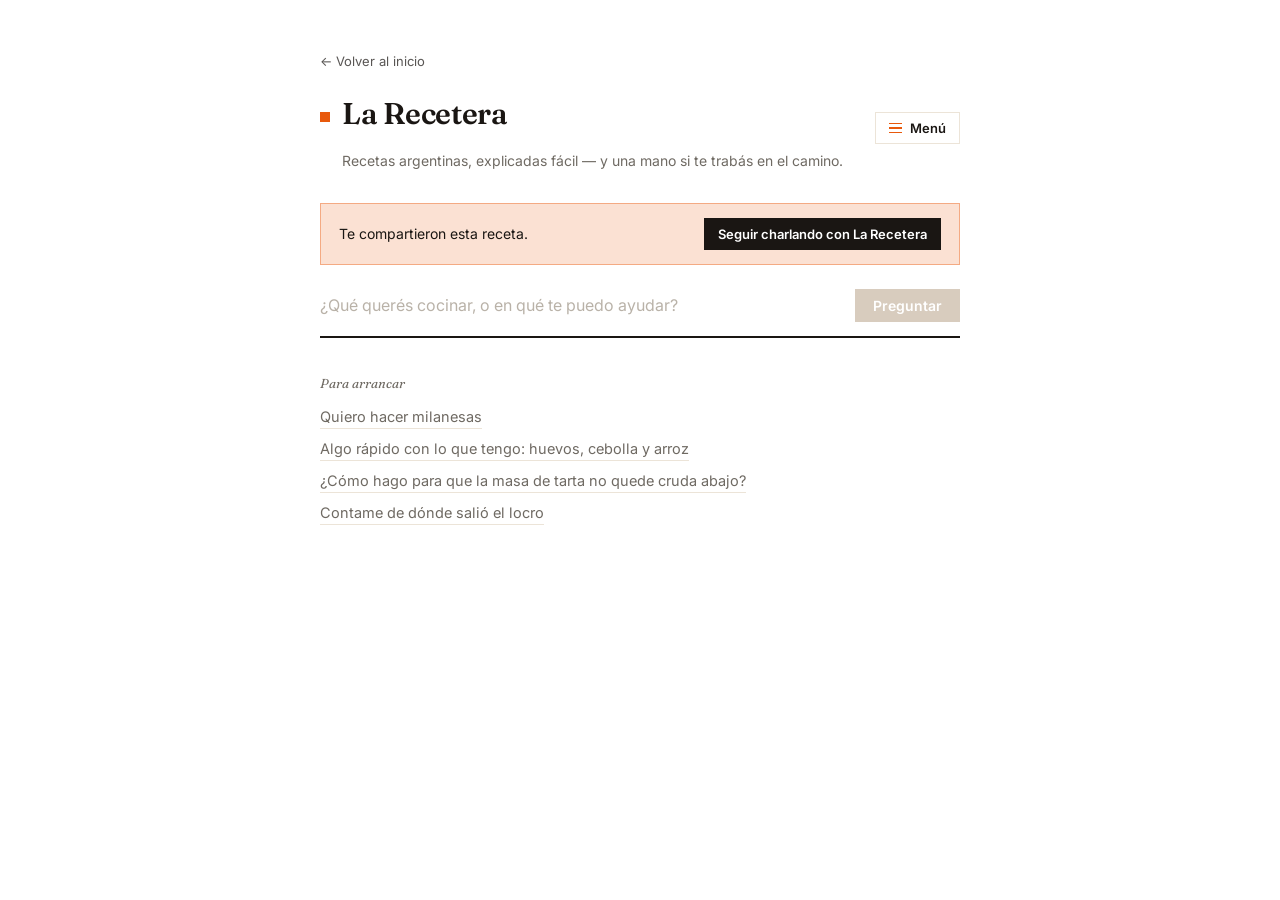
<file: recetera.html>
<!DOCTYPE html>
<html lang="es">
<head>
<meta charset="UTF-8">
<meta name="viewport" content="width=device-width, initial-scale=1">
<title>La Recetera — asistente de cocina argentina con IA</title>
<meta name="description" content="Recetas argentinas explicadas fácil, con una mano si te trabás en el camino. Asistente con IA: guardá recetas, armá tu lista de compras y filtrá por restricciones.">
<link rel="icon" href="data:image/svg+xml,%3Csvg xmlns='http://www.w3.org/2000/svg' viewBox='0 0 32 32'%3E%3Crect width='32' height='32' rx='7' fill='%231a1613'/%3E%3Crect x='9' y='9' width='14' height='14' fill='%23e8590c'/%3E%3C/svg%3E">
<link rel="canonical" href="https://ar-bsb.github.io/recetera.html">
<meta property="og:type" content="website">
<meta property="og:site_name" content="Ar-BSB">
<meta property="og:title" content="La Recetera — asistente de cocina argentina con IA">
<meta property="og:description" content="Recetas argentinas explicadas fácil, con una mano si te trabás en el camino. Asistente con IA: guardá recetas, armá tu lista de compras y filtrá por restricciones.">
<meta property="og:url" content="https://ar-bsb.github.io/recetera.html">
<meta property="og:locale" content="es_AR">
<meta name="twitter:card" content="summary">
<meta name="twitter:title" content="La Recetera — asistente de cocina argentina con IA">
<meta name="twitter:description" content="Recetas argentinas explicadas fácil, con una mano si te trabás en el camino. Asistente con IA: guardá recetas, armá tu lista de compras y filtrá por restricciones.">
<link rel="preconnect" href="https://fonts.googleapis.com">
<link rel="preconnect" href="https://fonts.gstatic.com" crossorigin>
<link href="https://fonts.googleapis.com/css2?family=Fraunces:ital,opsz,wght@0,9..144,400;0,9..144,600;1,9..144,500&family=Inter:wght@400;500;600&display=swap" rel="stylesheet">
<link rel="stylesheet" href="style.css">
<link rel="stylesheet" href="site.css">

</head>
<body>

<div class="app">
  <a class="home-link" href="index.html">← Volver al inicio</a>
  <div class="header-row">
    <div class="brand">
      <div class="mark"></div>
      <h1>La Recetera</h1>
    </div>
    <div class="header-actions">
      <button type="button" id="resetBtn" class="reset-btn" hidden>Empezar de nuevo</button>
      <button type="button" id="menuBtn" class="menu-btn" aria-expanded="false" aria-controls="sidebar">
        <span class="menu-btn-mark"><span></span><span></span><span></span></span>
        Menú
      </button>
    </div>
  </div>
  <p class="tagline">Recetas argentinas, explicadas fácil — y una mano si te trabás en el camino.</p>

  <!-- Shown only if this browser isn't actually persisting localStorage
       between visits (opened as a bare file, or a preview that gets a new
       address each time) — so "nothing was saved" has a visible reason. -->
  <p class="storage-warning" id="storageWarning" hidden>
    Este navegador no está guardando nada entre visitas — recetas guardadas, lista de compras y preferencias se van a perder al recargar. Pasa cuando la página se abre como archivo suelto o en una vista previa temporal; probála ya publicada o desde un servidor local.
  </p>

  <!-- Shared-recipe banner: shown only when the page is opened from a share link -->
  <div class="shared-banner" id="sharedBanner" hidden>
    <p>Te compartieron esta receta.</p>
    <button type="button" id="sharedContinueBtn">Seguir charlando con La Recetera</button>
  </div>

  <form class="ask" id="askForm" autocomplete="off">
    <input type="text" id="userInput" placeholder="¿Qué querés cocinar, o en qué te puedo ayudar?" autocomplete="off" enterkeyhint="send">
    <button type="submit" id="sendBtn" disabled>Preguntar</button>
  </form>

  <!-- Only shown when there is no proxy configured (local use): asks for a
       Groq key once and keeps it in this browser. -->
  <div class="key-gate" id="keyGate" hidden>
    <p class="key-gate-title">Falta conectar la cocina</p>
    <p class="key-gate-text">Pegá tu clave de Groq para usar La Recetera en esta computadora. Queda guardada solo en este navegador.</p>
    <form class="key-gate-form" id="keyForm" autocomplete="off">
      <input type="password" id="keyInput" placeholder="gsk_..." autocomplete="off" spellcheck="false">
      <button type="submit">Guardar clave</button>
    </form>
    <p class="key-gate-note" id="keyError" hidden>Esa clave no parece válida. Empieza con <code>gsk_</code>.</p>
  </div>

  <div class="starters" id="starters">
    <p class="starters-title">Para arrancar</p>
    <div class="starter-list">
      <button type="button" class="starter">Quiero hacer milanesas</button>
      <button type="button" class="starter">Algo rápido con lo que tengo: huevos, cebolla y arroz</button>
      <button type="button" class="starter">¿Cómo hago para que la masa de tarta no quede cruda abajo?</button>
      <button type="button" class="starter">Contame de dónde salió el locro</button>
    </div>
  </div>

  <div class="feed" id="feed"></div>
</div>

<!-- Single sidebar for everything that isn't the conversation itself:
     appearance, dietary filters, saved recipes, shopping list. -->
<div class="sidebar-overlay" id="sidebarOverlay" hidden></div>
<aside class="sidebar" id="sidebar" aria-label="Menú" aria-hidden="true">
  <div class="sidebar-head">
    <p class="sidebar-title">Menú</p>
    <button type="button" class="panel-close" id="sidebarCloseBtn">Cerrar</button>
  </div>

  <div class="sidebar-section">
    <p class="sidebar-section-title">Apariencia</p>
    <button type="button" class="nav-btn theme-btn" id="themeBtn">Modo oscuro</button>
  </div>

  <div class="sidebar-section">
    <p class="sidebar-section-title">Velocidad</p>
    <button type="button" class="nav-btn theme-btn" id="modeBtn"></button>
  </div>

  <div class="sidebar-section">
    <p class="sidebar-section-title">Restricciones alimentarias</p>
    <p class="panel-hint">La Recetera las va a tener en cuenta en cada receta que te sugiera.</p>
    <div class="diet-options" id="dietOptions"></div>
  </div>

  <div class="sidebar-section">
    <p class="sidebar-section-title" id="bookmarksTitle">Recetas guardadas</p>
    <div class="panel-body" id="bookmarksList"></div>
  </div>

  <div class="sidebar-section">
    <p class="sidebar-section-title" id="shoppingTitle">Lista de compras</p>
    <div class="panel-body" id="shoppingList"></div>
    <div class="panel-actions" id="shoppingActions" hidden>
      <button type="button" class="panel-action" id="copyListBtn">Copiar lista</button>
      <button type="button" class="panel-action" id="downloadListBtn">Descargar .txt</button>
      <button type="button" class="panel-action danger" id="clearListBtn">Vaciar lista</button>
    </div>
  </div>
</aside>

<script src="config.js"></script>
<script src="script.js"></script>

</body>
</html>
</file>
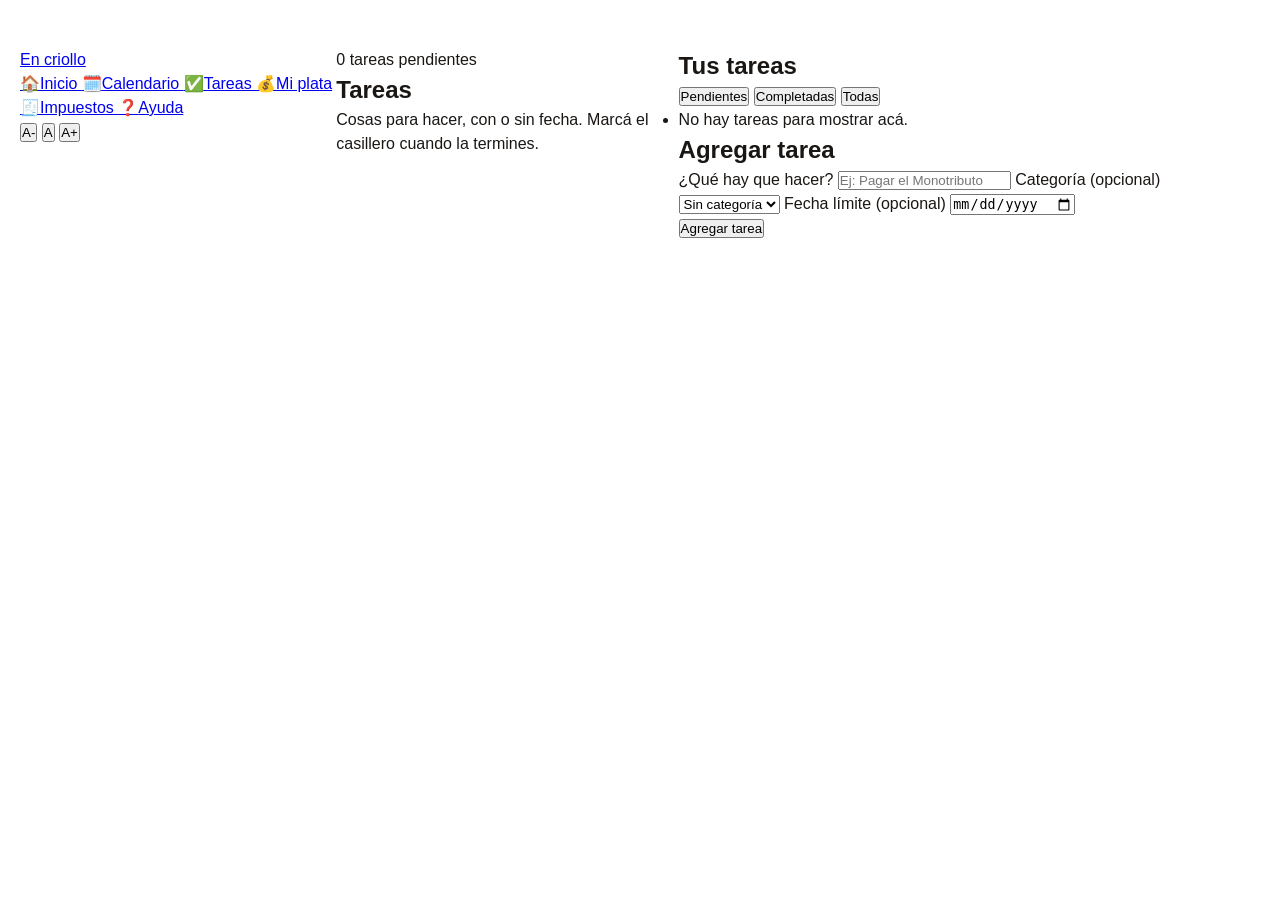
<file: tareas.html>
<!DOCTYPE html>
<html lang="es-AR" class="fs-normal">
<head>
<meta charset="UTF-8">
<meta name="viewport" content="width=device-width, initial-scale=1.0">
<title>Tareas — En criollo</title>
<link rel="stylesheet" href="style.css">
</head>
<body>

<div id="app-nav" class="app-nav"></div>

<section class="page-header">
  <div class="wrap">
    <p class="eyebrow"><span id="tareas-contador">0 tareas pendientes</span></p>
    <h1>Tareas</h1>
    <p>Cosas para hacer, con o sin fecha. Marcá el casillero cuando la termines.</p>
  </div>
</section>

<section class="section">
  <div class="wrap two-col">

    <div class="card" style="order:2;">
      <h2>Tus tareas</h2>
      <div class="filter-tabs">
        <button class="filter-tab activo" data-filtro="pendientes">Pendientes</button>
        <button class="filter-tab" data-filtro="completadas">Completadas</button>
        <button class="filter-tab" data-filtro="todas">Todas</button>
      </div>
      <ul class="list" id="lista-tareas"></ul>
    </div>

    <div class="card" style="order:1;">
      <h2>Agregar tarea</h2>
      <form id="form-tarea">
        <label for="tarea-texto">¿Qué hay que hacer?</label>
        <input type="text" id="tarea-texto" placeholder="Ej: Pagar el Monotributo" required>
        <label for="tarea-categoria">Categoría (opcional)</label>
        <select id="tarea-categoria">
          <option value="">Sin categoría</option>
          <option value="Impuestos">Impuestos</option>
          <option value="Finanzas">Finanzas</option>
          <option value="Salud">Salud</option>
          <option value="Casa">Casa</option>
          <option value="Personal">Personal</option>
          <option value="Otro">Otro</option>
        </select>
        <label for="tarea-fecha">Fecha límite (opcional)</label>
        <input type="date" id="tarea-fecha">
        <div class="form-actions">
          <button type="submit" class="btn btn-primary btn-block">Agregar tarea</button>
        </div>
      </form>
    </div>

  </div>
</section>

<script src="core.js"></script>
<script src="nav.js"></script>
<script src="pages.js"></script>
</body>
</html>
</file>
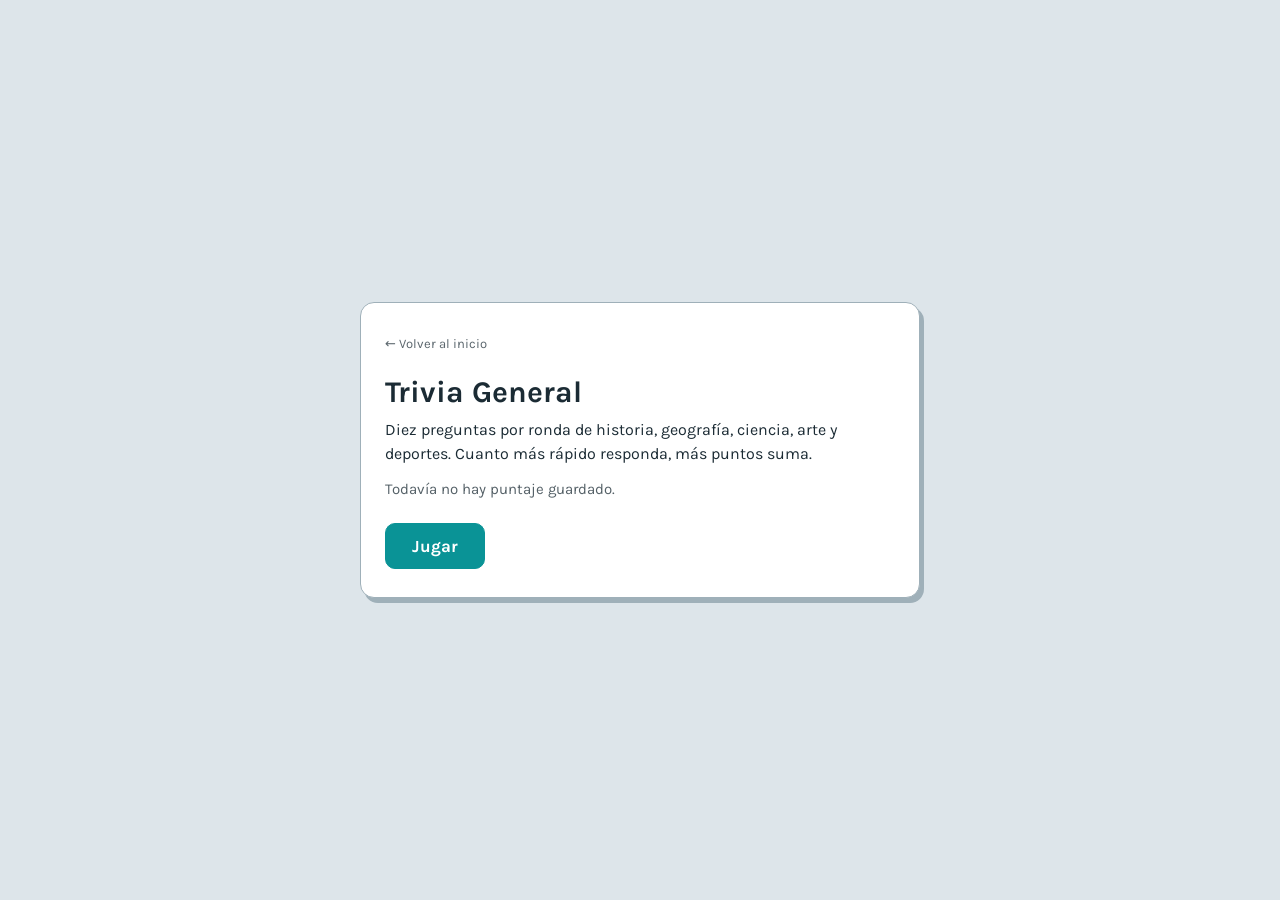
<file: trivia.html>
<!DOCTYPE html>
<html lang="es">
<head>
<meta charset="UTF-8">
<meta name="viewport" content="width=device-width, initial-scale=1">
<title>Trivia General</title>
<meta name="description" content="Trivia de diez preguntas sobre historia, geografía, ciencia, arte y deportes. Cuanto más rápido respondas, más puntos.">
<link rel="icon" href="data:image/svg+xml,%3Csvg xmlns='http://www.w3.org/2000/svg' viewBox='0 0 32 32'%3E%3Crect width='32' height='32' rx='7' fill='%231a1613'/%3E%3Crect x='9' y='9' width='14' height='14' fill='%23e8590c'/%3E%3C/svg%3E">
<link rel="canonical" href="https://ar-bsb.github.io/trivia.html">
<meta property="og:type" content="website">
<meta property="og:site_name" content="Ar-BSB">
<meta property="og:title" content="Trivia General">
<meta property="og:description" content="Trivia de diez preguntas sobre historia, geografía, ciencia, arte y deportes. Cuanto más rápido respondas, más puntos.">
<meta property="og:url" content="https://ar-bsb.github.io/trivia.html">
<meta property="og:locale" content="es_AR">
<meta name="twitter:card" content="summary">
<meta name="twitter:title" content="Trivia General">
<meta name="twitter:description" content="Trivia de diez preguntas sobre historia, geografía, ciencia, arte y deportes. Cuanto más rápido respondas, más puntos.">
<link rel="preconnect" href="https://fonts.googleapis.com">
<link rel="preconnect" href="https://fonts.gstatic.com" crossorigin>
<link href="https://fonts.googleapis.com/css2?family=Karla:wght@400;700&display=swap" rel="stylesheet">
<style>
:root{--bg:#dde5ea;--ink:#1b2b34;--card:#fff;--edge:#9fb0b9;--accent:#0a9396;--ok:#1f8a4c;--bad:#c8372d}
@media(prefers-color-scheme:dark){:root{--bg:#182329;--ink:#e6eef2;--card:#22333b;--edge:#5d7480}}
*{box-sizing:border-box;margin:0}
body{background:var(--bg);color:var(--ink);font-family:'Karla',system-ui,sans-serif;min-height:100vh;display:flex;justify-content:center;align-items:center;padding:16px}
main{width:100%;max-width:560px;background:var(--card);border:1.5px solid var(--edge);border-radius:14px;padding:28px 24px;box-shadow:4px 5px 0 var(--edge)}
h1{font-size:30px;margin-bottom:8px}
p{line-height:1.5}
.muted{opacity:.75;font-size:15px}
.row{display:flex;justify-content:space-between;font-size:15px;margin-bottom:10px}
.bar{height:6px;background:var(--bg);border-radius:3px;overflow:hidden;margin-bottom:20px}
.bar i{display:block;height:100%;width:100%;background:var(--accent);transition:width .1s linear}
h2{font-size:22px;line-height:1.3;margin-bottom:18px}
.opts{display:grid;gap:10px}
.opt,.go{font:inherit;font-size:17px;text-align:left;padding:12px 14px;border:1.5px solid var(--ink);border-radius:10px;background:none;color:inherit;cursor:pointer}
.opt:hover:not(:disabled){transform:translateY(-2px)}
.opt:disabled{cursor:default}
.opt{color:#fff;border:none;font-weight:700;box-shadow:0 3px 0 rgba(0,0,0,.25);transition:transform .1s,opacity .2s}
.opt:nth-child(1){background:#2f6fdb}.opt:nth-child(2){background:#a8530a}.opt:nth-child(3){background:#17754a}.opt:nth-child(4){background:#8a4fc7}
.opt:disabled{opacity:.4}
.opt.ok{opacity:1;outline:4px solid var(--ink);outline-offset:2px}
.opt.bad{opacity:.6;text-decoration:line-through}
.acts{display:flex;gap:12px;flex-wrap:wrap}
.alt{background:none;color:inherit;border:1.5px solid var(--ink)}
.go.alt:hover{background:var(--ink);color:var(--card)}
.go{margin-top:22px;text-align:center;font-weight:700;background:var(--accent);border-color:var(--accent);color:#fff;padding:12px 26px}
.go:hover{filter:brightness(1.1);background:var(--accent);color:#fff}
button:focus-visible{outline:3px solid var(--accent);outline-offset:2px}
.big{font-size:54px;font-weight:700;margin:6px 0}
.hide{display:none}
</style>
<link rel="stylesheet" href="site.css">
</head>
<body>
<main>
<a class="home-link" href="index.html">← Volver al inicio</a>
  <section id="start">
    <h1>Trivia General</h1>
    <p>Diez preguntas por ronda de historia, geografía, ciencia, arte y deportes. Cuanto más rápido responda, más puntos suma.</p>
    <p class="muted" id="best" style="margin-top:12px"></p>
    <button class="go" id="play">Jugar</button>
  </section>
  <section id="quiz" class="hide">
    <div class="row"><span id="cat"></span><span id="prog"></span><span id="sc"></span></div>
    <div class="bar"><i id="fill"></i></div>
    <h2 id="q"></h2>
    <div class="opts" id="opts"></div>
  </section>
  <section id="end" class="hide">
    <h1>Resultado</h1>
    <div class="big" id="final"></div>
    <p id="detail"></p>
    <p class="muted" id="best2" style="margin-top:8px"></p>
    <button class="go" id="again">Nueva partida</button>
  </section>
</main>
<script>
(()=>{
// [categoría, pregunta, correcta, incorrecta, incorrecta, incorrecta]
const Q=[
['Historia','¿En qué año llegó Colón a América?','1492','1453','1519','1588'],
['Historia','¿En qué año se declaró la independencia argentina?','1816','1810','1853','1880'],
['Historia','¿Quién fue el primer presidente de los Estados Unidos?','George Washington','Abraham Lincoln','Thomas Jefferson','Benjamin Franklin'],
['Historia','¿En qué año cayó el Muro de Berlín?','1989','1961','1975','1991'],
['Historia','¿Qué civilización construyó Machu Picchu?','Los incas','Los aztecas','Los mayas','Los olmecas'],
['Historia','¿En qué año terminó la Segunda Guerra Mundial?','1945','1939','1918','1950'],
['Historia','¿Quién lideró el Cruce de los Andes?','José de San Martín','Manuel Belgrano','Simón Bolívar','Juan Manuel de Rosas'],
['Historia','¿Qué ciudad era la capital del Imperio bizantino?','Constantinopla','Roma','Atenas','Alejandría'],
['Historia','¿En qué año comenzó la Revolución Francesa?','1789','1776','1804','1848'],
['Historia','¿Qué país gobernó Cleopatra?','Egipto','Grecia','Roma','Persia'],
['Geografía','¿Cuál es la capital de Australia?','Canberra','Sídney','Melbourne','Perth'],
['Geografía','¿Cuál es el río más caudaloso de Sudamérica?','El Amazonas','El Paraná','El Orinoco','El Magdalena'],
['Geografía','¿Cuál es la montaña más alta de América?','Aconcagua','Everest','Denali','Chimborazo'],
['Geografía','¿Cuál es el país más grande del mundo por superficie?','Rusia','Canadá','China','Estados Unidos'],
['Geografía','¿Cuál es la capital de Canadá?','Ottawa','Toronto','Vancouver','Montreal'],
['Geografía','¿Cuál es el océano más grande?','Pacífico','Atlántico','Índico','Ártico'],
['Geografía','Las Cataratas del Iguazú están en la frontera de Argentina y…','Brasil','Paraguay','Uruguay','Bolivia'],
['Geografía','¿Qué país tiene forma de bota?','Italia','Grecia','Portugal','España'],
['Geografía','¿Cuál es el desierto cálido más grande del mundo?','El Sahara','El Gobi','El Kalahari','El de Atacama'],
['Geografía','¿Cuál es la capital de Japón?','Tokio','Kioto','Osaka','Seúl'],
['Ciencia','¿Cuál es el planeta más cercano al Sol?','Mercurio','Venus','Marte','Júpiter'],
['Ciencia','¿Cuál es el símbolo químico del oro?','Au','Ag','Or','Go'],
['Ciencia','¿Cuántos huesos tiene un adulto?','206','150','312','180'],
['Ciencia','¿Qué gas absorben las plantas para la fotosíntesis?','Dióxido de carbono','Oxígeno','Nitrógeno','Hidrógeno'],
['Ciencia','¿Quién formuló la teoría de la relatividad?','Albert Einstein','Isaac Newton','Galileo Galilei','Nikola Tesla'],
['Ciencia','¿Cuál es el órgano más grande del cuerpo humano?','La piel','El hígado','El corazón','Los pulmones'],
['Ciencia','¿A qué temperatura hierve el agua al nivel del mar?','100 °C','90 °C','120 °C','80 °C'],
['Ciencia','¿Cuál es el animal más grande del mundo?','La ballena azul','El elefante africano','El tiburón ballena','La jirafa'],
['Arte y cultura','¿Quién pintó La Gioconda?','Leonardo da Vinci','Miguel Ángel','Rafael','Salvador Dalí'],
['Arte y cultura','¿Quién escribió Don Quijote de la Mancha?','Miguel de Cervantes','Lope de Vega','Gabriel García Márquez','Jorge Luis Borges'],
['Arte y cultura','¿Quién escribió el poema Martín Fierro?','José Hernández','Domingo F. Sarmiento','Ricardo Güiraldes','Leopoldo Lugones'],
['Arte y cultura','¿Quién compuso la Novena Sinfonía?','Ludwig van Beethoven','Wolfgang A. Mozart','Johann S. Bach','Frédéric Chopin'],
['Arte y cultura','¿Quién pintó el Guernica?','Pablo Picasso','Diego Velázquez','Francisco de Goya','Joan Miró'],
['Arte y cultura','¿Cuál es la lengua más hablada del mundo como lengua materna?','El chino mandarín','El inglés','El español','El hindi'],
['Deportes y general','¿Cada cuántos años se juega el Mundial de fútbol?','4','2','3','5'],
['Deportes y general','¿Qué selección ganó el Mundial de 2022?','Argentina','Francia','Brasil','Croacia'],
['Deportes y general','¿En qué país nacieron los Juegos Olímpicos antiguos?','Grecia','Italia','Egipto','Turquía'],
['Deportes y general','¿Cuántos jugadores de un equipo están en la cancha en básquet?','5','6','7','4'],
['Deportes y general','¿Cuántos colores tiene el arcoíris tradicional?','7','5','6','8'],
['Deportes y general','¿Cuál es la moneda de Japón?','El yen','El won','El yuan','El baht'],
['Historia','¿Quién fue el primer hombre en pisar la Luna?','Neil Armstrong','Buzz Aldrin','Yuri Gagarin','John Glenn'],
['Historia','¿En qué año llegó el ser humano a la Luna?','1969','1965','1972','1975'],
['Historia','¿Qué faraón tenía la tumba hallada por Howard Carter en 1922?','Tutankamón','Ramsés II','Keops','Akenatón'],
['Historia','¿Quién lideró la Revolución rusa de 1917?','Vladimir Lenin','Iósif Stalin','León Trotski','Nicolás II'],
['Historia','¿Qué presidente argentino impulsó el voto femenino en 1947?','Juan Domingo Perón','Hipólito Yrigoyen','Julio A. Roca','Arturo Illia'],
['Historia','¿En qué año fue la Revolución de Mayo?','1810','1816','1806','1820'],
['Historia','¿En qué año fue la Guerra de Malvinas?','1982','1978','1986','1990'],
['Historia','¿Qué cultura construyó el Partenón?','La griega','La romana','La persa','La egipcia'],
['Historia','¿De qué país fue emperador Napoleón Bonaparte?','Francia','Italia','España','Austria'],
['Historia','¿En qué año se hundió el Titanic?','1912','1905','1920','1898'],
['Historia','¿Qué sistema de escritura usaban los antiguos egipcios?','Jeroglíficos','Cuneiforme','Runas','Alfabeto latino'],
['Geografía','¿Cuál es la capital de Brasil?','Brasilia','Río de Janeiro','San Pablo','Salvador'],
['Geografía','¿Qué cordillera recorre Sudamérica de norte a sur?','Los Andes','Los Alpes','Los Apalaches','El Himalaya'],
['Geografía','¿Cuál es el país con más habitantes del mundo?','India','China','Estados Unidos','Indonesia'],
['Geografía','¿Qué río atraviesa París?','El Sena','El Támesis','El Danubio','El Rin'],
['Geografía','¿Cuál es el país más pequeño del mundo?','Ciudad del Vaticano','Mónaco','San Marino','Liechtenstein'],
['Geografía','¿Qué estrecho separa España de Marruecos?','El de Gibraltar','El de Magallanes','El Bósforo','El de Mesina'],
['Geografía','¿Cuál es la capital de Chile?','Santiago','Valparaíso','Concepción','Lima'],
['Geografía','¿En qué provincia argentina están las Cataratas del Iguazú?','Misiones','Corrientes','Chaco','Formosa'],
['Geografía','¿Cuál es la capital de Egipto?','El Cairo','Alejandría','Luxor','Guiza'],
['Geografía','¿Qué país es famoso por sus canales y sus tulipanes?','Países Bajos','Bélgica','Dinamarca','Suiza'],
['Ciencia','¿Cuántos planetas tiene el sistema solar?','8','9','7','10'],
['Ciencia','¿Cuál es el planeta más grande del sistema solar?','Júpiter','Saturno','Neptuno','La Tierra'],
['Ciencia','¿Qué metal es líquido a temperatura ambiente?','Mercurio','Plomo','Aluminio','Hierro'],
['Ciencia','¿Qué vitamina produce el cuerpo con la luz del sol?','Vitamina D','Vitamina C','Vitamina A','Vitamina B12'],
['Ciencia','¿Cuál es el hueso más largo del cuerpo humano?','El fémur','La tibia','El húmero','El peroné'],
['Ciencia','¿Qué científico descubrió la penicilina?','Alexander Fleming','Louis Pasteur','Marie Curie','Robert Koch'],
['Ciencia','¿Cuál es la fórmula química del agua?','H₂O','CO₂','O₂','NaCl'],
['Ciencia','¿Qué instrumento registra los terremotos?','El sismógrafo','El barómetro','El termómetro','El anemómetro'],
['Ciencia','¿Dónde está la información genética de las células?','En el ADN','En la glucosa','En el calcio','En la clorofila'],
['Ciencia','¿Qué planeta se conoce como el planeta rojo?','Marte','Venus','Mercurio','Júpiter'],
['Ciencia','¿Cuál es el animal terrestre más rápido?','El guepardo','El león','El caballo','El antílope'],
['Ciencia','¿Qué gas forma la mayor parte de la atmósfera terrestre?','Nitrógeno','Oxígeno','Dióxido de carbono','Argón'],
['Arte y cultura','¿Quién escribió Cien años de soledad?','Gabriel García Márquez','Mario Vargas Llosa','Julio Cortázar','Pablo Neruda'],
['Arte y cultura','¿Quién escribió Rayuela?','Julio Cortázar','Jorge Luis Borges','Ernesto Sabato','Adolfo Bioy Casares'],
['Arte y cultura','¿Quién escribió Romeo y Julieta?','William Shakespeare','Charles Dickens','Oscar Wilde','Molière'],
['Arte y cultura','¿Quién pintó La noche estrellada?','Vincent van Gogh','Claude Monet','Paul Cézanne','Edvard Munch'],
['Arte y cultura','¿De qué país es el flamenco?','España','Portugal','México','Italia'],
['Arte y cultura','¿Qué instrumento tiene 88 teclas?','El piano','El órgano','El acordeón','La guitarra'],
['Arte y cultura','¿Qué pintora mexicana es famosa por sus autorretratos?','Frida Kahlo','Remedios Varo','Tarsila do Amaral','María Izquierdo'],
['Arte y cultura','¿Quién escribió El Principito?','Antoine de Saint-Exupéry','Julio Verne','Víctor Hugo','Albert Camus'],
['Arte y cultura','¿Qué músico argentino era apodado El Flaco?','Luis Alberto Spinetta','Gustavo Cerati','Charly García','Fito Páez'],
['Arte y cultura','¿De qué país es originaria la pizza?','Italia','Francia','Grecia','Estados Unidos'],
['Arte y cultura','¿De qué país es típico el sushi?','Japón','China','Corea','Tailandia'],
['Arte y cultura','¿Quién dirigió la película Titanic (1997)?','James Cameron','Steven Spielberg','Ridley Scott','Christopher Nolan'],
['Arte y cultura','¿Quién escribió El Aleph?','Jorge Luis Borges','Julio Cortázar','Ernesto Sabato','Leopoldo Lugones'],
['Arte y cultura','¿Qué baile es símbolo de Buenos Aires?','El tango','La samba','La cumbia','El flamenco'],
['Arte y cultura','¿Qué bebida argentina se toma con bombilla?','El mate','El café','El té verde','La chicha'],
['Deportes y general','¿Cuántos jugadores de un equipo de fútbol están en la cancha?','11','9','10','12'],
['Deportes y general','¿Qué deporte practica Roger Federer?','Tenis','Golf','Básquet','Natación'],
['Deportes y general','¿En qué deporte se usa un palo llamado putter?','Golf','Tenis','Hockey','Béisbol'],
['Deportes y general','¿Cuántos anillos tiene la bandera olímpica?','5','4','6','7'],
['Deportes y general','¿Qué país ganó el primer Mundial de fútbol, en 1930?','Uruguay','Argentina','Brasil','Italia'],
['Deportes y general','¿Quién fue el capitán de Argentina campeón en 1986?','Diego Maradona','Daniel Passarella','Mario Kempes','Lionel Messi'],
['Deportes y general','¿Cuántos minutos dura un partido de fútbol, sin descuento?','90','80','100','120'],
['Deportes y general','¿En qué juego se gana con un jaque mate?','Ajedrez','Damas','Póker','Go'],
['Deportes y general','¿Cuántos días tiene un año bisiesto?','366','365','364','367'],
['Deportes y general','¿Qué color resulta de mezclar azul y amarillo?','Verde','Violeta','Naranja','Marrón'],
['Deportes y general','¿Cuántos lados tiene un hexágono?','6','5','7','8'],
['Deportes y general','¿Cuánto es 7 × 8?','56','54','48','63'],
['Deportes y general','¿Cuál es el idioma oficial de Brasil?','Portugués','Español','Inglés','Francés']
];
const ROUND=10,TIME=15;
const $=s=>document.querySelector(s);
const show=id=>['start','quiz','end'].forEach(s=>$('#'+s).classList.toggle('hide',s!==id));
const shuffle=a=>{for(let i=a.length-1;i>0;i--){const j=Math.random()*(i+1)|0;[a[i],a[j]]=[a[j],a[i]]}return a};
let best=0;try{best=+localStorage.getItem('trivia-best')||0}catch(e){}
const showBest=()=>{const t=best?'Su mejor puntaje: '+best:'Todavía no hay puntaje guardado.';$('#best').textContent=t;$('#best2').textContent=best?'Mejor puntaje: '+best:''};
let qs,i,score,right,left,tm,locked,used=new Set();
function pickSet(){
  let pool=Q.map((_,k)=>k).filter(k=>!used.has(k));
  if(pool.length<ROUND){used.clear();pool=Q.map((_,k)=>k)}
  const ch=shuffle(pool).slice(0,ROUND);ch.forEach(k=>used.add(k));
  return ch.map(k=>Q[k]);
}
function start(keep){
  if(!keep)used.clear();
  qs=pickSet();i=0;score=0;right=0;show('quiz');next();
}
function next(){
  if(i>=qs.length)return finish();
  const [cat,q,ok,...bad]=qs[i];
  locked=false;left=TIME;
  $('#cat').textContent=cat;$('#prog').textContent='Respondidas: '+i+' / '+ROUND;$('#sc').textContent=score+' pts';
  $('#q').textContent=q;$('#fill').style.width='100%';
  const box=$('#opts');box.innerHTML='';
  shuffle([ok,...bad]).forEach((o,n)=>{
    const b=document.createElement('button');b.className='opt';b.dataset.v=o;b.dataset.l='ABCD'[n]+')  ';
    b.textContent=b.dataset.l+o;
    b.onclick=()=>answer(b,o===ok,ok);box.appendChild(b);
  });
  clearInterval(tm);
  tm=setInterval(()=>{
    left-=.1;$('#fill').style.width=Math.max(0,left/TIME*100)+'%';
    if(left<=0)answer(null,false,ok);
  },100);
}
function answer(btn,correct,ok){
  if(locked)return;locked=true;clearInterval(tm);
  document.querySelectorAll('.opt').forEach(b=>{
    b.disabled=true;
    if(b.dataset.v===ok){b.classList.add('ok');b.textContent='✓ '+b.dataset.l+b.dataset.v}
  });
  if(btn&&!correct){btn.classList.add('bad');btn.textContent='✗ '+btn.dataset.l+btn.dataset.v}
  if(correct){right++;score+=100+Math.ceil(left)*5}
  i++;
  $('#sc').textContent=score+' pts';
  $('#prog').textContent='Respondidas: '+i+' / '+ROUND;
  setTimeout(next,1100);
}
function finish(){
  if(score>best){best=score;try{localStorage.setItem('trivia-best',best)}catch(e){}}
  $('#final').textContent=score+' pts';
  $('#detail').textContent='Respondió bien '+right+' de '+ROUND+' preguntas.';
  showBest();show('end');
}
$('#play').onclick=()=>start(false);$('#again').onclick=()=>start(false);
showBest();
})();
</script>
</body>
</html>
</file>
<file: site.css>
/* site.css — shared chrome for the portfolio (home page + "Volver al inicio" link).
   Deliberately scoped: nothing here touches the internal design of the apps/games. */

/* ---------- "Volver al inicio" link, used on every inner page ---------- */
.home-link {
  display: inline-block;
  margin: 12px 14px 0;
  padding: 4px 0;
  font-size: 13px;
  line-height: 1.4;
  color: inherit;
  opacity: .72;
  text-decoration: none;
  border-bottom: 1px solid transparent;
  transition: opacity .15s ease, border-color .15s ease;
}
.home-link:hover { opacity: 1; border-bottom-color: currentColor; }
.home-link:focus-visible { outline: 2px solid currentColor; outline-offset: 3px; opacity: 1; }
main > .home-link, .app > .home-link, .wrap > .home-link { margin: 0 0 16px; }

/* ---------- Home page ---------- */
body.home {
  --bg: #ffffff;
  --paper: #fffaf5;
  --ink: #1a1613;
  --soft: #6f6a63;
  --line: #ece4d8;
  --orange: #e8590c;
  --orange-deep: #b3430a;
  margin: 0;
  background: var(--bg);
  color: var(--ink);
  font-family: 'Inter', system-ui, sans-serif;
  line-height: 1.55;
  -webkit-text-size-adjust: 100%;
}
@media (prefers-color-scheme: dark) {
  body.home {
    --bg: #14110f;
    --paper: #1b1714;
    --ink: #f1ebe3;
    --soft: #a39b91;
    --line: #2e2823;
    --orange: #ff7a33;
    --orange-deep: #ff9a62;
  }
}
body.home * { box-sizing: border-box; }

.page { max-width: 760px; margin: 0 auto; padding: 40px 22px 56px; }

.topline { display: flex; align-items: center; gap: 10px; margin-bottom: 64px; font-size: 14px; color: var(--soft); }
.topline .mark { width: 10px; height: 10px; background: var(--orange); }
.topline strong { color: var(--ink); font-weight: 600; letter-spacing: .01em; }

.home h1 {
  font-family: 'Fraunces', Georgia, serif;
  font-weight: 600;
  font-size: clamp(32px, 6vw, 46px);
  line-height: 1.12;
  letter-spacing: -.015em;
  margin: 0 0 14px;
}
.lead { font-size: 17px; color: var(--soft); max-width: 34rem; margin: 0 0 48px; }

.eyebrow {
  font-family: 'Fraunces', Georgia, serif;
  font-style: italic;
  font-size: 14px;
  color: var(--soft);
  margin: 0 0 12px;
}

/* main project: warm, food-first */
body.home { --feature-a: #fff3e6; --feature-b: #ffe0c2; --pot: #e8590c; --steam: #e8590c; --tomato: #d93a2b; --leaf: #2f8f46; }
@media (prefers-color-scheme: dark) { body.home { --feature-a: #2a1d14; --feature-b: #3a2314; --pot: #ff7a33; --steam: #ffb287; --tomato: #ff5a48; --leaf: #5fc77a; } }
.feature {
  display: flex; align-items: center; justify-content: space-between; gap: 20px;
  background: linear-gradient(135deg, var(--feature-a), var(--feature-b));
  border: 1px solid var(--line);
  border-top: 4px solid var(--orange);
  padding: 30px 28px 26px;
  color: inherit;
  text-decoration: none;
  margin-bottom: 52px;
  transition: transform .15s ease, border-color .15s ease;
}
.feature:hover { transform: translateY(-3px); border-color: var(--orange); }
.feature:focus-visible, .game:focus-visible { outline: 2px solid var(--orange); outline-offset: 3px; }
.feature .tag { font-size: 12.5px; color: var(--orange-deep); font-weight: 600; letter-spacing: .04em; text-transform: uppercase; }
.feature h2 { font-family: 'Fraunces', Georgia, serif; font-weight: 600; font-size: 32px; margin: 8px 0 10px; }
.feature p { margin: 0 0 14px; max-width: 30rem; }
.feature .note { font-size: 14px; color: var(--soft); font-style: italic; font-family: 'Fraunces', Georgia, serif; margin-bottom: 18px; }
.feature .cta { font-weight: 600; font-size: 14.5px; color: var(--orange-deep); }
.feature-art { flex: none; width: 150px; height: auto; }
.feature-art .pot { fill: var(--pot); }
.feature-art .steam { fill: none; stroke: var(--steam); stroke-width: 3; stroke-linecap: round; opacity: .55; }
.feature-art .tomato { fill: var(--tomato); }
.feature-art .leaf { fill: var(--leaf); }
@media (prefers-reduced-motion: no-preference) {
  .feature-art .steam { animation: steam 3.2s ease-in-out infinite; }
  @keyframes steam { 50% { transform: translateY(-4px); opacity: .25; } }
}

/* games: one color each */
.games { display: grid; grid-template-columns: repeat(3, 1fr); gap: 12px; margin-bottom: 56px; }
.g-clay   { --c: #c4452d; --c-soft: #fbe9e4; }
.g-jade   { --c: #1f7a45; --c-soft: #e3f3e8; }
.g-indigo { --c: #4b4fd6; --c-soft: #e8e9fb; }
@media (prefers-color-scheme: dark) {
  .g-clay   { --c: #ff7a5f; --c-soft: #33201c; }
  .g-jade   { --c: #4fcf86; --c-soft: #17281e; }
  .g-indigo { --c: #8f93ff; --c-soft: #1e2038; }
}
.game {
  display: block;
  background: var(--c-soft);
  border: 1px solid var(--line);
  border-top: 4px solid var(--c);
  padding: 18px 16px 16px;
  color: inherit;
  text-decoration: none;
  transition: transform .15s ease, border-color .15s ease;
}
.game:hover { transform: translateY(-3px); border-color: var(--c); }
.game:focus-visible { outline-color: var(--c); }
.game-icon { display: inline-flex; width: 44px; height: 44px; padding: 8px; margin-bottom: 12px; background: var(--c); color: #fff; }
.game-icon svg { width: 100%; height: 100%; fill: currentColor; }
.game h3 { font-family: 'Fraunces', Georgia, serif; font-weight: 600; font-size: 18px; margin: 0 0 6px; color: var(--c); }
.game p { margin: 0; font-size: 13.5px; color: var(--soft); }

/* reading list: intentionally quiet */
.reading { font-size: 13.5px; color: var(--soft); margin: 0 0 8px; }
.reading a { color: inherit; text-decoration: none; border-bottom: 1px solid var(--line); }
.reading a:hover { color: var(--orange-deep); border-bottom-color: var(--orange); }
.reading a:focus-visible { outline: 2px solid var(--orange); outline-offset: 2px; }

.foot {
  margin-top: 64px;
  padding-top: 18px;
  border-top: 1px solid var(--line);
  display: flex; flex-wrap: wrap; justify-content: space-between; gap: 8px;
  font-size: 13px; color: var(--soft);
}
.foot a { color: inherit; }
.foot a:hover { color: var(--orange-deep); }

@media (max-width: 620px) {
  .games { grid-template-columns: 1fr; }
  .topline { margin-bottom: 44px; }
  .feature { padding: 24px 20px 22px; }
}
@media (prefers-reduced-motion: reduce) {
  .feature, .game, .home-link { transition: none; }
  .feature:hover, .game:hover { transform: none; }
}

@media (max-width: 620px) {
  .feature { flex-direction: column-reverse; align-items: flex-start; }
  .feature-art { width: 110px; }
}
</file>
<file: style.css>
:root {
    --white: #ffffff;
    --paper: #fffaf5;
    --ink: #1a1613;
    --ink-soft: #6f6a63;
    --orange: #e8590c;
    --orange-soft: rgba(232, 89, 12, 0.4);
    --orange-pale: rgba(232, 89, 12, 0.18);
    --orange-deep: #b3430a;
    --line: #ece4d8;
  }

  /* Dark mode: follows the system by default, or a manual choice saved in
     localStorage and applied via data-theme on <html>. Same hairline/flat
     language, just inverted warmth — a dark "paper" rather than a black. */
  @media (prefers-color-scheme: dark) {
    :root:not([data-theme="light"]) {
      --white: #15120e;
      --paper: #1c1712;
      --ink: #f2ece2;
      --ink-soft: #a89d8f;
      --orange: #ff7a3d;
      --orange-soft: rgba(255, 122, 61, 0.4);
      --orange-pale: rgba(255, 122, 61, 0.2);
      --orange-deep: #ffab7a;
      --line: #332b22;
    }
  }

  :root[data-theme="dark"] {
    --white: #15120e;
    --paper: #1c1712;
    --ink: #f2ece2;
    --ink-soft: #a89d8f;
    --orange: #ff7a3d;
    --orange-soft: rgba(255, 122, 61, 0.4);
    --orange-pale: rgba(255, 122, 61, 0.2);
    --orange-deep: #ffab7a;
    --line: #332b22;
  }

  * { margin: 0; padding: 0; box-sizing: border-box; }

  html { background: var(--white); }

  body {
    font-family: 'Inter', sans-serif;
    background: var(--white);
    color: var(--ink);
    display: flex;
    justify-content: center;
    padding: 48px 20px 80px;
    line-height: 1.5;
    transition: background 0.2s ease, color 0.2s ease;
  }

  @media (prefers-reduced-motion: reduce) {
    body { transition: none; }
  }

  .app {
    width: 100%;
    max-width: 640px;
  }

  .header-row {
    display: flex;
    align-items: baseline;
    justify-content: space-between;
    gap: 16px;
    margin-bottom: 6px;
    min-height: 34px;
  }

  .brand {
    display: flex;
    align-items: baseline;
    gap: 12px;
  }

  .brand .mark {
    width: 10px;
    height: 10px;
    background: var(--orange);
    flex-shrink: 0;
    transform: translateY(-2px);
  }

  .brand h1 {
    font-family: 'Fraunces', serif;
    font-weight: 600;
    font-size: 30px;
    letter-spacing: -0.01em;
  }

  .header-actions {
    display: flex;
    align-items: baseline;
    gap: 18px;
  }

  .reset-btn {
    border: none;
    background: none;
    font-family: 'Inter', sans-serif;
    font-size: 13px;
    color: var(--ink-soft);
    cursor: pointer;
    padding: 4px 0;
    white-space: nowrap;
    transition: color 0.15s ease;
  }

  .reset-btn:hover { color: var(--orange-deep); }
  .reset-btn:focus-visible { outline: 2px solid var(--orange); outline-offset: 2px; }

  /* the one entry point to everything else: appearance, diet, saved
     recipes, shopping list — a small three-line mark instead of a
     hamburger-icon-font, consistent with "no icons" elsewhere */
  .menu-btn {
    display: flex;
    align-items: center;
    gap: 8px;
    border: 1px solid var(--line);
    background: var(--white);
    color: var(--ink);
    font-family: 'Inter', sans-serif;
    font-weight: 600;
    font-size: 13px;
    padding: 7px 13px;
    cursor: pointer;
    white-space: nowrap;
    transition: border-color 0.15s ease, color 0.15s ease;
  }

  .menu-btn-mark {
    display: flex;
    flex-direction: column;
    gap: 3px;
  }

  .menu-btn-mark span {
    display: block;
    width: 13px;
    height: 1.5px;
    background: var(--orange);
  }

  .menu-btn:hover,
  .menu-btn[aria-expanded="true"] { border-color: var(--orange); color: var(--orange-deep); }
  .menu-btn:focus-visible { outline: 2px solid var(--orange); outline-offset: 2px; }

  .storage-warning {
    background: var(--orange-pale);
    border: 1px solid var(--orange-soft);
    color: var(--ink);
    font-size: 13px;
    padding: 12px 16px;
    margin: 0 0 24px;
  }

  .tagline {
    color: var(--ink-soft);
    font-size: 14px;
    margin: 6px 0 32px 22px;
  }

  form.ask {
    display: flex;
    gap: 10px;
    border-bottom: 2px solid var(--ink);
    padding-bottom: 14px;
    margin-bottom: 36px;
  }

  #userInput {
    flex: 1;
    min-width: 0;
    border: none;
    outline: none;
    font-family: 'Inter', sans-serif;
    font-size: 16px;
    background: transparent;
    color: var(--ink);
  }

  #userInput::placeholder { color: #b9b2a8; }

  button#sendBtn {
    border: none;
    background: var(--orange);
    color: var(--white);
    font-family: 'Inter', sans-serif;
    font-weight: 600;
    font-size: 14px;
    padding: 8px 18px;
    cursor: pointer;
    white-space: nowrap;
    transition: background 0.15s ease;
  }

  button#sendBtn:hover { background: var(--orange-deep); }
  button#sendBtn:disabled { background: #d8ccbe; cursor: default; }
  button#sendBtn:focus-visible { outline: 2px solid var(--ink); outline-offset: 2px; }

  /* first-run: connect a key when running locally without a proxy */
  .key-gate {
    background: var(--paper);
    border: 1px solid var(--line);
    padding: 22px 24px;
    margin-bottom: 36px;
  }

  .key-gate-title {
    font-family: 'Fraunces', serif;
    font-weight: 600;
    font-size: 18px;
    margin-bottom: 6px;
  }

  .key-gate-text {
    font-size: 14px;
    color: var(--ink-soft);
    margin-bottom: 16px;
  }

  .key-gate-form {
    display: flex;
    gap: 10px;
  }

  .key-gate-form input {
    flex: 1;
    min-width: 0;
    border: 1px solid var(--line);
    background: var(--white);
    outline: none;
    font-family: 'Inter', sans-serif;
    font-size: 14px;
    padding: 9px 12px;
    color: var(--ink);
  }

  .key-gate-form input:focus { border-color: var(--orange); }

  .key-gate-form button {
    border: none;
    background: var(--ink);
    color: var(--white);
    font-family: 'Inter', sans-serif;
    font-weight: 600;
    font-size: 13.5px;
    padding: 9px 16px;
    cursor: pointer;
    white-space: nowrap;
  }

  .key-gate-form button:hover { background: var(--orange-deep); }

  .key-gate-note {
    margin-top: 12px;
    font-size: 13px;
    color: var(--orange-deep);
  }

  .key-gate-note code {
    font-family: 'Inter', sans-serif;
    font-weight: 600;
  }

  /* empty state: a few real things to ask, so nobody faces a blank page */
  .starters { margin-bottom: 12px; }

  .starters-title {
    font-family: 'Fraunces', serif;
    font-style: italic;
    font-size: 13px;
    color: var(--ink-soft);
    margin-bottom: 12px;
  }

  .starter-list {
    display: flex;
    flex-direction: column;
    align-items: flex-start;
    gap: 8px;
  }

  .starter {
    border: none;
    background: none;
    border-bottom: 1px solid var(--line);
    font-family: 'Inter', sans-serif;
    font-size: 14.5px;
    color: var(--ink-soft);
    text-align: left;
    padding: 3px 0;
    cursor: pointer;
    transition: color 0.15s ease, border-color 0.15s ease;
  }

  .starter:hover { color: var(--orange-deep); border-color: var(--orange); }
  .starter:focus-visible { outline: 2px solid var(--orange); outline-offset: 3px; }

  .feed {
    display: flex;
    flex-direction: column;
    gap: 34px;
  }

  .exchange { display: flex; flex-direction: column; gap: 14px; }

  .query {
    align-self: flex-end;
    text-align: right;
    font-family: 'Fraunces', serif;
    font-style: italic;
    font-size: 16px;
    color: var(--ink-soft);
    max-width: 85%;
  }

  /* plain chat-style bot reply (greetings, clarifications, general chat) */
  .chat-reply {
    border-left: 2px solid var(--orange);
    padding-left: 14px;
    font-size: 15px;
    color: var(--ink);
    white-space: pre-wrap;
  }

  /* fun fact / curiosity — same family, a touch softer since it's an aside */
  .chat-reply.tip {
    border-left-color: var(--orange-soft);
    color: #3a352f;
  }

  /* mid-recipe help (stuck on a step, substitution, technique) — a touch more weight */
  .chat-reply.help {
    border-left-width: 3px;
  }

  /* three ways to cook the same craving — choose one, the rest fade out */
  .picks-intro {
    font-size: 15px;
    color: var(--ink);
    border-left: 2px solid var(--orange);
    padding-left: 14px;
  }

  .picks {
    display: grid;
    grid-template-columns: repeat(3, 1fr);
    gap: 12px;
    align-items: stretch;
  }

  .pick {
    display: flex;
    flex-direction: column;
    gap: 8px;
    background: var(--paper);
    border: 1px solid var(--line);
    border-top: 3px solid var(--orange-pale);
    padding: 18px 16px 16px;
    font-family: 'Inter', sans-serif;
    text-align: left;
    color: var(--ink);
    cursor: pointer;
    transition: border-color 0.15s ease, transform 0.15s ease, background 0.15s ease, opacity 0.2s ease;
  }

  .pick-title {
    font-family: 'Fraunces', serif;
    font-weight: 600;
    font-size: 17px;
    line-height: 1.25;
  }

  .pick-meta {
    display: flex;
    flex-wrap: wrap;
    gap: 6px 12px;
    font-size: 12.5px;
    color: var(--ink-soft);
  }

  .pick-meta span { display: flex; align-items: center; gap: 5px; }
  .pick-meta span::before {
    content: '';
    width: 4px; height: 4px;
    background: var(--orange);
    flex-shrink: 0;
  }

  .pick-blurb {
    font-size: 13.5px;
    color: #45403a;
    flex: 1;
  }

  .pick-cta {
    font-size: 13px;
    font-weight: 600;
    color: var(--orange-deep);
    opacity: 0;
    transition: opacity 0.15s ease;
  }

  .picks:not(.locked) .pick:hover,
  .picks:not(.locked) .pick:focus-visible {
    border-color: var(--orange);
    border-top-color: var(--orange);
    background: var(--white);
    transform: translateY(-4px);
    outline: none;
  }

  .picks:not(.locked) .pick:hover .pick-cta,
  .picks:not(.locked) .pick:focus-visible .pick-cta { opacity: 1; }

  .pick:focus-visible { outline: 2px solid var(--orange); outline-offset: 2px; }

  .pick.chosen {
    border-color: var(--orange);
    border-top-color: var(--orange);
    background: var(--white);
    cursor: default;
  }

  .pick.chosen .pick-cta { opacity: 1; }
  .pick.chosen .pick-cta::after { content: ' — elegida'; font-weight: 400; color: var(--ink-soft); }

  .pick.dimmed {
    opacity: 0.32;
    cursor: default;
  }

  .pick.dimmed .pick-cta { opacity: 0; }

  @media (max-width: 560px) {
    .picks { grid-template-columns: 1fr; }
    .pick { padding: 16px; }
    .pick-cta { opacity: 1; }
    .pick.dimmed { display: none; }
  }

  @media (prefers-reduced-motion: reduce) {
    .pick, .pick-cta { transition: none; }
    .picks:not(.locked) .pick:hover { transform: none; }
  }

  /* quick-reply options offered after a bot reply — pick one instead of typing */
  .choices {
    display: flex;
    flex-wrap: wrap;
    gap: 10px;
  }

  .choice {
    border: 1.5px solid var(--line);
    background: var(--white);
    color: var(--ink);
    font-family: 'Inter', sans-serif;
    font-size: 13.5px;
    padding: 9px 16px;
    cursor: pointer;
    text-align: left;
    transition: border-color 0.15s ease, color 0.15s ease;
  }

  .choice:hover { border-color: var(--orange); color: var(--orange-deep); }
  .choice:focus-visible { outline: 2px solid var(--orange); outline-offset: 2px; }

  /* recipe card */
  .recipe {
    background: var(--paper);
    border: 1px solid var(--line);
    padding: 28px 26px;
  }

  /* dish photo — bleeds to the card edges, hairline under it like the rules
     inside the card, credit set in the same italic as the other asides */
  .photo {
    margin: -28px -26px 20px;
    border-bottom: 1px solid var(--line);
    background: #f7f0e7;
  }

  .photo-frame {
    aspect-ratio: 16 / 9;
    overflow: hidden;
  }

  .photo img {
    display: block;
    width: 100%;
    height: 100%;
    object-fit: cover;
    opacity: 0;
    transition: opacity 0.25s ease;
  }

  .photo.ready img { opacity: 1; }

  .photo figcaption {
    padding: 8px 26px 9px;
    border-top: 1px solid var(--line);
    font-family: 'Fraunces', serif;
    font-style: italic;
    font-size: 11.5px;
    color: var(--ink-soft);
  }

  .photo figcaption a {
    color: inherit;
    text-decoration: none;
    border-bottom: 1px solid var(--line);
  }

  .photo figcaption a:hover { color: var(--orange-deep); border-color: var(--orange); }
  .photo figcaption a:focus-visible { outline: 2px solid var(--orange); outline-offset: 2px; }

  @media (max-width: 560px) {
    .photo { margin: -22px -18px 18px; }
    .photo figcaption { padding: 8px 18px 9px; }
  }

  @media (prefers-reduced-motion: reduce) {
    .photo img { transition: none; }
  }

  .recipe h2 {
    font-family: 'Fraunces', serif;
    font-weight: 600;
    font-size: 24px;
    margin-bottom: 8px;
  }

  .recipe .meta {
    display: flex;
    gap: 16px;
    font-size: 13px;
    color: var(--ink-soft);
    margin-bottom: 18px;
  }

  .recipe .meta span { display: flex; align-items: center; gap: 5px; }
  .recipe .meta span::before {
    content: '';
    width: 5px; height: 5px;
    background: var(--orange);
    display: inline-block;
  }

  .recipe hr {
    border: none;
    border-top: 1px solid var(--line);
    margin-bottom: 20px;
  }

  .recipe-columns {
    display: grid;
    grid-template-columns: 1fr 1.4fr;
    gap: 28px;
  }

  @media (max-width: 560px) {
    .recipe { padding: 22px 18px; }
    .recipe-columns { grid-template-columns: 1fr; }
  }

  .col-title {
    font-family: 'Fraunces', serif;
    font-size: 13px;
    font-style: italic;
    color: var(--ink-soft);
    margin-bottom: 10px;
  }

  ul.ingredients { list-style: none; }
  ul.ingredients li {
    position: relative;
    padding-left: 20px;
    margin-bottom: 9px;
    font-size: 14.5px;
  }
  ul.ingredients li::before {
    content: '';
    position: absolute;
    left: 0; top: 4px;
    width: 10px; height: 10px;
    border: 1.5px solid var(--orange);
  }

  ol.steps { list-style: none; counter-reset: step; }
  ol.steps li {
    counter-increment: step;
    position: relative;
    padding-left: 34px;
    margin-bottom: 16px;
    font-size: 14.5px;
  }
  ol.steps li::before {
    content: counter(step);
    position: absolute;
    left: 0; top: -1px;
    width: 22px; height: 22px;
    border-radius: 50%;
    border: 1.5px solid var(--orange);
    color: var(--orange-deep);
    font-family: 'Inter', sans-serif;
    font-weight: 600;
    font-size: 12px;
    display: flex;
    align-items: center;
    justify-content: center;
  }

  .story {
    margin-top: 22px;
    padding-top: 18px;
    border-top: 1px solid var(--line);
    font-family: 'Fraunces', serif;
    font-style: italic;
    font-size: 14.5px;
    color: #45403a;
  }

  .loading {
    display: flex;
    align-items: center;
    gap: 10px;
    color: var(--ink-soft);
    font-size: 14px;
    border-left: 2px solid var(--line);
    padding-left: 14px;
  }

  .dots span {
    display: inline-block;
    width: 5px; height: 5px;
    background: var(--orange);
    border-radius: 50%;
    margin-right: 3px;
    animation: pulse 1.1s infinite ease-in-out;
  }
  .dots span:nth-child(2) { animation-delay: 0.15s; }
  .dots span:nth-child(3) { animation-delay: 0.3s; }

  @keyframes pulse {
    0%, 80%, 100% { opacity: 0.25; }
    40% { opacity: 1; }
  }

  @media (prefers-reduced-motion: reduce) {
    .dots span { animation: none; opacity: 0.6; }
  }

  .error-reply {
    border-left: 2px solid var(--orange-deep);
    padding-left: 14px;
    font-size: 14.5px;
    color: var(--orange-deep);
  }

  .retry-btn {
    margin-top: 10px;
    border: 1.5px solid var(--orange-soft);
    background: var(--white);
    color: var(--orange-deep);
    font-family: 'Inter', sans-serif;
    font-weight: 600;
    font-size: 13px;
    padding: 7px 14px;
    cursor: pointer;
    transition: border-color 0.15s ease;
  }

  .retry-btn:hover { border-color: var(--orange); }
  .retry-btn:focus-visible { outline: 2px solid var(--orange); outline-offset: 2px; }

  /* ---- sidebar: the one place for everything that isn't the conversation
     itself. Slides in from the right over a dimmed backdrop; the app
     content underneath never reflows or shifts. ---- */
  .sidebar-overlay {
    position: fixed;
    inset: 0;
    background: rgba(15, 12, 9, 0.4);
    z-index: 90;
    opacity: 0;
    pointer-events: none;
    transition: opacity 0.2s ease;
  }

  .sidebar-overlay.open {
    opacity: 1;
    pointer-events: auto;
  }

  .sidebar {
    position: fixed;
    top: 0;
    right: 0;
    height: 100vh;
    height: 100dvh;
    width: 360px;
    max-width: 88vw;
    background: var(--paper);
    border-left: 1px solid var(--line);
    overflow-y: auto;
    z-index: 100;
    transform: translateX(100%);
    transition: transform 0.25s ease;
    padding-bottom: 40px;
  }

  .sidebar.open { transform: translateX(0); }

  .sidebar-head {
    display: flex;
    align-items: baseline;
    justify-content: space-between;
    gap: 12px;
    padding: 20px 24px;
    border-bottom: 1px solid var(--line);
    position: sticky;
    top: 0;
    background: var(--paper);
  }

  .sidebar-title {
    font-family: 'Fraunces', serif;
    font-weight: 600;
    font-size: 19px;
  }

  .sidebar-section {
    padding: 20px 24px;
    border-bottom: 1px solid var(--line);
  }

  .sidebar-section:last-child { border-bottom: none; }

  .sidebar-section-title {
    font-family: 'Fraunces', serif;
    font-style: italic;
    font-weight: 600;
    font-size: 14px;
    color: var(--ink-soft);
    margin-bottom: 12px;
  }

  @media (prefers-reduced-motion: reduce) {
    .sidebar, .sidebar-overlay { transition: none; }
  }

  @media (max-width: 560px) {
    .sidebar { width: 100%; max-width: 100%; }
  }

  .panel-close {
    border: none;
    background: none;
    font-family: 'Inter', sans-serif;
    font-size: 12.5px;
    color: var(--ink-soft);
    cursor: pointer;
  }

  .panel-close:hover { color: var(--orange-deep); }
  .panel-close:focus-visible { outline: 2px solid var(--orange); outline-offset: 2px; }

  .panel-body { font-size: 14px; }

  .panel-empty {
    font-size: 13.5px;
    color: var(--ink-soft);
    font-style: italic;
    font-family: 'Fraunces', serif;
  }

  .panel-hint {
    font-size: 13px;
    color: var(--ink-soft);
    margin-bottom: 14px;
  }

  .panel-actions {
    display: flex;
    flex-wrap: wrap;
    gap: 10px;
    margin-top: 14px;
  }

  .panel-action {
    border: 1.5px solid var(--line);
    background: var(--white);
    color: var(--ink);
    font-family: 'Inter', sans-serif;
    font-size: 12.5px;
    font-weight: 600;
    padding: 7px 12px;
    cursor: pointer;
    transition: border-color 0.15s ease, color 0.15s ease;
  }

  .panel-action:hover { border-color: var(--orange); color: var(--orange-deep); }
  .panel-action.danger:hover { border-color: var(--orange-deep); color: var(--orange-deep); }
  .panel-action:focus-visible { outline: 2px solid var(--orange); outline-offset: 2px; }

  /* theme toggle button, sits inside its own sidebar section */
  .theme-btn {
    border: 1.5px solid var(--line);
    background: var(--white);
    color: var(--ink);
    font-family: 'Inter', sans-serif;
    font-size: 13.5px;
    font-weight: 600;
    padding: 8px 14px;
    cursor: pointer;
    transition: border-color 0.15s ease, color 0.15s ease;
  }

  .theme-btn:hover { border-color: var(--orange); color: var(--orange-deep); }
  .theme-btn:focus-visible { outline: 2px solid var(--orange); outline-offset: 2px; }

  /* dietary filter chips */
  .diet-options {
    display: flex;
    flex-wrap: wrap;
    gap: 10px;
  }

  .diet-chip {
    border: 1.5px solid var(--line);
    background: var(--white);
    color: var(--ink);
    font-family: 'Inter', sans-serif;
    font-size: 13.5px;
    padding: 8px 14px;
    cursor: pointer;
    transition: border-color 0.15s ease, color 0.15s ease, background 0.15s ease;
  }

  .diet-chip:hover { border-color: var(--orange); }
  .diet-chip:focus-visible { outline: 2px solid var(--orange); outline-offset: 2px; }

  .diet-chip.active {
    border-color: var(--orange);
    background: var(--orange-pale);
    color: var(--orange-deep);
    font-weight: 600;
  }

  /* bookmark list rows */
  .bookmark-row {
    display: flex;
    align-items: baseline;
    justify-content: space-between;
    gap: 14px;
    padding: 10px 0;
    border-bottom: 1px solid var(--line);
  }

  .bookmark-row:last-child { border-bottom: none; }

  .bookmark-open {
    border: none;
    background: none;
    text-align: left;
    cursor: pointer;
    font-family: 'Fraunces', serif;
    font-size: 15px;
    color: var(--ink);
    flex: 1;
  }

  .bookmark-open:hover { color: var(--orange-deep); }
  .bookmark-open:focus-visible { outline: 2px solid var(--orange); outline-offset: 2px; }

  .bookmark-remove {
    border: none;
    background: none;
    font-family: 'Inter', sans-serif;
    font-size: 12px;
    color: var(--ink-soft);
    cursor: pointer;
    white-space: nowrap;
  }

  .bookmark-remove:hover { color: var(--orange-deep); }
  .bookmark-remove:focus-visible { outline: 2px solid var(--orange); outline-offset: 2px; }

  .bookmark-back {
    border: none;
    background: none;
    font-family: 'Inter', sans-serif;
    font-size: 13px;
    color: var(--ink-soft);
    cursor: pointer;
    margin-bottom: 14px;
  }

  .bookmark-back:hover { color: var(--orange-deep); }
  .bookmark-back:focus-visible { outline: 2px solid var(--orange); outline-offset: 2px; }

  /* shopping list rows */
  .shopping-row {
    display: flex;
    align-items: center;
    gap: 12px;
    padding: 7px 0;
  }

  .shopping-row input[type="checkbox"] {
    width: 16px;
    height: 16px;
    accent-color: var(--orange);
    flex-shrink: 0;
  }

  .shopping-row label {
    font-size: 14px;
    flex: 1;
  }

  .shopping-row.checked label {
    color: var(--ink-soft);
    text-decoration: line-through;
  }

  .shopping-remove {
    border: none;
    background: none;
    color: var(--ink-soft);
    font-size: 15px;
    line-height: 1;
    cursor: pointer;
    padding: 2px 4px;
  }

  .shopping-remove:hover { color: var(--orange-deep); }

  .copy-feedback {
    font-size: 12.5px;
    color: var(--orange-deep);
    margin-left: 4px;
  }

  /* recipe card actions: save / add to list / print / share */
  .recipe-actions {
    display: flex;
    flex-wrap: wrap;
    gap: 8px 10px;
    margin-top: 22px;
    padding-top: 18px;
    border-top: 1px solid var(--line);
  }

  .recipe-action {
    border: 1.5px solid var(--line);
    background: var(--white);
    color: var(--ink-soft);
    font-family: 'Inter', sans-serif;
    font-size: 12.5px;
    font-weight: 600;
    padding: 7px 13px;
    cursor: pointer;
    transition: border-color 0.15s ease, color 0.15s ease, background 0.15s ease;
  }

  .recipe-action:hover { border-color: var(--orange); color: var(--orange-deep); }
  .recipe-action:focus-visible { outline: 2px solid var(--orange); outline-offset: 2px; }

  .recipe-action.active {
    border-color: var(--orange);
    background: var(--orange-pale);
    color: var(--orange-deep);
  }

  /* shared-recipe banner (page opened from a share link) */
  .shared-banner {
    display: flex;
    align-items: center;
    justify-content: space-between;
    gap: 14px;
    flex-wrap: wrap;
    background: var(--orange-pale);
    border: 1px solid var(--orange-soft);
    padding: 14px 18px;
    margin-bottom: 24px;
    font-size: 14px;
  }

  .shared-banner button {
    border: none;
    background: var(--ink);
    color: var(--white);
    font-family: 'Inter', sans-serif;
    font-weight: 600;
    font-size: 13px;
    padding: 8px 14px;
    cursor: pointer;
    white-space: nowrap;
  }

  .shared-banner button:hover { background: var(--orange-deep); }
  .shared-banner button:focus-visible { outline: 2px solid var(--ink); outline-offset: 2px; }

  @media (max-width: 560px) {
    .sidebar-section { padding-left: 18px; padding-right: 18px; }
    .sidebar-head { padding-left: 18px; padding-right: 18px; }
  }

  /* ---- print: only the chosen recipe, no app chrome, no photo ---- */
  @media print {
    body.print-mode {
      padding: 0;
      background: #fff;
      color: #000;
    }
    body.print-mode .header-row,
    body.print-mode .tagline,
    body.print-mode .storage-warning,
    body.print-mode .sidebar,
    body.print-mode .sidebar-overlay,
    body.print-mode form.ask,
    body.print-mode .key-gate,
    body.print-mode .starters,
    body.print-mode .shared-banner { display: none !important; }
    body.print-mode .feed { gap: 0; }
    body.print-mode .feed > .exchange { display: none; }
    body.print-mode .feed > .exchange.print-target { display: block; }
    body.print-mode .exchange.print-target .query,
    body.print-mode .exchange.print-target .choices { display: none; }
    body.print-mode .recipe {
      border: none;
      padding: 0;
      background: #fff;
      color: #000;
    }
    body.print-mode .recipe .photo,
    body.print-mode .recipe-actions { display: none; }
  }
</file>
